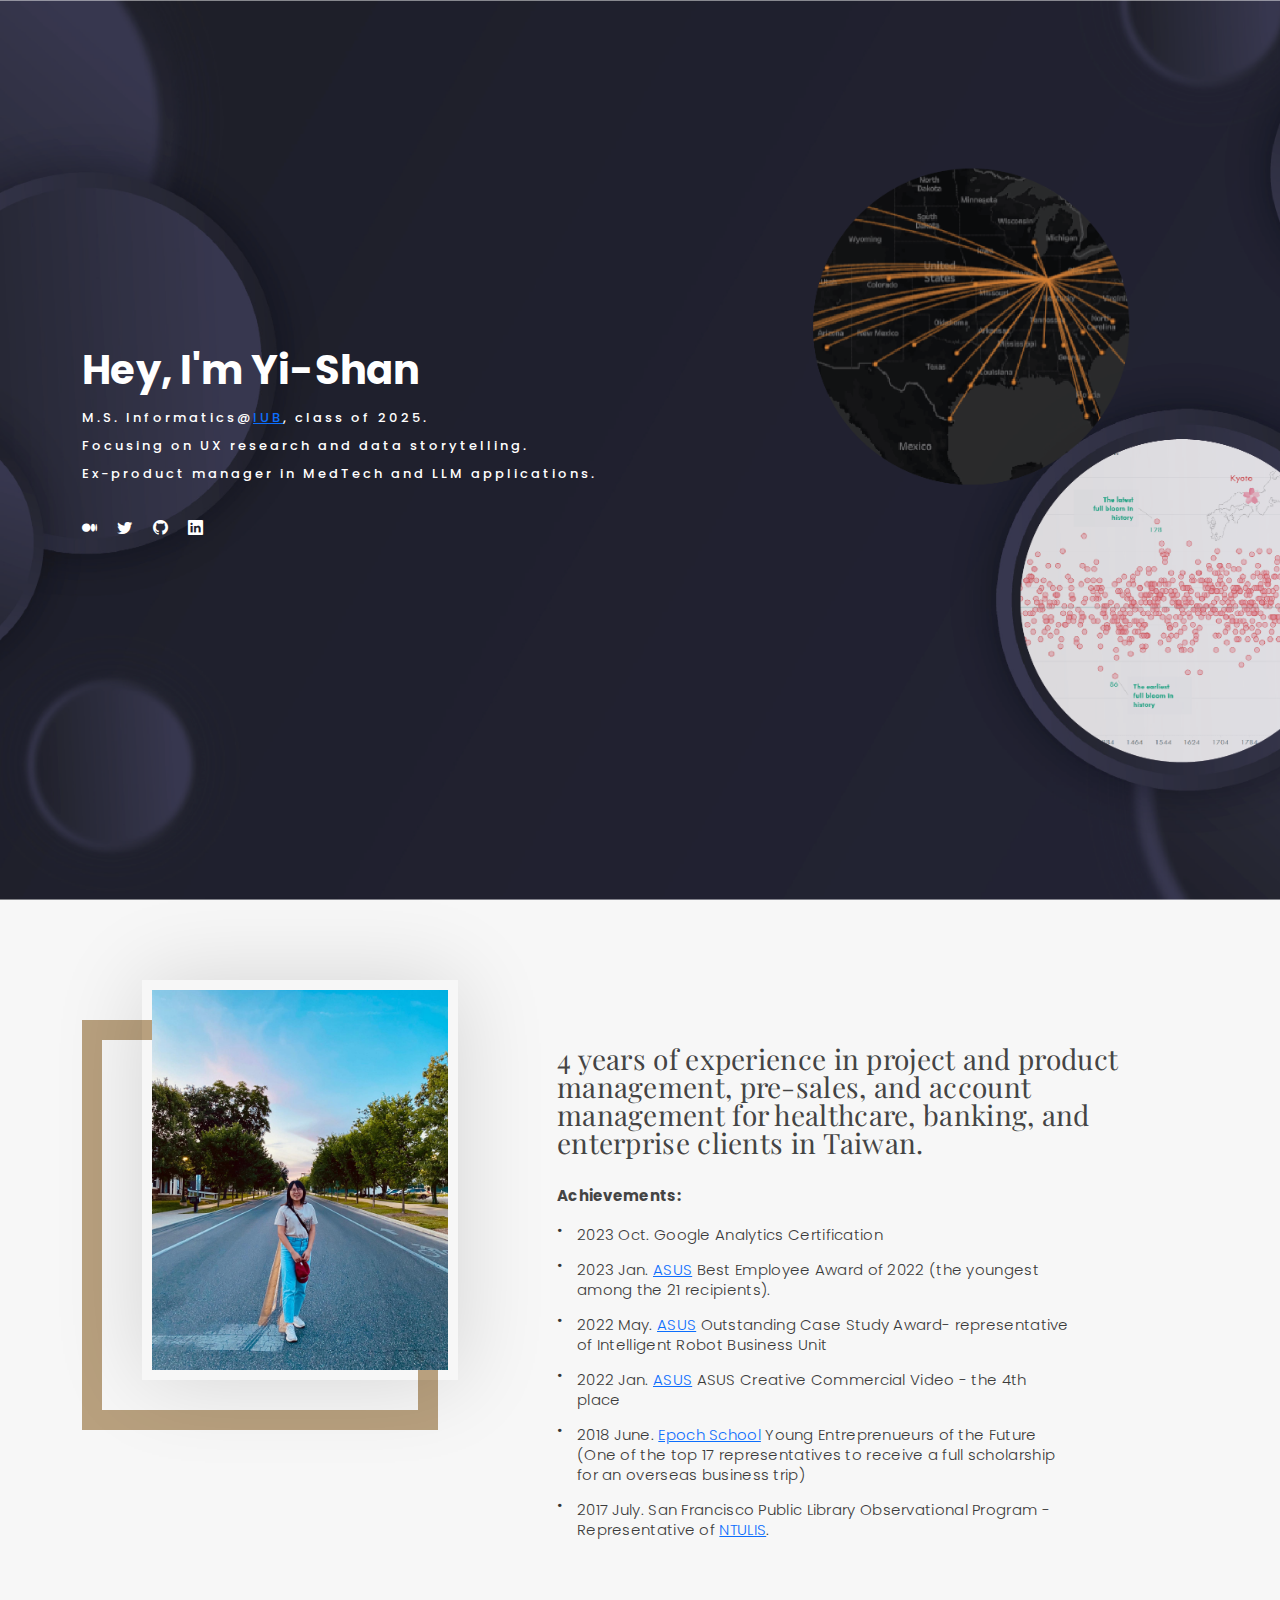
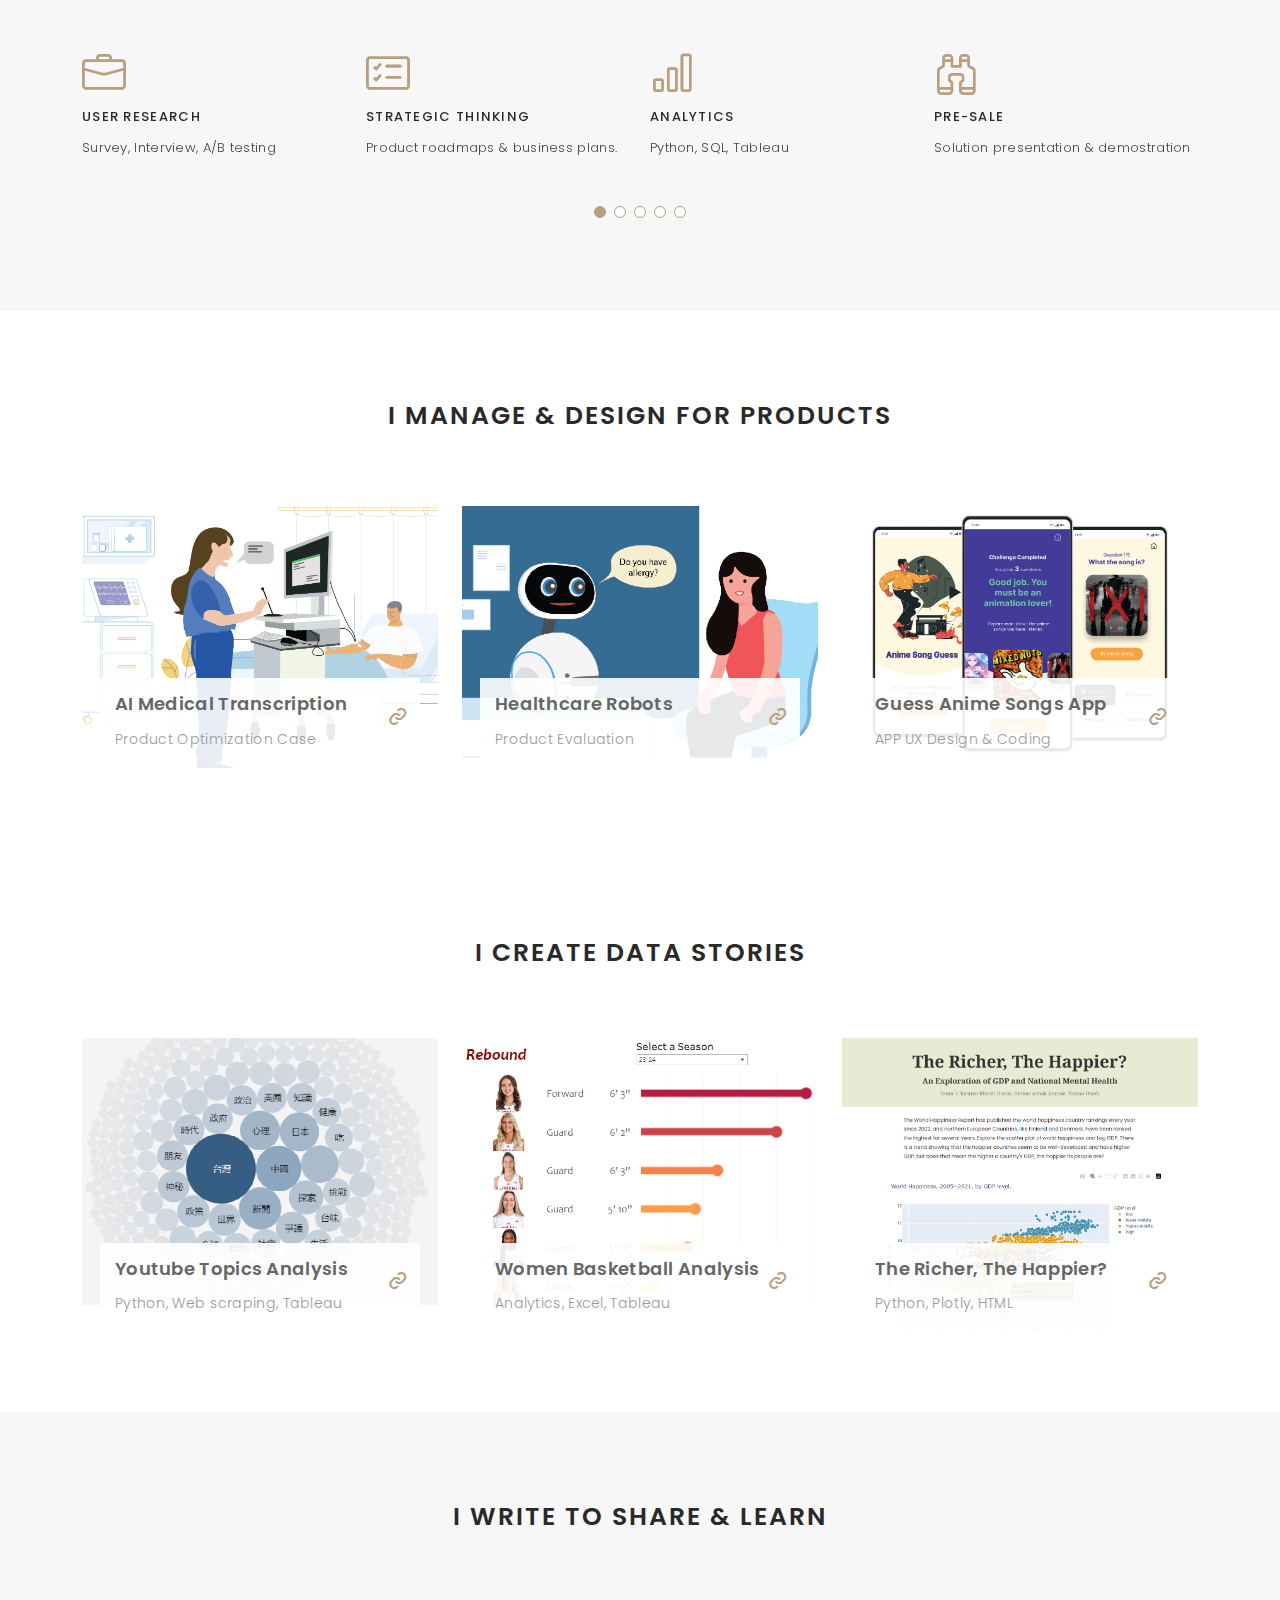
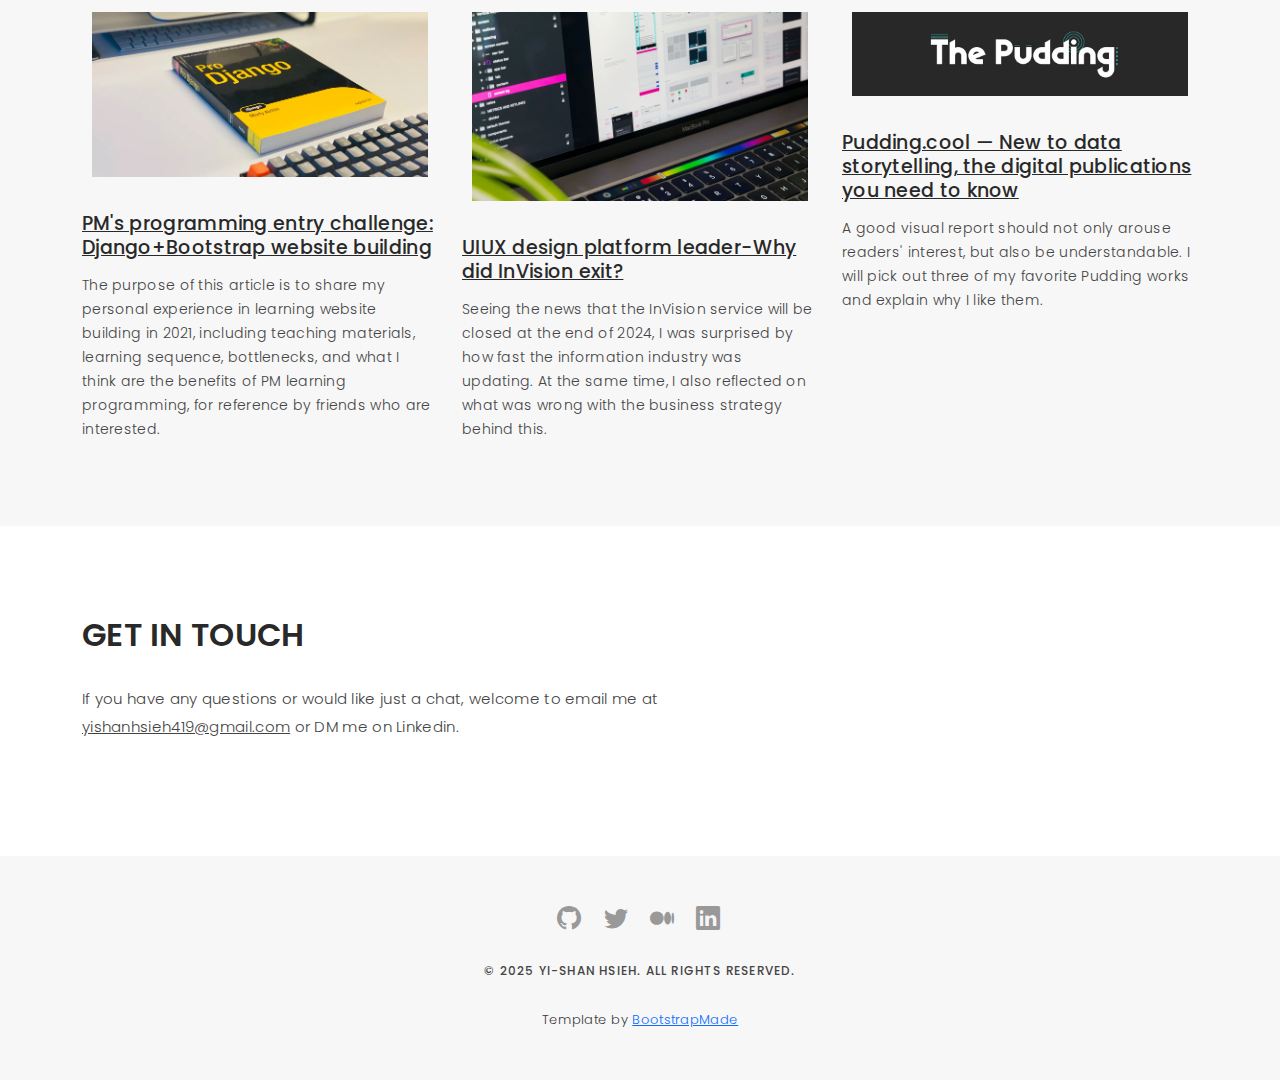
<file: index.html>
<!DOCTYPE html>
<html lang="en">
  <head>
    <meta charset="utf-8" />
    <meta content="width=device-width, initial-scale=1.0" name="viewport" />

    <title>Yi-Shan Hsieh's Portfolio</title>
    <meta content="" name="description" />
    <meta content="" name="keywords" />

    <!-- Favicons -->
    <link href="assets/img/favicon.png" rel="icon" />
    <link href="assets/img/apple-touch-icon.png" rel="apple-touch-icon" />

    <!-- Google Fonts -->
    <link
      href="https://fonts.googleapis.com/css?family=Poppins:300,300i,400,400i,500,500i,600,600i,700,700i|Playfair+Display:400,400i,500,500i,600,600i,700,700i,900,900i"
      rel="stylesheet"
    />

    <!-- Vendor CSS Files -->
    <link
      href="assets/vendor/bootstrap/css/bootstrap.min.css"
      rel="stylesheet"
    />
    <link
      href="assets/vendor/bootstrap-icons/bootstrap-icons.css"
      rel="stylesheet"
    />
    <link href="assets/vendor/boxicons/css/boxicons.min.css" rel="stylesheet" />
    <link
      href="assets/vendor/glightbox/css/glightbox.min.css"
      rel="stylesheet"
    />
    <link href="assets/vendor/swiper/swiper-bundle.min.css" rel="stylesheet" />

    <!-- Template Main CSS File -->
    <link href="assets/css/style.css" rel="stylesheet" />

    <!-- =======================================================
  * Template Name: Folio
  * Template URL: https://bootstrapmade.com/folio-bootstrap-portfolio-template/
  * Updated: Mar 17 2024 with Bootstrap v5.3.3
  * Author: BootstrapMade.com
  * License: https://bootstrapmade.com/license/
  ======================================================== -->
  </head>

  <body>
    <!-- ======= Header ======= -->
    <header id="header" class="fixed-top">
      <div class="container d-flex align-items-center justify-content-between">
        <a href="index.html" class="logo"
          ><img src="assets/img/logo.png" alt="" class="img-fluid"
        /></a>
        <!-- Uncomment below if you prefer to use an text logo -->
        <!-- <h1 class="logo"><a href="index.html">Folio</a></h1> -->

        <nav id="navbar" class="navbar">
          <ul>
            <li><a class="nav-link scrollto active" href="#hero">Home</a></li>
            <li><a class="nav-link scrollto" href="#about">About</a></li>
            <li>
              <a class="nav-link scrollto" href="#portfolio">Portfolio</a>
            </li>
            <li><a class="nav-link scrollto" href="#journal">Blog</a></li>

            <li><a class="nav-link scrollto" href="#contact">Contact</a></li>
          </ul>
          <i class="bi bi-list mobile-nav-toggle"></i>
        </nav>
        <!-- .navbar -->
      </div>
    </header>
    <!-- End Header -->

    <!-- ======= Hero Section ======= -->
    <div id="hero" class="home">
      <div class="container">
        <div class="hero-content">
          <h1>
            Hey, I'm Yi-Shan          
          </h1>
          <p>
            M.S. Informatics@<a href="https://informatics.indiana.edu/programs/ms-informatics/index.html" target="_blank" >IUB</a>, class of 2025.
          </br>Focusing on UX research and data storytelling. 
          </br>Ex-product manager in MedTech and LLM applications. 
          </p>

          <ul class="list-unstyled list-social">
            <li>
              <a target="_blank" href="https://medium.com/@yishanhsieh419"><i class="bi bi-medium"></i></a>
            </li>
            <li>
              <a target="_blank" href="https://x.com/yishanhsieh"><i class="bi bi-twitter"></i></a>
            </li>
            <li>
              <a target="_blank" href="https://github.com/yishanhsieh"><i class="bi bi-github"></i></a>
            </li> 
            <li>
              <a target="_blank" href="https://www.linkedin.com/in/yishanhsieh/"><i class="bi bi-linkedin"></i></a>
            </li>
          </ul>
        </div>
      </div>
    </div>
    <!-- End Hero -->

    <main id="main">
      <!-- ======= About Section ======= -->
      <div id="about" class="paddsection">
        <div class="container">
          <div class="row justify-content-between">
            <div class="col-lg-4">
              <div class="div-img-bg">
                <div class="about-img">
                  <img
                    src="assets/img/me.jpg"
                    class="img-responsive"
                    alt="me"
                  />
                </div>
              </div>
            </div>

            <div class="col-lg-7">
              <div class="about-descr">
                <p class="p-heading">
                  4 years of experience in project and product management, pre-sales, and
                  account management for healthcare, banking, and enterprise clients in Taiwan.
                </p>
                <div class="separator">
                  <p>Achievements:</p>
                  <ul>
                    <li>
                      2023 Oct.
                      Google Analytics Certification
                    </li>
                    <li>
                      2023 Jan.
                      <a href="https://www.asus.com/us/">ASUS</a> Best Employee Award of 2022 (the youngest among the 21 recipients).
                    </li>
                    <li>
                      2022 May. <a href="https://www.asus.com/us/">ASUS</a> Outstanding Case Study Award- representative of Intelligent Robot Business Unit
                    </li>
                    <li>
                      2022 Jan.
                      <a href="https://www.asus.com/us/">ASUS</a> ASUS Creative Commercial Video - the 4th place 
                    </li>
                    <li>
                      2018 June. <a href="https://school.epoch.org.tw/en/about">Epoch School</a> Young Entreprenueurs of the Future (One of the top 17 representatives to receive a full scholarship for an overseas business trip)
                    </li>
                    <li>
                      2017 July. San Francisco Public Library Observational Program - Representative of <a href="https://www.lis.ntu.edu.tw/">NTULIS</a>.
                    </li>
                  </ul>
                </div>
              </div>
            </div>
          </div>
        </div>
      </div>
      <!-- End About Section -->

      <!-- ======= Services Section ======= -->
      <div id="services">
        <div class="container">
          <div
            class="services-slider swiper"
            data-aos="fade-up"
            data-aos-delay="100"
          >
            <div class="swiper-wrapper">
              <div class="swiper-slide">
                <div class="services-block">
                  <i class="bi bi-briefcase"></i>
                  <span>User Research</span>
                  <p class="separator">
                    Survey, Interview, A/B testing
                  </p>
                </div>
              </div>
              <!-- End testimonial item -->

              <div class="swiper-slide">
                <div class="services-block">
                  <i class="bi bi-card-checklist"></i>
                  <span>Strategic thinking</span>
                  <p class="separator">
                    Product roadmaps & business plans. 
                  </p>
                </div>
              </div>
              <!-- End testimonial item -->

              <div class="swiper-slide">
                <div class="services-block">
                  <i class="bi bi-bar-chart"></i>
                  <span>Analytics</span>
                  <p class="separator">
                    Python, SQL, Tableau
                  </p>
                </div>
              </div>
              <!-- End testimonial item -->

              <div class="swiper-slide">
                <div class="services-block">
                  <i class="bi bi-binoculars"></i>
                  <span>Pre-sale</span>
                  <p class="separator">
                    Solution presentation & demostration
                  </p>
                </div>
              </div>
              <!-- End testimonial item -->

              <div class="swiper-slide">
                <div class="services-block">
                  <i class="bi bi-brightness-high"></i>
                  <span>Customer Relation</span>
                  <p class="separator">
                    Manage relationships with vendors, partners and customers
                  </p>
                </div>
              </div>
              <!-- End testimonial item -->
            </div>
            <div class="swiper-pagination"></div>
          </div>
        </div>
      </div>
      <!-- End Services Section -->

      <!-- ======= Portfolio Section ======= -->
      <div id="portfolio" class="paddsection">
        <div class="container">
          <div class="section-title text-center">
            <h2>I manage & design for products</h2>
          </div>
        </div>

        <div class="container">
          <div class="row portfolio-container">
            <div class="col-lg-4 col-md-6 portfolio-item">
              <img
                src="assets/img/portfolio/ai-medical-transcription.png"
                class="img-fluid"
                alt=""
              />
              <div class="portfolio-info">
                <h4>AI Medical Transcription</h4>
                <p>Product Optimization Case</p>
                <a
                  href="ai-medical-details.html"
                  class="details-link"
                  title="More Details"
                  ><i class="bx bx-link"></i
                ></a>
              </div>
            </div>
            <div class="col-lg-4 col-md-6 portfolio-item filter-ai">
              <img
                src="assets/img/portfolio/healthcare-robot.png"
                class="img-fluid"
                alt=""
              />
              <div class="portfolio-info">
                <h4>Healthcare Robots</h4>
                <p>Product Evaluation</p>

                <a
                  href="zenbo-details.html"
                  class="details-link"
                  title="More Details"
                  ><i class="bx bx-link"></i
                ></a>
              </div>
            </div>

            
            <div class="col-lg-4 col-md-6 portfolio-item filter-web-app">
              <img
                src="assets/img/portfolio/anime-app.png"
                class="img-fluid"
                alt=""
              />
              <div class="portfolio-info">
                <h4>Guess Anime Songs App</h4>
                <p>APP UX Design & Coding</p>
    
                <a
                  href="song-app-details.html"
                  class="details-link"
                  title="More Details"
                  ><i class="bx bx-link"></i
                ></a>
              </div>
            </div>
          </div>
        </div>
      </div>

      <!-- ======= Portfolio Section 2 ======= -->
      <div id="portfolio-2" class="paddsection">
        <div class="container">
          <div class="section-title text-center">
            <h2>I create data stories</h2>
          </div>
        </div>

        <div class="container">
          <div class="row portfolio-container">
            <div class="col-lg-4 col-md-6 portfolio-item">
              <img
                src="assets/img/portfolio/77-analysis.png"
                class="img-fluid"
                alt=""
              />
              <div class="portfolio-info">
                <h4>Youtube Topics Analysis</h4>
                <p>Python, Web scraping, Tableau</p>
                <a
                  href="77-details.html"
                  class="details-link"
                  title="More Details"
                  ><i class="bx bx-link"></i
                ></a>
              </div>
            </div>

            <div class="col-lg-4 col-md-6 portfolio-item">
              <img
                src="assets/img/portfolio/basketball-analysis.png"
                class="img-fluid"
                alt=""
              />
              <div class="portfolio-info">
                <h4>Women Basketball Analysis</h4>
                <p>Analytics, Excel, Tableau</p>
                <a
                  href="IUB-details.html"
                  class="details-link"
                  title="More Details"
                  ><i class="bx bx-link"></i
                ></a>
              </div>
            </div>
            <div class="col-lg-4 col-md-6 portfolio-item">
              <img
                src="assets/img/portfolio/wealth-details.png"
                class="img-fluid"
                alt=""
              />
              <div class="portfolio-info">
                <h4>The Richer, The Happier?</h4>
                <p>Python, Plotly, HTML</p>
                <a
                  href="wealth-details.html"
                  class="details-link"
                  title="More Details"
                  ><i class="bx bx-link"></i
                ></a>
              </div>
            </div>
          </div>
        </div>
      </div>

      <!-- End Portfolio Section -->

      <!-- ======= Journal Section ======= -->
      <div id="journal" class="text-left paddsection">
        <div class="container">
          <div class="section-title text-center">
            <h2>I write to share & learn</h2>
          </div>
        </div>

        <div class="container">
          <div class="journal-block">
            <div class="row">
              <div class="col-lg-4 col-md-6">
                <div class="journal-info">
                  <a href="https://medium.com/@yishanhsieh419/pm%E7%9A%84%E7%A8%8B%E5%BC%8F%E5%85%A5%E9%96%80%E6%8C%91%E6%88%B0-django-bootstrap-%E6%9E%B6%E7%B6%B2%E7%AB%99-98679d1cdefb"
                    ><img
                      src="assets/img/article1-img.webp"
                      class="img-responsive"
                      alt="img"
                  /></a>

                  <div class="journal-txt">
                    <h4>
                      <a target="_blank" href="https://medium.com/@yishanhsieh419/pm%E7%9A%84%E7%A8%8B%E5%BC%8F%E5%85%A5%E9%96%80%E6%8C%91%E6%88%B0-django-bootstrap-%E6%9E%B6%E7%B6%B2%E7%AB%99-98679d1cdefb"
                        >PM's programming entry challenge: Django+Bootstrap website building</a
                      >
                    </h4>
                    <p class="separator">
                      The purpose of this article is to share my personal experience in learning website building in 2021, including teaching materials, learning sequence, bottlenecks, and what I think are the benefits of PM learning programming, for reference by friends who are interested.
                    </p>
                  </div>
                </div>
              </div>

              <div class="col-lg-4 col-md-6">
                <div class="journal-info">
                  <a href="https://medium.com/@yishanhsieh419/uiux%E8%A8%AD%E8%A8%88%E5%B9%B3%E5%8F%B0%E5%A4%A7%E4%BD%AC-invision%E7%82%BA%E4%BD%95%E9%80%80%E5%A0%B4-15ffb0d34a03"
                    ><img
                      src="assets/img/article2-img.webp"
                      class="img-responsive"
                      alt="img"
                  /></a>

                  <div class="journal-txt">
                    <h4>
                      <a target="_blank" href="https://medium.com/@yishanhsieh419/uiux%E8%A8%AD%E8%A8%88%E5%B9%B3%E5%8F%B0%E5%A4%A7%E4%BD%AC-invision%E7%82%BA%E4%BD%95%E9%80%80%E5%A0%B4-15ffb0d34a03"
                        >UIUX design platform leader-Why did InVision exit?</a
                      >
                    </h4>
                    <p class="separator">
                      Seeing the news that the InVision service will be closed at the end of 2024, I was surprised by how fast the information industry was updating. At the same time, I also reflected on what was wrong with the business strategy behind this. 
                    </p>
                  </div>
                </div>
              </div>

              <div class="col-lg-4 col-md-6">
                <div class="journal-info">
                  <a href="https://medium.com/tableau%E7%94%A8%E6%95%B8%E6%93%9A%E8%AA%AA%E6%95%85%E4%BA%8B/pudding-cool-%E5%88%9D%E5%85%A5data-storytelling-%E4%BD%A0%E5%BF%85%E8%A6%81%E8%AA%8D%E8%AD%98%E7%9A%84%E6%95%B8%E4%BD%8D%E5%88%8A%E7%89%A9-787d17a9eb5d"
                    ><img
                      src="assets/img/article3-img.webp"
                      class="img-responsive"
                      alt="img"
                  /></a>

                  <div class="journal-txt">
                    <h4>
                      <a href="https://medium.com/tableau%E7%94%A8%E6%95%B8%E6%93%9A%E8%AA%AA%E6%95%85%E4%BA%8B/pudding-cool-%E5%88%9D%E5%85%A5data-storytelling-%E4%BD%A0%E5%BF%85%E8%A6%81%E8%AA%8D%E8%AD%98%E7%9A%84%E6%95%B8%E4%BD%8D%E5%88%8A%E7%89%A9-787d17a9eb5d"
                        target="_blank">Pudding.cool — New to data storytelling, the digital publications you need to know</a
                      >
                    </h4>
                    <p class="separator">
                      A good visual report should not only arouse readers' interest, but also be understandable. I will pick out three of my favorite Pudding works and explain why I like them.
                    </p>
                  </div>
                </div>
              </div>
            </div>
          </div>
        </div>
      </div>
      <!-- End Journal Section -->

      <!-- ======= Contact Section ======= -->
      <div id="contact" class="paddsection">
        <div class="container">
          <div class="contact-block1">
            <div class="row">
              <div class="col-lg-8">
                <div class="contact-contact">
                  <h2 class="mb-30">GET IN TOUCH</h2>

                  <div class="contact-details">
                    <p>If you have any questions or would like just a chat, 
                    welcome to email me at <u>yishanhsieh419@gmail.com</u>
                    or DM me on Linkedin.
                    </p>
                  </div>
                </div>
              </div>
            </div>
          </div>
        </div>
      </div>
      <!-- End Contact Section -->
    </main>
    <!-- End #main -->

    <!-- ======= Footer ======= -->
    <div id="footer" class="text-center">
      <div class="container">
        <div class="socials-media text-center">
          <ul class="list-unstyled">
            <li>
              <a target="_blank" href="https://github.com/yishanhsieh"
                ><i class="bi bi-github"></i
              ></a>
            </li>
            <li>
              <a target="_blank" href="https://x.com/yishanhsieh"
                ><i class="bi bi-twitter"></i
              ></a>
            </li>
            <li>
              <a target="_blank" href="https://medium.com/@yishanhsieh419"
                ><i class="bi bi-medium"></i
              ></a>
            </li>
            <li>
              <a target="_blank" href="https://www.linkedin.com/in/yishanhsieh/"
                ><i class="bi bi-linkedin"></i
              ></a>
            </li>
          </ul>
        </div>

        <p>&copy; 2025 Yi-Shan Hsieh. All Rights Reserved.</p>

        <div class="credits">
          <!--
        All the links in the footer should remain intact.
        You can delete the links only if you purchased the pro version.
        Licensing information: https://bootstrapmade.com/license/
        Purchase the pro version with working PHP/AJAX contact form: https://bootstrapmade.com/buy/?theme=Folio
      -->
        Template by <a href="https://bootstrapmade.com/">BootstrapMade</a>
        </div>
      </div>
    </div>
    <!-- End Footer -->

    <a
      href="#"
      class="back-to-top d-flex align-items-center justify-content-center"
      ><i class="bi bi-arrow-up-short"></i
    ></a>

    <!-- Vendor JS Files -->
    <script src="assets/vendor/bootstrap/js/bootstrap.bundle.min.js"></script>
    <script src="assets/vendor/glightbox/js/glightbox.min.js"></script>
    <script src="assets/vendor/isotope-layout/isotope.pkgd.min.js"></script>
    <script src="assets/vendor/swiper/swiper-bundle.min.js"></script>
    <script src="assets/vendor/typed.js/typed.umd.js"></script>
    <script src="assets/vendor/php-email-form/validate.js"></script>

    <!-- Template Main JS File -->
    <script src="assets/js/main.js"></script>
  </body>
</html>
</file>
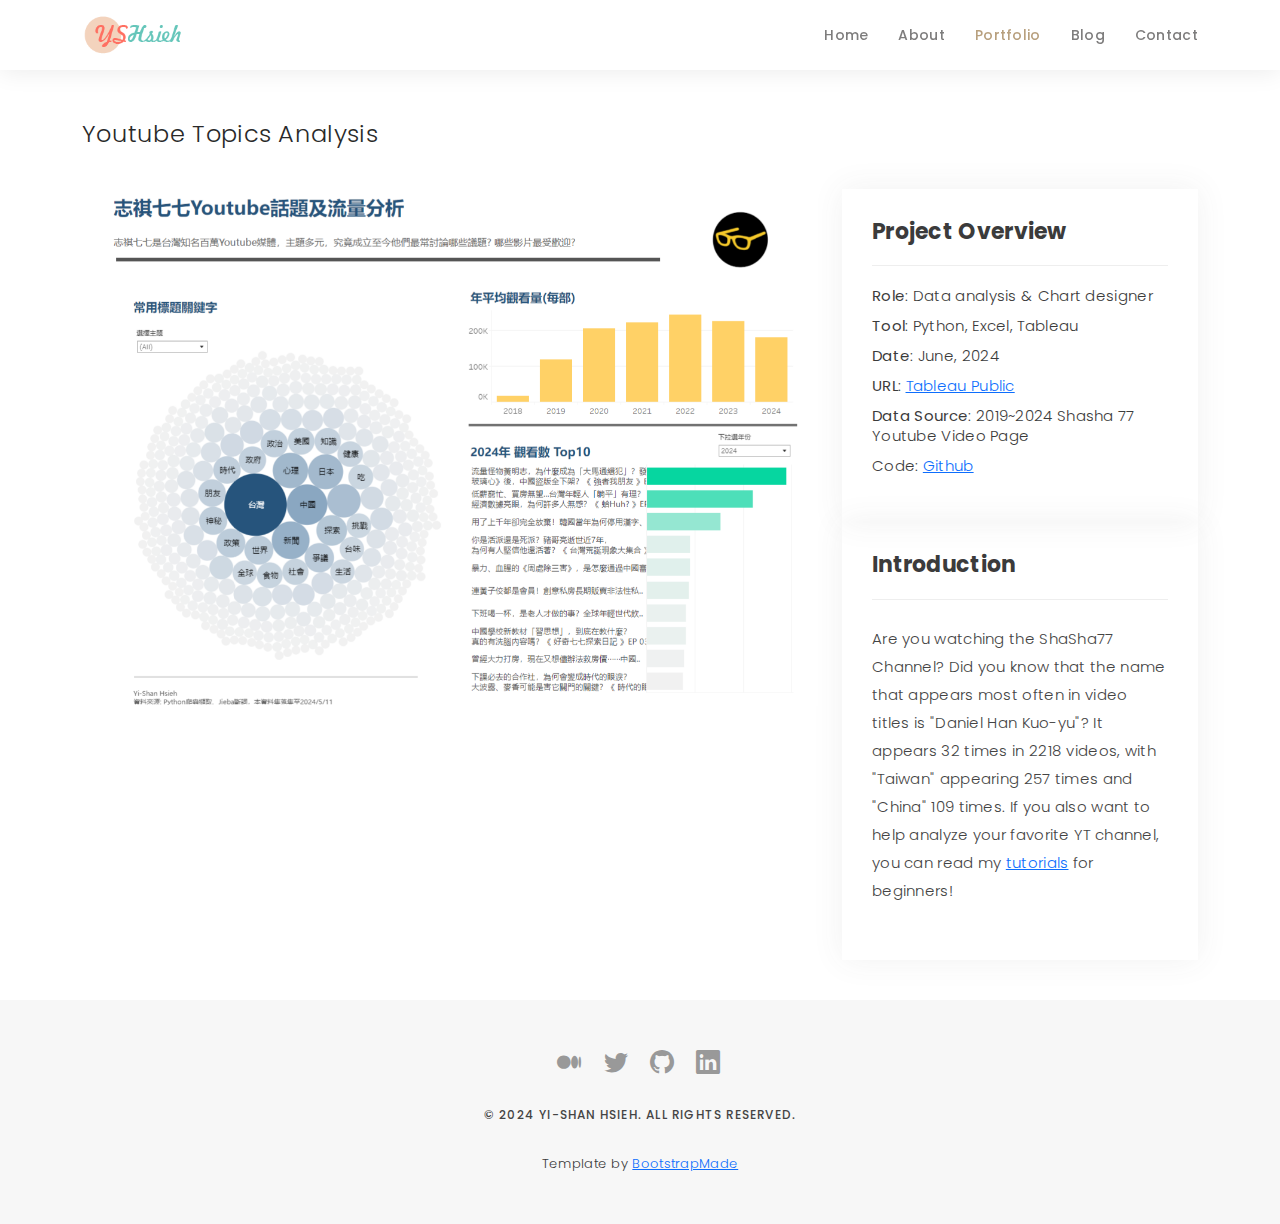
<file: 77-details.html>
<!DOCTYPE html>
<html lang="en">
  <head>
    <meta charset="utf-8" />
    <meta content="width=device-width, initial-scale=1.0" name="viewport" />

    <title>IU Women Basketball Analysis</title>
    <meta content="" name="description" />
    <meta content="" name="keywords" />

    <!-- Favicons -->
    <link href="assets/img/favicon.png" rel="icon" />
    <link href="assets/img/apple-touch-icon.png" rel="apple-touch-icon" />

    <!-- Google Fonts -->
    <link
      href="https://fonts.googleapis.com/css?family=Poppins:300,300i,400,400i,500,500i,600,600i,700,700i|Playfair+Display:400,400i,500,500i,600,600i,700,700i,900,900i"
      rel="stylesheet"
    />

    <!-- Vendor CSS Files -->
    <link
      href="assets/vendor/bootstrap/css/bootstrap.min.css"
      rel="stylesheet"
    />
    <link
      href="assets/vendor/bootstrap-icons/bootstrap-icons.css"
      rel="stylesheet"
    />
    <link href="assets/vendor/boxicons/css/boxicons.min.css" rel="stylesheet" />
    <link
      href="assets/vendor/glightbox/css/glightbox.min.css"
      rel="stylesheet"
    />
    <link href="assets/vendor/swiper/swiper-bundle.min.css" rel="stylesheet" />

    <!-- Template Main CSS File -->
    <link href="./assets/css/style.css" rel="stylesheet" />

    <!-- =======================================================
  * Template Name: Folio
  * Template URL: https://bootstrapmade.com/folio-bootstrap-portfolio-template/
  * Updated: Mar 17 2024 with Bootstrap v5.3.3
  * Author: BootstrapMade.com
  * License: https://bootstrapmade.com/license/
  ======================================================== -->
  </head>

  <body>
    <!-- ======= Header ======= -->
    <header id="header" class="fixed-top header-inner-pages">
      <div class="container d-flex align-items-center justify-content-between">
        <a href="index.html" class="logo"
          ><img src="assets/img/logo.png" alt="" class="img-fluid"
        /></a>
        <!-- Uncomment below if you prefer to use an text logo -->
        <!-- <h1 class="logo"><a href="index.html">Folio</a></h1> -->

        <nav id="navbar" class="navbar">
          <ul>
            <li><a class="nav-link scrollto" href="./#hero">Home</a></li>
            <li><a class="nav-link scrollto" href="./#about">About</a></li>
            <li>
              <a class="nav-link active scrollto" href="./#portfolio"
                >Portfolio</a
              >
            </li>
            <li><a class="nav-link scrollto" href="./#journal">Blog</a></li>

            <li><a class="nav-link scrollto" href="./#contact">Contact</a></li>
          </ul>
          <i class="bi bi-list mobile-nav-toggle"></i>
        </nav>
        <!-- .navbar -->
      </div>
    </header>
    <!-- End Header -->

    <main id="main">
      <!-- ======= Breadcrumbs Section ======= -->

      <section class="breadcrumbs">
        <div class="container">
          <div class="d-flex justify-content-between align-items-center">
            <h2>Youtube Topics Analysis</h2>
          </div>
        </div>
      </section>

      <!-- Breadcrumbs Section -->

      <!-- ======= Portfolio Details Section ======= -->
      <section id="portfolio-details" class="portfolio-details">
        <div class="container">
          <div class="row gy-4">
            <div class="col-lg-8">
              <div class="portfolio-details-slider swiper">
                <div class="swiper-wrapper align-items-center">
                  <div class="swiper-slide">
                    <img src="assets/img/portfolio/77-details.png" alt="" />
                  </div>
                </div>
                <div class="swiper-pagination"></div>
              </div>
            </div>

            <div class="col-lg-4">
              <div class="portfolio-info">
                <h3>Project Overview</h3>
                <ul>
                  <li><strong>Role</strong>: Data analysis & Chart designer</li>
                  <li><strong>Tool</strong>: Python, Excel, Tableau</li>

                  <li><strong>Date</strong>: June, 2024</li>

                  <li>
                    <strong>URL</strong>:
                    <a
                      href="https://public.tableau.com/views/shasha77/Dashboard1?:language=en-US&:sid=&:redirect=auth&:display_count=n&:origin=viz_share_link"
                      target="_blank"
                      >Tableau Public</a
                    >
                  </li>

                  <li>
                    <strong>Data Source</strong>: 2019~2024 Shasha 77 Youtube
                    Video Page
                  </li>
                  <li>
                    Code:
                    <a
                      href="https://github.com/yishanhsieh/shasha77-yt-crawling"
                      target="_blank"
                      >Github</a
                    >
                  </li>
                </ul>
              </div>
              <div class="portfolio-info">
                <h3>Introduction</h3>
                <p>
                  Are you watching the ShaSha77 Channel? Did you know that the
                  name that appears most often in video titles is "Daniel Han
                  Kuo-yu"? It appears 32 times in 2218 videos, with "Taiwan"
                  appearing 257 times and "China" 109 times. If you also want to
                  help analyze your favorite YT channel, you can read my
                  <a
                    href="https://medium.com/tableau%E7%94%A8%E6%95%B8%E6%93%9A%E8%AA%AA%E6%95%85%E4%BA%8B/%E7%B5%A6%E6%96%B0%E6%89%8B%E7%9A%84%E7%B6%B2%E8%B7%AF%E7%88%AC%E8%9F%B2-%E8%B3%87%E6%96%99%E8%A6%96%E8%A6%BA%E5%8C%96%E6%95%99%E5%AD%B8-%E5%88%86%E6%9E%90%E4%BD%A0%E6%84%9B%E7%9A%84yt%E5%BD%B1%E7%89%87%E6%A8%99%E9%A1%8C%E5%8F%8A%E6%B5%81%E9%87%8F-%E4%B8%8A-f32d7a4aa371"
                    >tutorials</a
                  >
                  for beginners!
                </p>
              </div>
              <br /><br />
            </div>
          </div>
        </div>
      </section>
      <!-- End Portfolio Details Section -->
    </main>
    <!-- End #main -->

    <!-- ======= Footer ======= -->
    <div id="footer" class="text-center">
      <div class="container">
        <div class="socials-media text-center">
          <ul class="list-unstyled">
            <li>
              <a target="_blank" href="https://medium.com/@yishanhsieh419">
                <i class="bi bi-medium"></i
              ></a>
            </li>
            <li>
              <a target="_blank" href="https://x.com/yishanhsieh">
                <i class="bi bi-twitter"></i
              ></a>
            </li>
            <li>
              <a target="_blank" href="https://github.com/yishanhsieh">
                <i class="bi bi-github"></i
              ></a>
            </li>
            <li>
              <a
                target="_blank"
                href="https://www.linkedin.com/in/sandy-yishanhsieh/"
              >
                <i class="bi bi-linkedin"></i
              ></a>
            </li>
          </ul>
        </div>

        <p>&copy; 2024 Yi-Shan Hsieh. All Rights Reserved.</p>

        <div class="credits">
          <!--
        All the links in the footer should remain intact.
        You can delete the links only if you purchased the pro version.
        Licensing information: https://bootstrapmade.com/license/
        Purchase the pro version with working PHP/AJAX contact form: https://bootstrapmade.com/buy/?theme=Folio
      -->
          Template by <a href="https://bootstrapmade.com/">BootstrapMade</a>
        </div>
      </div>
    </div>
    <!-- End Footer -->

    <a
      href="#"
      class="back-to-top d-flex align-items-center justify-content-center"
      ><i class="bi bi-arrow-up-short"></i
    ></a>

    <!-- Vendor JS Files -->
    <script src="assets/vendor/bootstrap/js/bootstrap.bundle.min.js"></script>
    <script src="assets/vendor/glightbox/js/glightbox.min.js"></script>
    <script src="assets/vendor/isotope-layout/isotope.pkgd.min.js"></script>
    <script src="assets/vendor/swiper/swiper-bundle.min.js"></script>
    <script src="assets/vendor/typed.js/typed.umd.js"></script>
    <script src="assets/vendor/php-email-form/validate.js"></script>

    <!-- Template Main JS File -->
    <script src="assets/js/main.js"></script>
  </body>
</html>
</file>
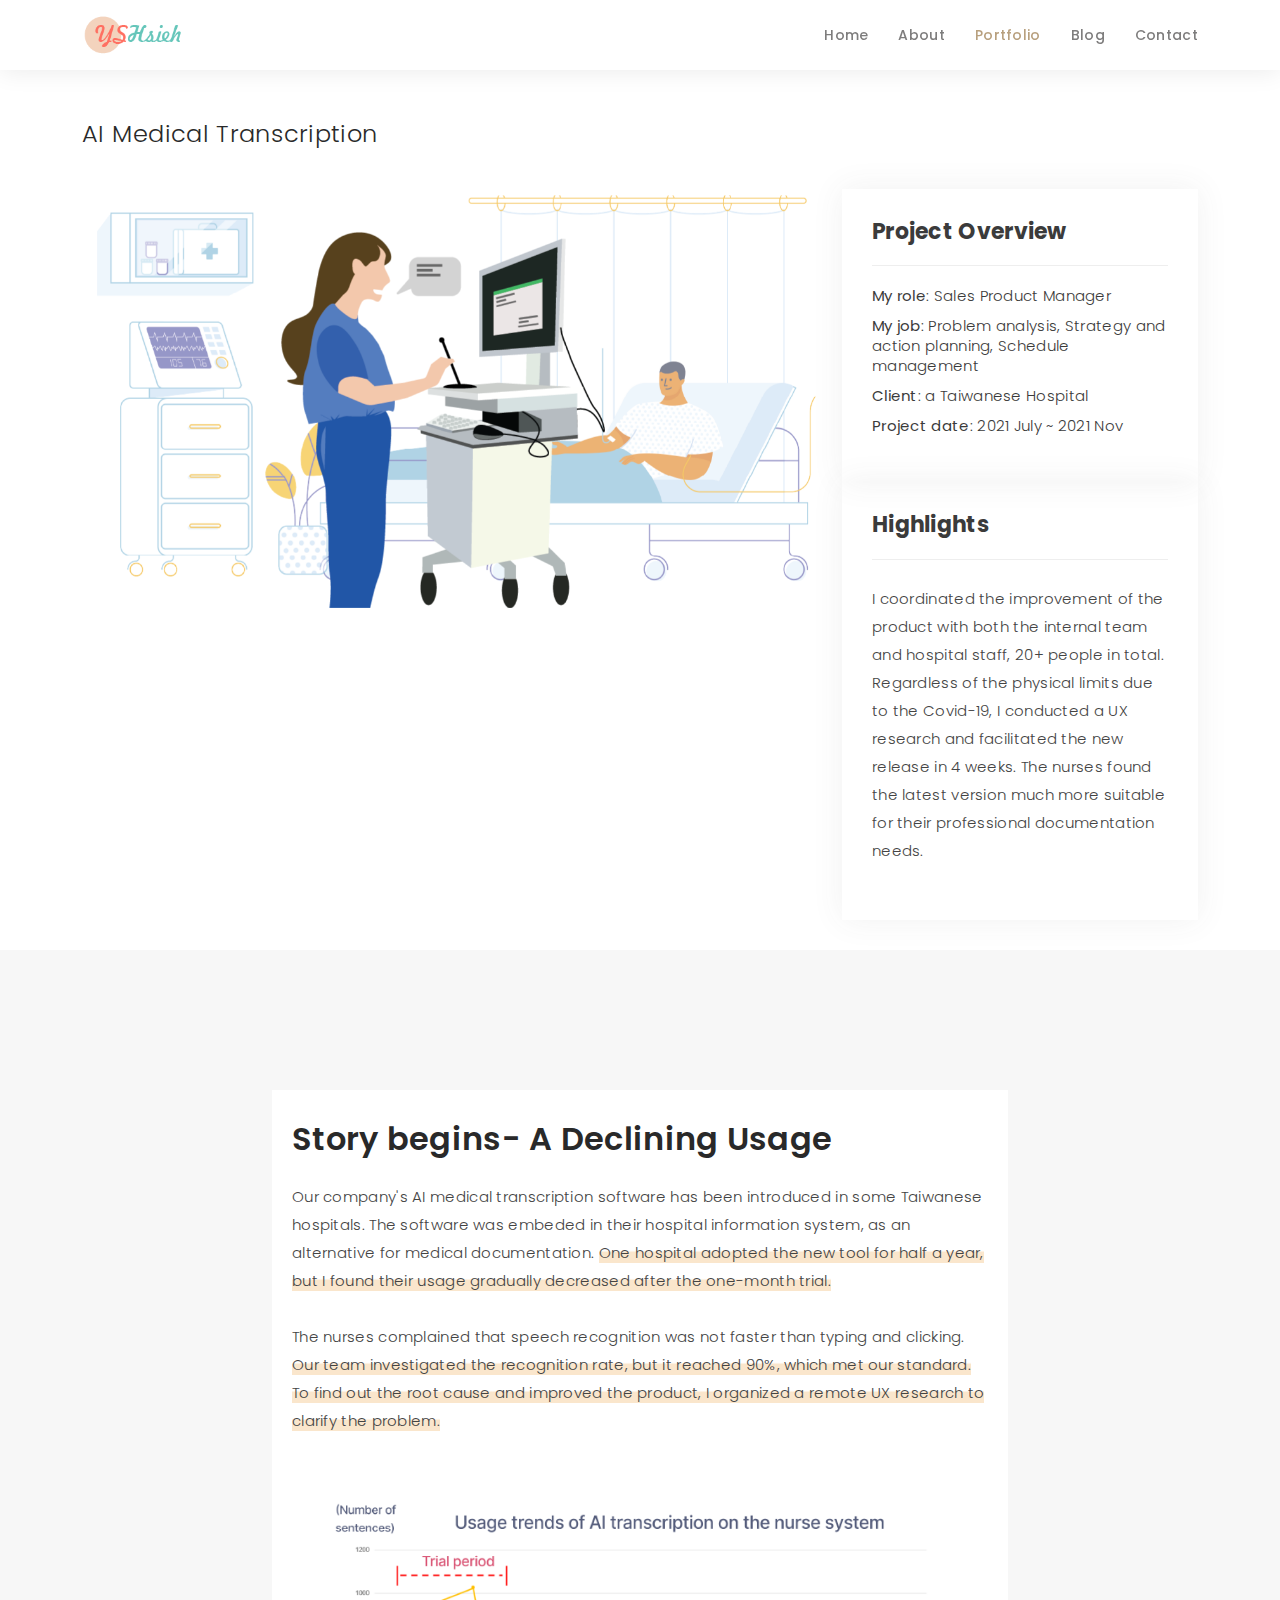
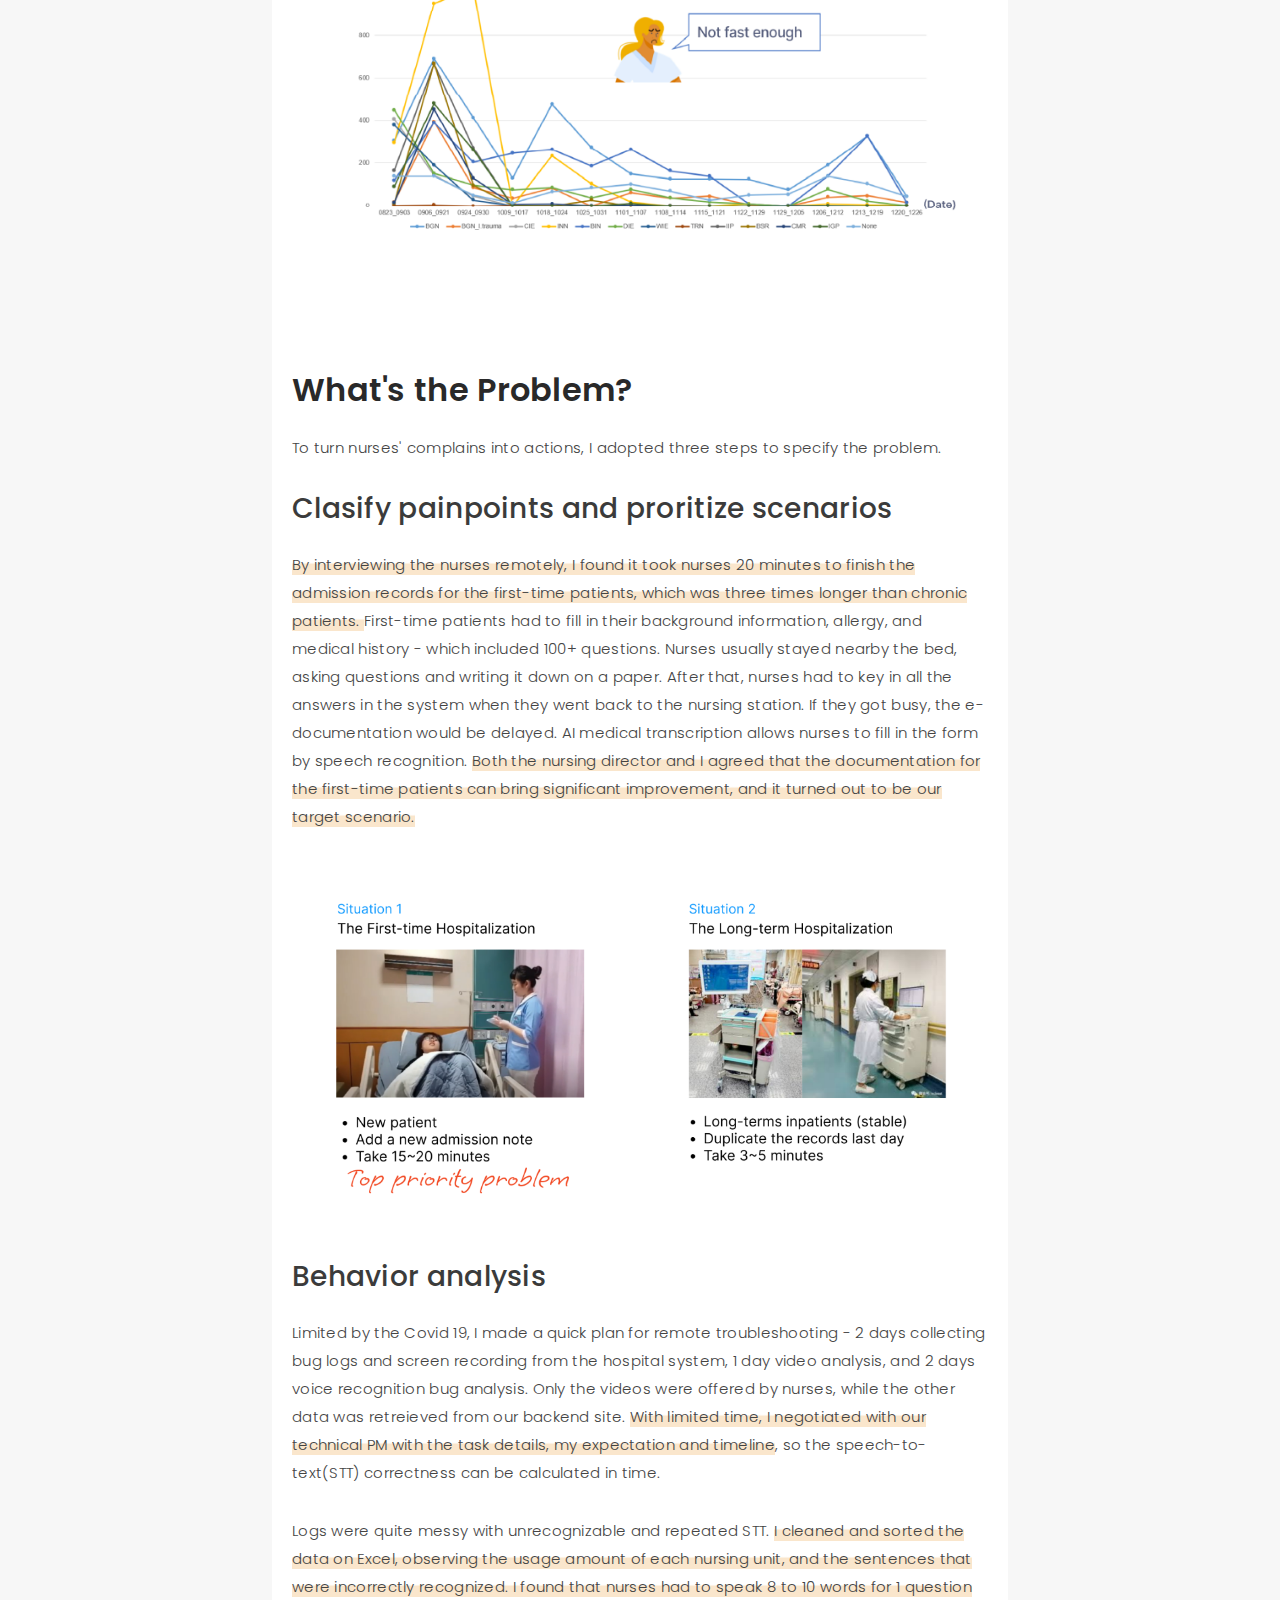
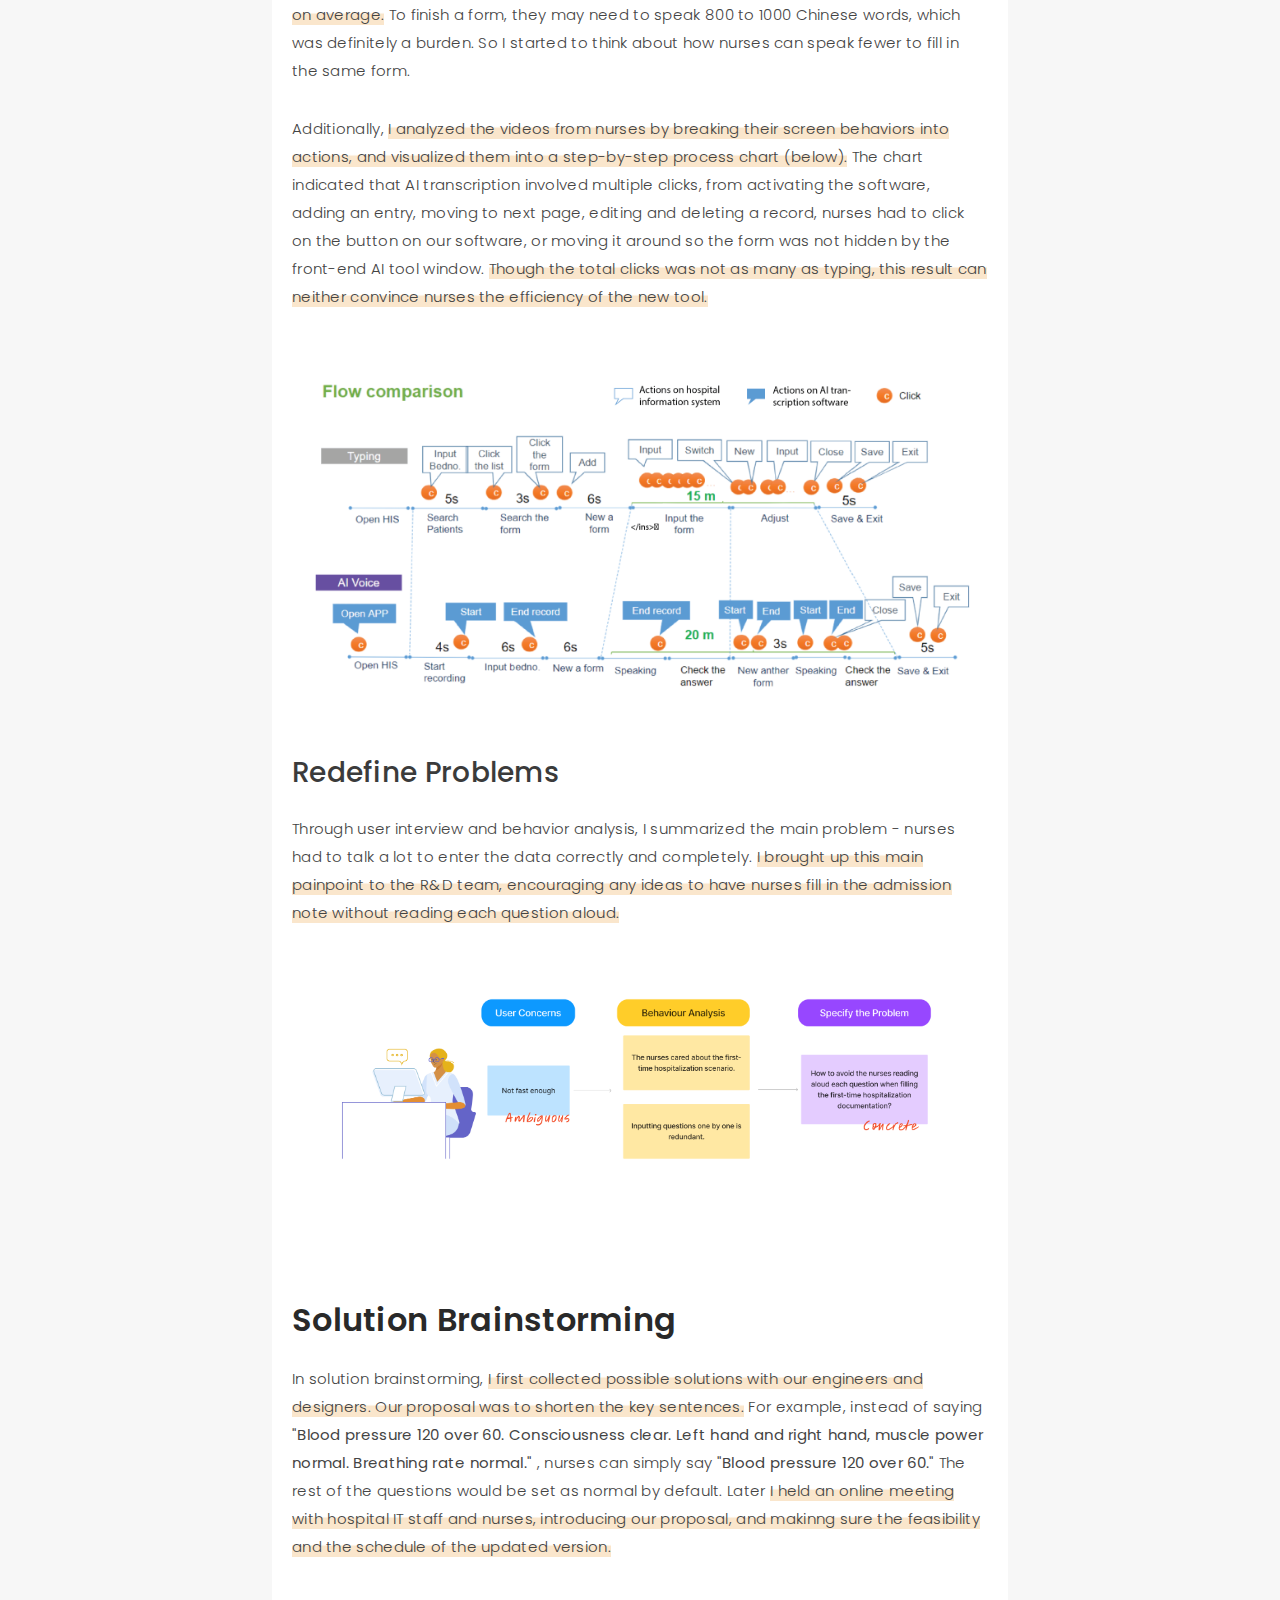
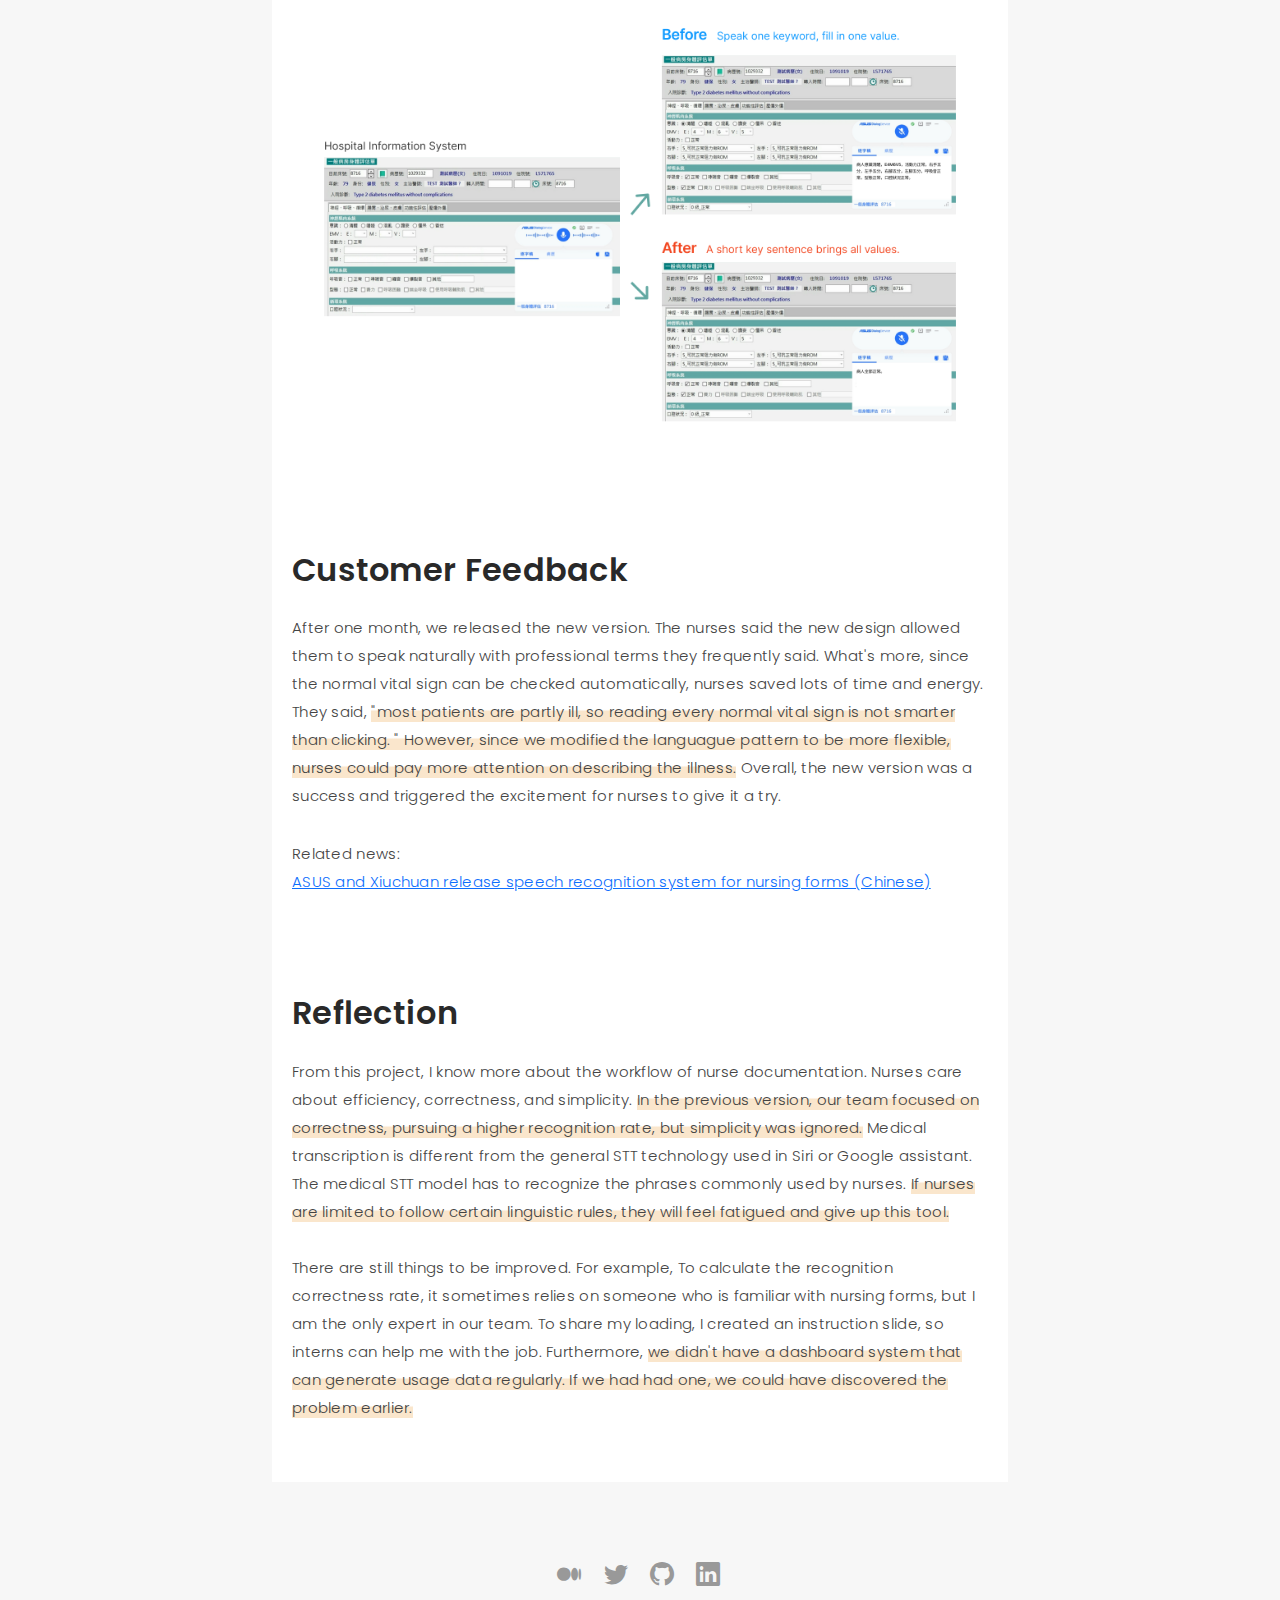
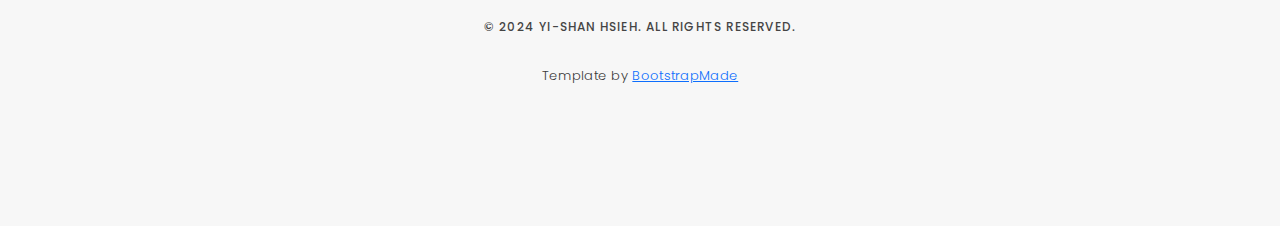
<file: ai-medical-details.html>
<!DOCTYPE html>
<html lang="en">
  <head>
    <meta charset="utf-8" />
    <meta content="width=device-width, initial-scale=1.0" name="viewport" />

    <title>AI Medical Transcription</title>
    <meta content="" name="description" />
    <meta content="" name="keywords" />

    <!-- Favicons -->
    <link href="assets/img/favicon.png" rel="icon" />
    <link href="assets/img/apple-touch-icon.png" rel="apple-touch-icon" />

    <!-- Google Fonts -->
    <link
      href="https://fonts.googleapis.com/css?family=Poppins:300,300i,400,400i,500,500i,600,600i,700,700i|Playfair+Display:400,400i,500,500i,600,600i,700,700i,900,900i"
      rel="stylesheet"
    />

    <!-- Vendor CSS Files -->
    <link
      href="assets/vendor/bootstrap/css/bootstrap.min.css"
      rel="stylesheet"
    />
    <link
      href="assets/vendor/bootstrap-icons/bootstrap-icons.css"
      rel="stylesheet"
    />
    <link href="assets/vendor/boxicons/css/boxicons.min.css" rel="stylesheet" />
    <link
      href="assets/vendor/glightbox/css/glightbox.min.css"
      rel="stylesheet"
    />
    <link href="assets/vendor/swiper/swiper-bundle.min.css" rel="stylesheet" />

    <!-- Template Main CSS File -->
    <link href="./assets/css/style.css" rel="stylesheet" />

    <!-- =======================================================
  * Template Name: Folio
  * Template URL: https://bootstrapmade.com/folio-bootstrap-portfolio-template/
  * Updated: Mar 17 2024 with Bootstrap v5.3.3
  * Author: BootstrapMade.com
  * License: https://bootstrapmade.com/license/
  ======================================================== -->
  </head>

  <body>
    <!-- ======= Header ======= -->
    <header id="header" class="fixed-top header-inner-pages">
      <div class="container d-flex align-items-center justify-content-between">
        <a href="index.html" class="logo"
          ><img src="assets/img/logo.png" alt="" class="img-fluid"
        /></a>
        <!-- Uncomment below if you prefer to use an text logo -->
        <!-- <h1 class="logo"><a href="index.html">Folio</a></h1> -->

        <nav id="navbar" class="navbar">
          <ul>
            <li><a class="nav-link scrollto" href="./#hero">Home</a></li>
            <li><a class="nav-link scrollto" href="./#about">About</a></li>
            <li>
              <a class="nav-link active scrollto" href="./#portfolio"
                >Portfolio</a
              >
            </li>
            <li><a class="nav-link scrollto" href="./#journal">Blog</a></li>

            
            <li><a class="nav-link scrollto" href="./#contact">Contact</a></li>
          </ul>
          <i class="bi bi-list mobile-nav-toggle"></i>
        </nav>
        <!-- .navbar -->
      </div>
    </header>
    <!-- End Header -->

    <main id="main">
      <!-- ======= Breadcrumbs Section ======= -->
       
      <section class="breadcrumbs">
        <div class="container">
          <div class="d-flex justify-content-between align-items-center">
            <h2>AI Medical Transcription</h2>
            
          </div>
        </div>
      </section>
      <!-- Breadcrumbs Section -->

      <!-- ======= Portfolio Details Section ======= -->
      <section id="portfolio-details" class="portfolio-details">
        <div class="container">
          <div class="row gy-4">
            <div class="col-lg-8">
              <div class="portfolio-details-slider swiper">
                <div class="swiper-wrapper align-items-center">
                  
                  <div class="swiper-slide">
                    <img
                      src="assets/img/portfolio/ai-medical-details-1.png"
                      alt=""
                    />
                  </div>

                  
                </div>
                <div class="swiper-pagination"></div>
              </div>
            </div>

            <div class="col-lg-4 mb-30">
              <div class="portfolio-info">
                <h3>Project Overview</h3>
                <ul>
                  <li><strong>My role</strong>: Sales Product Manager</li>
                  <li><strong>My job</strong>: Problem analysis, Strategy and action planning, Schedule management</li>
                  <li><strong>Client</strong>: a Taiwanese Hospital</li>
                  <li><strong>Project date</strong>: 2021 July ~ 2021 Nov</li>
                </ul>
                
              </div>
              <div class="portfolio-info">
                <h3>Highlights</h3>
                <p>
                  I coordinated the improvement of the product 
                  with both the internal team and hospital staff, 20+ people in total.
                  Regardless of the physical limits due to the Covid-19, I conducted 
                  a UX research and facilitated the new release in 4 weeks.       
                  The nurses found the latest version much more suitable for 
                  their professional documentation needs.
                </p>
              </div>
            </div>
          </div>
        </div>
      </section>
      <!-- End Portfolio Details Section -->
    </main>
    <!-- End #main -->


 <!-- ======= Blog Single ======= -->
 <div class="main-content paddsection">
  <div class="container">
    <div class="row justify-content-center">
      <div class="col-md-8 col-md-offset-2">
        <div class="row">
          <div class="container-main single-main">
            <div class="col-md-12">
              <div class="block-main mb-30">
                <div class="content-main single-post padDiv">
                  <div class="journal-txt">
                    <h2>
                      Story begins- A Declining Usage
                    </h2>
                  </div>           
                                   
                  <p class="mb-30">  
                    Our company's AI medical transcription software has been introduced 
                    in some Taiwanese hospitals. The software was embeded in their hospital 
                    information system, as an alternative for medical documentation.
                    <ins>One hospital adopted the new tool for half a year, but I found their usage
                    gradually decreased after the one-month trial.</ins><BR><BR>
            
                    The nurses complained that speech recognition was not 
                      faster than typing and clicking. <ins>Our team investigated the recognition rate,  
                      but it reached 90%, which met our standard. To find out the root cause and 
                      improved the product, I organized a remote UX research to clarify the problem.
                     </ins>
                  </p>
                                    
                  <img
                  src="assets/img/ai-medical-1.png"
                  class = "img-responsive mb-30"
                  alt="reviews2"
                />

                  <div class="journal-txt">
                    <h2 class="journal-section-title">
                      What's the Problem?
                    </h2>
                  </div>                  
                  <p class="mb-30">
                    To turn nurses' complains into actions, I adopted three steps to specify the problem.
                  </p>

                  <div class="journal-txt">
                    <h3>
                      Clasify painpoints and proritize scenarios
                    </h3>
                  </div>
                  
                  <p class="mb-30">
                    <ins>By interviewing the nurses remotely, I found 
                    it took nurses 20 minutes to finish the admission records for the first-time patients, 
                      which was three times longer than chronic patients.
                    </ins> First-time patients had to fill in their background information, allergy, and medical history - 
                    which included 100+ questions. Nurses usually stayed nearby the bed, 
                    asking questions and writing it down on a paper. After that, nurses had to 
                    key in all the answers in the system when they went back to the nursing station. 
                    If they got busy, the e-documentation would be delayed. 
                    AI medical transcription allows nurses to fill in the form by speech recognition.
                    
                   <ins>Both the nursing director and I agreed that the documentation for the first-time patients 
                    can bring significant improvement, and it turned out to be our target scenario.</ins>
                     
                  </p>
                  <img
                  src="assets/img/ai-medical-2.webp"
                  class = "img-responsive mb-30"
                  alt="reviews2"
                /> 
                
                <div class="journal-txt">
                  <h3>
                    Behavior analysis
                  </h3>
                </div>
                <p class="mb-30">
                  Limited by the Covid 19, I made a quick plan for remote troubleshooting - 
                  2 days collecting bug logs and screen recording from the hospital system, 
                  1 day video analysis, and 2 days voice recognition bug analysis.
                  Only the videos were offered by nurses, while the other data was 
                  retreieved from our backend site. <ins>With limited time, I negotiated with our
                  technical PM with the task details, my expectation and timeline</ins>, so the speech-to-text(STT) 
                  correctness can be calculated in time. 
                                
                </p>

                <p class="mb-30">
                    Logs were quite messy with unrecognizable and repeated STT. <ins>I cleaned and sorted the data on Excel, 
                    observing the usage amount of each nursing unit, and the sentences that were incorrectly recognized.
                    I found that nurses had to speak 8 to 10 words for 1 question on average.</ins>
                    To finish a form, they may need to speak 800 to 1000 Chinese words, which was definitely a burden.
                    So I started to think about how nurses can speak fewer to fill in the same form.
                    
                </p>

                <p class="mb-30">
                   Additionally, <ins>I analyzed the videos from nurses by breaking their screen behaviors into actions, and visualized
                  them into a step-by-step process chart (below).</ins> The chart indicated that 
                  AI transcription involved multiple clicks, from activating the software, adding an entry, moving to next page, editing and deleting a record, 
                   nurses had to click on the button on our software, or moving it around so the form was not hidden by the front-end AI tool window.
                   <ins>Though the total clicks was not as many as typing, this result can neither convince nurses the efficiency of the new tool.</ins>
                </p>
                
                <img
                  src="assets/img/ai-medical-3-2.webp"
                  class = "img-responsive mb-30"
                  alt="reviews2"
                /> 

                
                <div class="journal-txt">
                  <h3>
                    Redefine Problems
                  </h3>
                </div>
                <p class="mb-30">
                  Through user interview and behavior analysis, I summarized the main problem - 
                  nurses had to talk a lot to enter the data correctly and completely.
                  <ins>I brought up this main painpoint to the R&D team, encouraging any ideas to have
                   nurses fill in the admission note without reading each question aloud.</ins>                 
                </p>

                <img
                  src="assets/img/ai-medical-4.webp"
                  class = "img-responsive mb-30"
                  alt="reviews2"
                /> 

                <div class="journal-txt">
                  <h2 class="journal-section-title">
                    Solution Brainstorming
                  </h2>
                </div>           
                                 
                <p class="mb-30">  
                  In solution brainstorming, <ins>I first collected possible solutions with our engineers and designers. 
                  Our proposal was to shorten the key sentences.</ins> For example, instead of saying 
                  <strong>"Blood pressure 120 over 60. Consciousness clear. Left hand and right hand, 
                    muscle power normal. Breathing rate normal."</strong>
                  , nurses can simply say <strong>"Blood pressure 120 over 60."</strong> 
                  The rest of the questions would be set as normal by default.
                  
                  Later <ins>I held an online meeting with hospital IT staff and nurses, 
                  introducing our proposal, and makinng sure the feasibility and the 
                  schedule of the updated version.</ins>
                </p>

                <img
                src="assets/img/ai-medical-5.png"
                class = "img-responsive mb-30"
                alt="reviews2"
              /> 


              <div class="journal-txt">
                <h2 class="journal-section-title">
                  Customer Feedback
                </h2>
              </div>           
                               
              <p class="mb-30">  
                After one month, we released the new version. 
                The nurses said the new design allowed them to speak naturally
                 with professional terms they frequently said. 
                What's more, since the normal vital sign can be checked automatically, 
                nurses saved lots of time and energy. They said, <ins>"most patients are partly ill,
                so reading every normal vital sign is not smarter than clicking. 
                " However, since we modified the languague pattern to be more flexible,
                nurses could pay more attention on describing the illness.</ins>
                Overall, the new version was a success and triggered the excitement for nurses 
                to give it a try.
              </p>

              <div class="mb-30">
                <p>Related news: <br>
                <a href="https://www.asus.com/tw/news/e9teshdwlftk3uul/">ASUS and Xiuchuan release speech recognition system for nursing forms (Chinese)</a>
                <br><br>
              </p>
              </div>
              
              
              <div class="journal-txt">
                <h2 class="journal-section-title">
                  Reflection
                </h2>
              </div>           
                               
              <p class="mb-30">  
                From this project, I know more about the workflow of nurse documentation. 
                Nurses care about efficiency, correctness, and simplicity. 
                <ins>In the previous version, our team focused on correctness, pursuing a higher recognition rate, 
                but simplicity was ignored.</ins> Medical transcription is different from the general STT technology used in 
                Siri or Google assistant. The medical STT model has to recognize the phrases commonly 
                used by nurses. <ins>If nurses are limited to follow certain linguistic rules, they will
                feel fatigued and give up this tool.</ins> <br><br>

                There are still things to be improved. For example, 
                To calculate the recognition correctness rate, it sometimes relies on someone 
                who is familiar with nursing forms, but I am the only expert in our team. To share my loading, 
                I created an instruction slide, so interns can help me with the job. 
                Furthermore, <ins>we didn't have a dashboard system that can generate usage data regularly. 
                If we had had one, we could have discovered the problem earlier. </ins>
                </p>
                </div>
              </div>
            </div>
        </div>
      </div>
    </div>
  </div>
</div>
<!-- End Blog Single -->
</main>



    <!-- ======= Footer ======= -->
    <div id="footer" class="text-center">
      <div class="container">
        <div class="socials-media text-center">
          <ul class="list-unstyled">
            <li>
              <a target="_blank" 
              href="https://medium.com/@yishanhsieh419">
              <i class="bi bi-medium"></i></a>
             </li>
            <li>
              <a target="_blank" 
              href="https://x.com/yishanhsieh">
              <i class="bi bi-twitter"></i></a>
           </li>
            <li>
              <a target="_blank" 
              href="https://github.com/yishanhsieh">
              <i class="bi bi-github"></i></a>
           </li>
            <li>
              <a target="_blank" 
              href="https://www.linkedin.com/in/sandy-yishanhsieh/">
              <i class="bi bi-linkedin"></i></a>
            </li>
          </ul>
        </div>

        <p>&copy; 2024 Yi-Shan Hsieh. All Rights Reserved.</p>

        <div class="credits">
          <!--
        All the links in the footer should remain intact.
        You can delete the links only if you purchased the pro version.
        Licensing information: https://bootstrapmade.com/license/
        Purchase the pro version with working PHP/AJAX contact form: https://bootstrapmade.com/buy/?theme=Folio
      -->
        Template by <a href="https://bootstrapmade.com/">BootstrapMade</a>
        </div>
      </div>
    </div>
    <!-- End Footer -->

    <a
      href="#"
      class="back-to-top d-flex align-items-center justify-content-center"
      ><i class="bi bi-arrow-up-short"></i
    ></a>

    <!-- Vendor JS Files -->
    <script src="assets/vendor/bootstrap/js/bootstrap.bundle.min.js"></script>
    <script src="assets/vendor/glightbox/js/glightbox.min.js"></script>
    <script src="assets/vendor/isotope-layout/isotope.pkgd.min.js"></script>
    <script src="assets/vendor/swiper/swiper-bundle.min.js"></script>
    <script src="assets/vendor/typed.js/typed.umd.js"></script>
    <script src="assets/vendor/php-email-form/validate.js"></script>

    <!-- Template Main JS File -->
    <script src="assets/js/main.js"></script>
  </body>
</html>
</file>
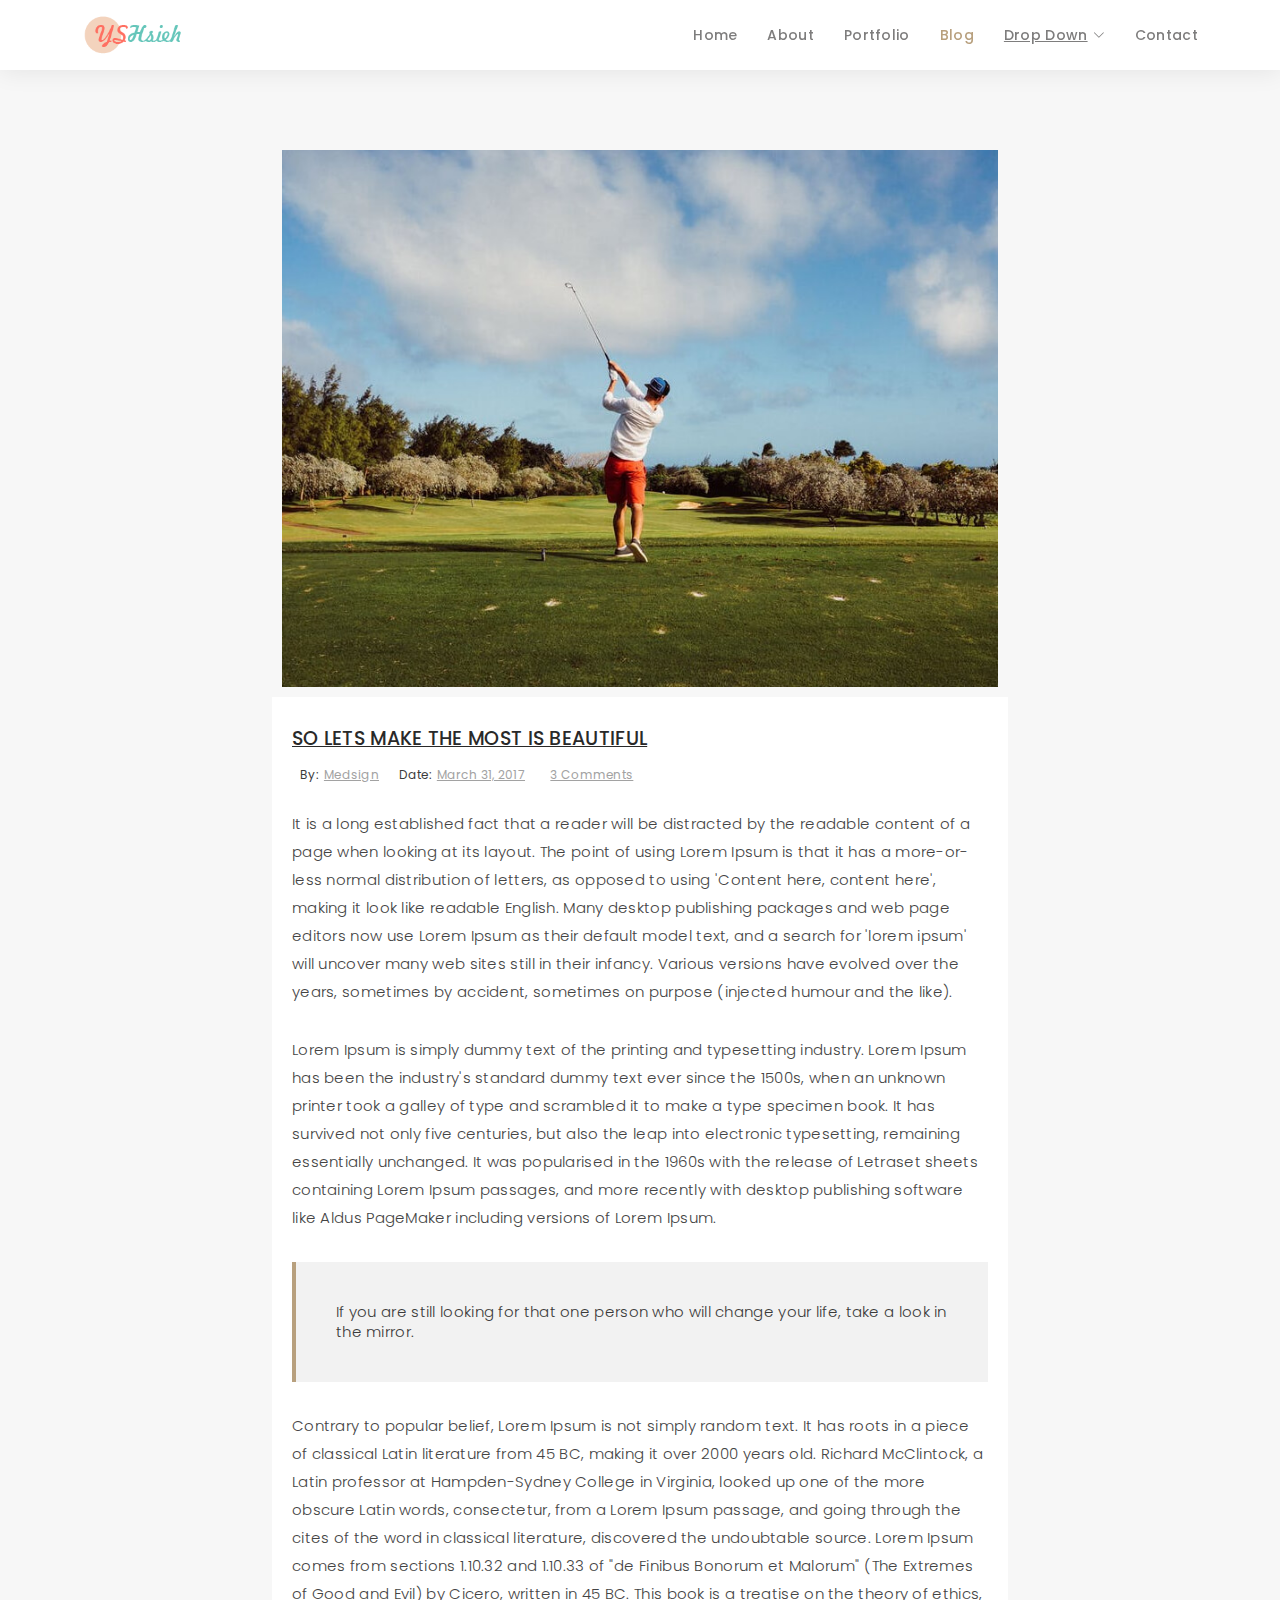
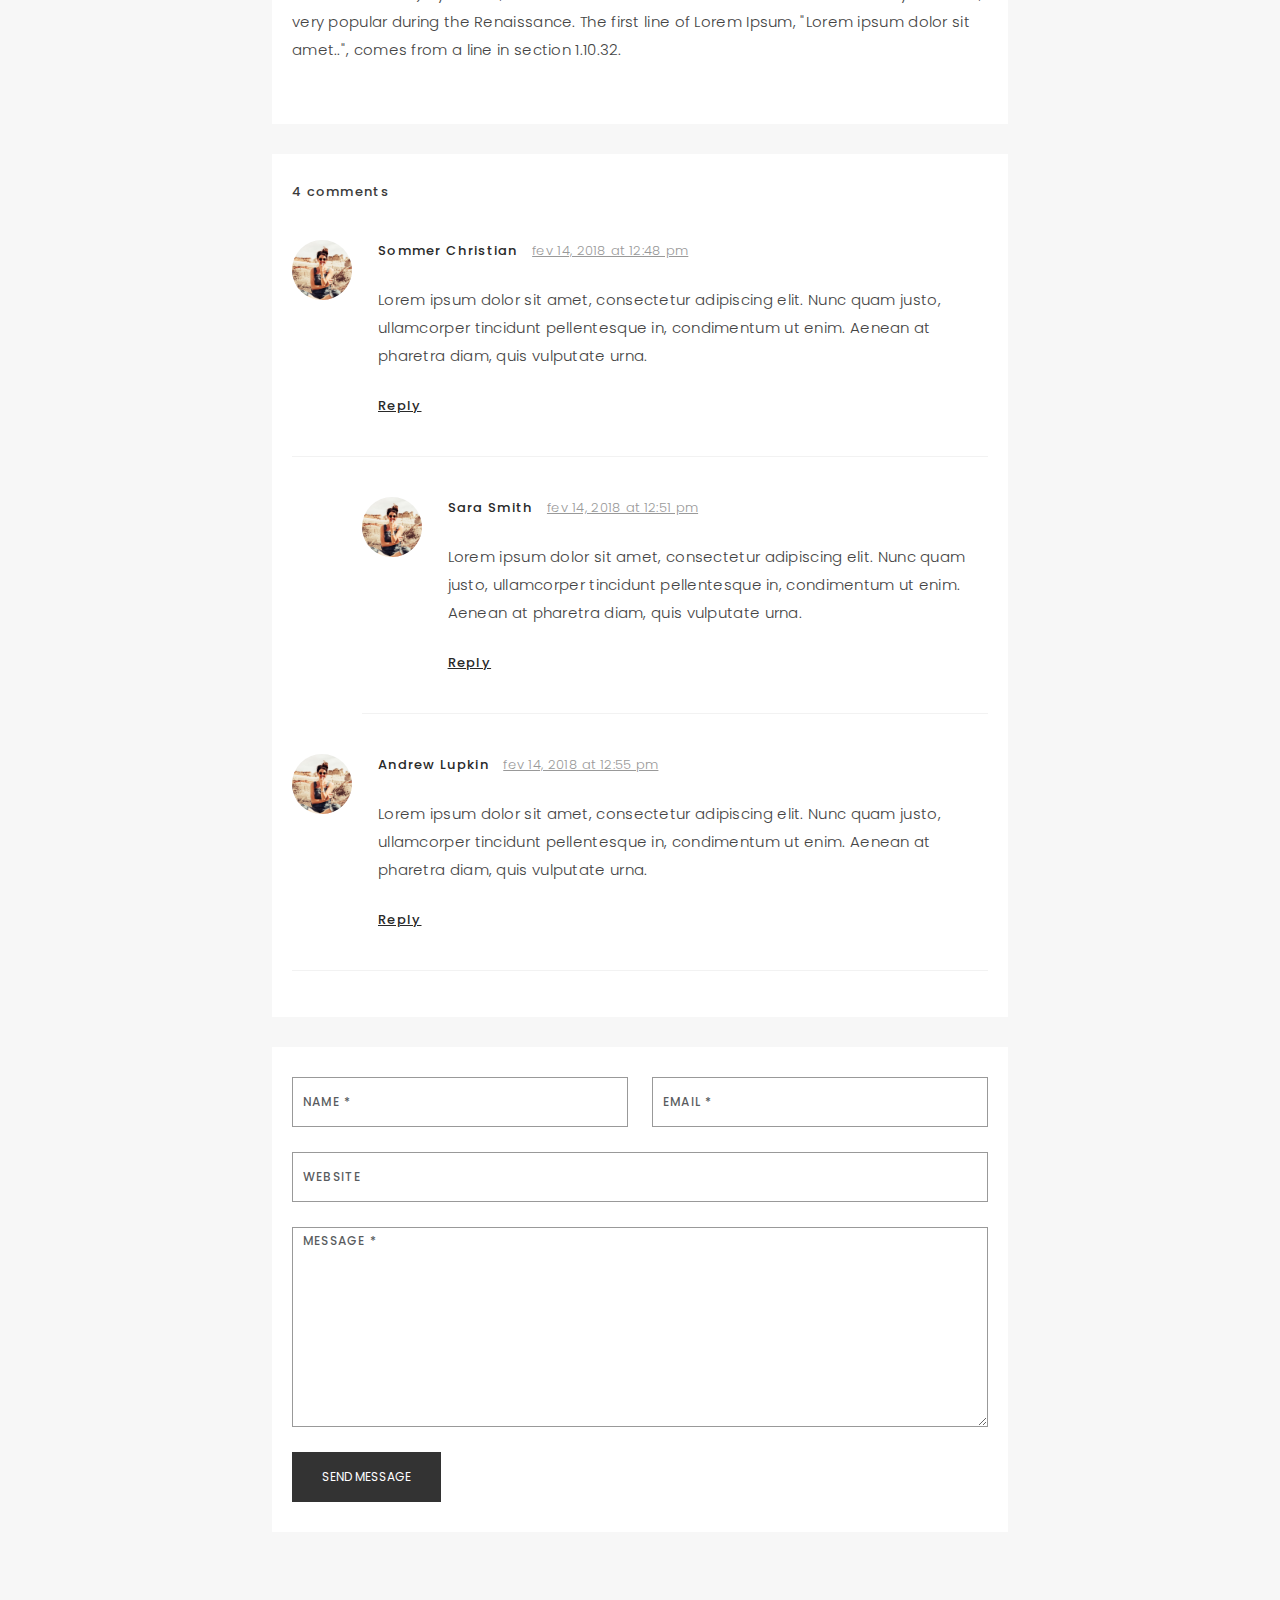
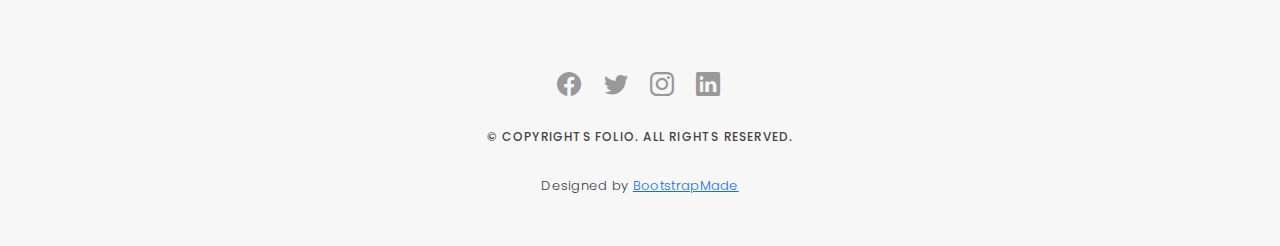
<file: blog-single.html>
<!DOCTYPE html>
<html lang="en">

<head>
  <meta charset="utf-8">
  <meta content="width=device-width, initial-scale=1.0" name="viewport">

  <title>Folio Bootstrap Template - Blog Single</title>
  <meta content="" name="description">
  <meta content="" name="keywords">

  <!-- Favicons -->
  <link href="assets/img/favicon.png" rel="icon">
  <link href="assets/img/apple-touch-icon.png" rel="apple-touch-icon">

  <!-- Google Fonts -->
  <link href="https://fonts.googleapis.com/css?family=Poppins:300,300i,400,400i,500,500i,600,600i,700,700i|Playfair+Display:400,400i,500,500i,600,600i,700,700i,900,900i" rel="stylesheet">

  <!-- Vendor CSS Files -->
  <link href="assets/vendor/bootstrap/css/bootstrap.min.css" rel="stylesheet">
  <link href="assets/vendor/bootstrap-icons/bootstrap-icons.css" rel="stylesheet">
  <link href="assets/vendor/boxicons/css/boxicons.min.css" rel="stylesheet">
  <link href="assets/vendor/glightbox/css/glightbox.min.css" rel="stylesheet">
  <link href="assets/vendor/swiper/swiper-bundle.min.css" rel="stylesheet">

  <!-- Template Main CSS File -->
  <link href="assets/css/style.css" rel="stylesheet">

  <!-- =======================================================
  * Template Name: Folio
  * Template URL: https://bootstrapmade.com/folio-bootstrap-portfolio-template/
  * Updated: Mar 17 2024 with Bootstrap v5.3.3
  * Author: BootstrapMade.com
  * License: https://bootstrapmade.com/license/
  ======================================================== -->
</head>

<body>

  <!-- ======= Header ======= -->
  <header id="header" class="fixed-top header-inner-pages">
    <div class="container d-flex align-items-center justify-content-between">

      <a href="index.html" class="logo"><img src="assets/img/logo.png" alt="" class="img-fluid"></a>
      <!-- Uncomment below if you prefer to use an text logo -->
      <!-- <h1 class="logo"><a href="index.html">Folio</a></h1> -->

      <nav id="navbar" class="navbar">
        <ul>
          <li><a class="nav-link scrollto " href="#hero">Home</a></li>
          <li><a class="nav-link scrollto" href="#about">About</a></li>
          <li><a class="nav-link  scrollto" href="#portfolio">Portfolio</a></li>
          <li><a class="nav-link active  scrollto" href="#journal">Blog</a></li>
          <li class="dropdown"><a href="#"><span>Drop Down</span> <i class="bi bi-chevron-down"></i></a>
            <ul>
              <li><a href="#">Drop Down 1</a></li>
              <li class="dropdown"><a href="#"><span>Deep Drop Down</span> <i class="bi bi-chevron-right"></i></a>
                <ul>
                  <li><a href="#">Deep Drop Down 1</a></li>
                  <li><a href="#">Deep Drop Down 2</a></li>
                  <li><a href="#">Deep Drop Down 3</a></li>
                  <li><a href="#">Deep Drop Down 4</a></li>
                  <li><a href="#">Deep Drop Down 5</a></li>
                </ul>
              </li>
              <li><a href="#">Drop Down 2</a></li>
              <li><a href="#">Drop Down 3</a></li>
              <li><a href="#">Drop Down 4</a></li>
            </ul>
          </li>
          <li><a class="nav-link scrollto" href="#contact">Contact</a></li>
        </ul>
        <i class="bi bi-list mobile-nav-toggle"></i>
      </nav><!-- .navbar -->

    </div>
  </header><!-- End Header -->

  <main id="main">

    <!-- ======= Blog Single ======= -->
    <div class="main-content paddsection">
      <div class="container">
        <div class="row justify-content-center">
          <div class="col-md-8 col-md-offset-2">
            <div class="row">
              <div class="container-main single-main">
                <div class="col-md-12">
                  <div class="block-main mb-30">
                    <img src="assets/img/blog-post-big.jpg" class="img-responsive" alt="reviews2">
                    <div class="content-main single-post padDiv">
                      <div class="journal-txt">
                        <h4><a href="#">SO LETS MAKE THE MOST IS BEAUTIFUL</a></h4>
                      </div>
                      <div class="post-meta">
                        <ul class="list-unstyled mb-0">
                          <li class="author">by:<a href="#">medsign</a></li>
                          <li class="date">date:<a href="#">March 31, 2017</a></li>
                          <li class="commont"><i class="ion-ios-heart-outline"></i><a href="#">3 Comments</a></li>
                        </ul>
                      </div>
                      <p class="mb-30">It is a long established fact that a reader will be distracted by the readable content of a page when looking at its layout. The point of using Lorem Ipsum is that it has a more-or-less normal distribution of letters, as opposed to
                        using 'Content here, content here', making it look like readable English. Many desktop publishing packages and web page editors now use Lorem Ipsum as their default model text, and a search for 'lorem ipsum' will uncover many web
                        sites still in their infancy. Various versions have evolved over the years, sometimes by accident, sometimes on purpose (injected humour and the like).</p>
                      <p class="mb-30">Lorem Ipsum is simply dummy text of the printing and typesetting industry. Lorem Ipsum has been the industry's standard dummy text ever since the 1500s, when an unknown printer took a galley of type and scrambled it to make a type
                        specimen book. It has survived not only five centuries, but also the leap into electronic typesetting, remaining essentially unchanged. It was popularised in the 1960s with the release of Letraset sheets containing Lorem Ipsum passages,
                        and more recently with desktop publishing software like Aldus PageMaker including versions of Lorem Ipsum.</p>
                      <blockquote>If you are still looking for that one person who will change your life, take a look in the mirror.</blockquote>
                      <p class="mb-30">Contrary to popular belief, Lorem Ipsum is not simply random text. It has roots in a piece of classical Latin literature from 45 BC, making it over 2000 years old. Richard McClintock, a Latin professor at Hampden-Sydney College in
                        Virginia, looked up one of the more obscure Latin words, consectetur, from a Lorem Ipsum passage, and going through the cites of the word in classical literature, discovered the undoubtable source. Lorem Ipsum comes from sections
                        1.10.32 and 1.10.33 of "de Finibus Bonorum et Malorum" (The Extremes of Good and Evil) by Cicero, written in 45 BC. This book is a treatise on the theory of ethics, very popular during the Renaissance. The first line of Lorem Ipsum,
                        "Lorem ipsum dolor sit amet..", comes from a line in section 1.10.32.</p>
                    </div>
                  </div>
                </div>
                <div class="col-md-12">
                  <div class="comments text-left padDiv mb-30">
                    <div class="entry-comments">
                      <h6 class="mb-30">4 comments</h6>
                      <ul class="entry-comments-list list-unstyled">
                        <li>
                          <div class="entry-comments-item">
                            <img src="assets/img/avatar.jpg" class="entry-comments-avatar" alt="">
                            <div class="entry-comments-body">
                              <span class="entry-comments-author">Sommer Christian</span>
                              <span><a href="#">fev 14, 2018 at 12:48 pm</a></span>
                              <p class="mb-10">Lorem ipsum dolor sit amet, consectetur adipiscing elit. Nunc quam justo, ullamcorper tincidunt pellentesque in, condimentum ut enim. Aenean at pharetra diam, quis vulputate urna. </p>
                              <a class="rep" href="#">Reply</a>
                            </div>
                          </div>
                          <ul class="entry-comments-reply list-unstyled">
                            <li>
                              <div class="entry-comments-item">
                                <img src="assets/img/avatar.jpg" class="entry-comments-avatar" alt="">
                                <div class="entry-comments-body">
                                  <span class="entry-comments-author">Sara Smith</span>
                                  <span><a href="#">fev 14, 2018 at 12:51 pm</a></span>
                                  <p class="mb-10">Lorem ipsum dolor sit amet, consectetur adipiscing elit. Nunc quam justo, ullamcorper tincidunt pellentesque in, condimentum ut enim. Aenean at pharetra diam, quis vulputate urna.</p>
                                  <a class="rep" href="#">Reply</a>
                                </div>
                              </div>
                            </li>
                          </ul>
                        </li>
                        <li>
                          <div class="entry-comments-item">
                            <img src="assets/img/avatar.jpg" class="entry-comments-avatar" alt="">
                            <div class="entry-comments-body">
                              <span class="entry-comments-author">Andrew Lupkin</span>
                              <span><a href="#">fev 14, 2018 at 12:55 pm</a></span>
                              <p class="mb-10">Lorem ipsum dolor sit amet, consectetur adipiscing elit. Nunc quam justo, ullamcorper tincidunt pellentesque in, condimentum ut enim. Aenean at pharetra diam, quis vulputate urna. </p>
                              <a class="rep" href="#">Reply</a>
                            </div>
                          </div>
                        </li>
                      </ul>
                    </div>
                  </div>
                </div>
                <div class="col-lg-12">
                  <div class="cmt padDiv">
                    <form id="comment-form" method="post" action="" role="form">
                      <div class="row">
                        <div class="col-lg-6">
                          <div class="form-group">
                            <input id="form_name" type="text" name="name" class="form-control" placeholder="Name *" required="required">
                          </div>
                        </div>
                        <div class="col-lg-6">
                          <div class="form-group">
                            <input id="form_email" type="email" name="email" class="form-control" placeholder="email *" required="required">
                          </div>
                        </div>
                        <div class="col-md-12">
                          <div class="form-group">
                            <input id="form_name" type="text" name="website" class="form-control" placeholder="Website">
                          </div>
                        </div>
                        <div class="col-lg-12">
                          <div class="form-group">
                            <textarea id="form_message" name="message" class="form-control" placeholder="Message *" style="height: 200px;" required="required"></textarea>
                          </div>
                        </div>
                        <div class="col-lg-12">
                          <input type="submit" class="btn btn-defeault btn-send" value="Send message">
                        </div>
                      </div>
                    </form>
                  </div>
                </div>
              </div>
            </div>
          </div>
        </div>
      </div>
    </div><!-- End Blog Single -->

  </main><!-- End #main -->

  <!-- ======= Footer ======= -->
  <div id="footer" class="text-center">
    <div class="container">
      <div class="socials-media text-center">

        <ul class="list-unstyled">
          <li><a href="#"><i class="bi bi-facebook"></i></a></li>
          <li><a href="#"><i class="bi bi-twitter"></i></a></li>
          <li><a href="#"><i class="bi bi-instagram"></i></a></li>
          <li><a href="#"><i class="bi bi-linkedin"></i></a></li>
        </ul>

      </div>

      <p>&copy; Copyrights Folio. All rights reserved.</p>

      <div class="credits">
        <!--
        All the links in the footer should remain intact.
        You can delete the links only if you purchased the pro version.
        Licensing information: https://bootstrapmade.com/license/
        Purchase the pro version with working PHP/AJAX contact form: https://bootstrapmade.com/buy/?theme=Folio
      -->
        Designed by <a href="https://bootstrapmade.com/">BootstrapMade</a>
      </div>

    </div>
  </div><!-- End Footer -->

  <a href="#" class="back-to-top d-flex align-items-center justify-content-center"><i class="bi bi-arrow-up-short"></i></a>

  <!-- Vendor JS Files -->
  <script src="assets/vendor/bootstrap/js/bootstrap.bundle.min.js"></script>
  <script src="assets/vendor/glightbox/js/glightbox.min.js"></script>
  <script src="assets/vendor/isotope-layout/isotope.pkgd.min.js"></script>
  <script src="assets/vendor/swiper/swiper-bundle.min.js"></script>
  <script src="assets/vendor/typed.js/typed.umd.js"></script>
  <script src="assets/vendor/php-email-form/validate.js"></script>

  <!-- Template Main JS File -->
  <script src="assets/js/main.js"></script>

</body>

</html>
</file>
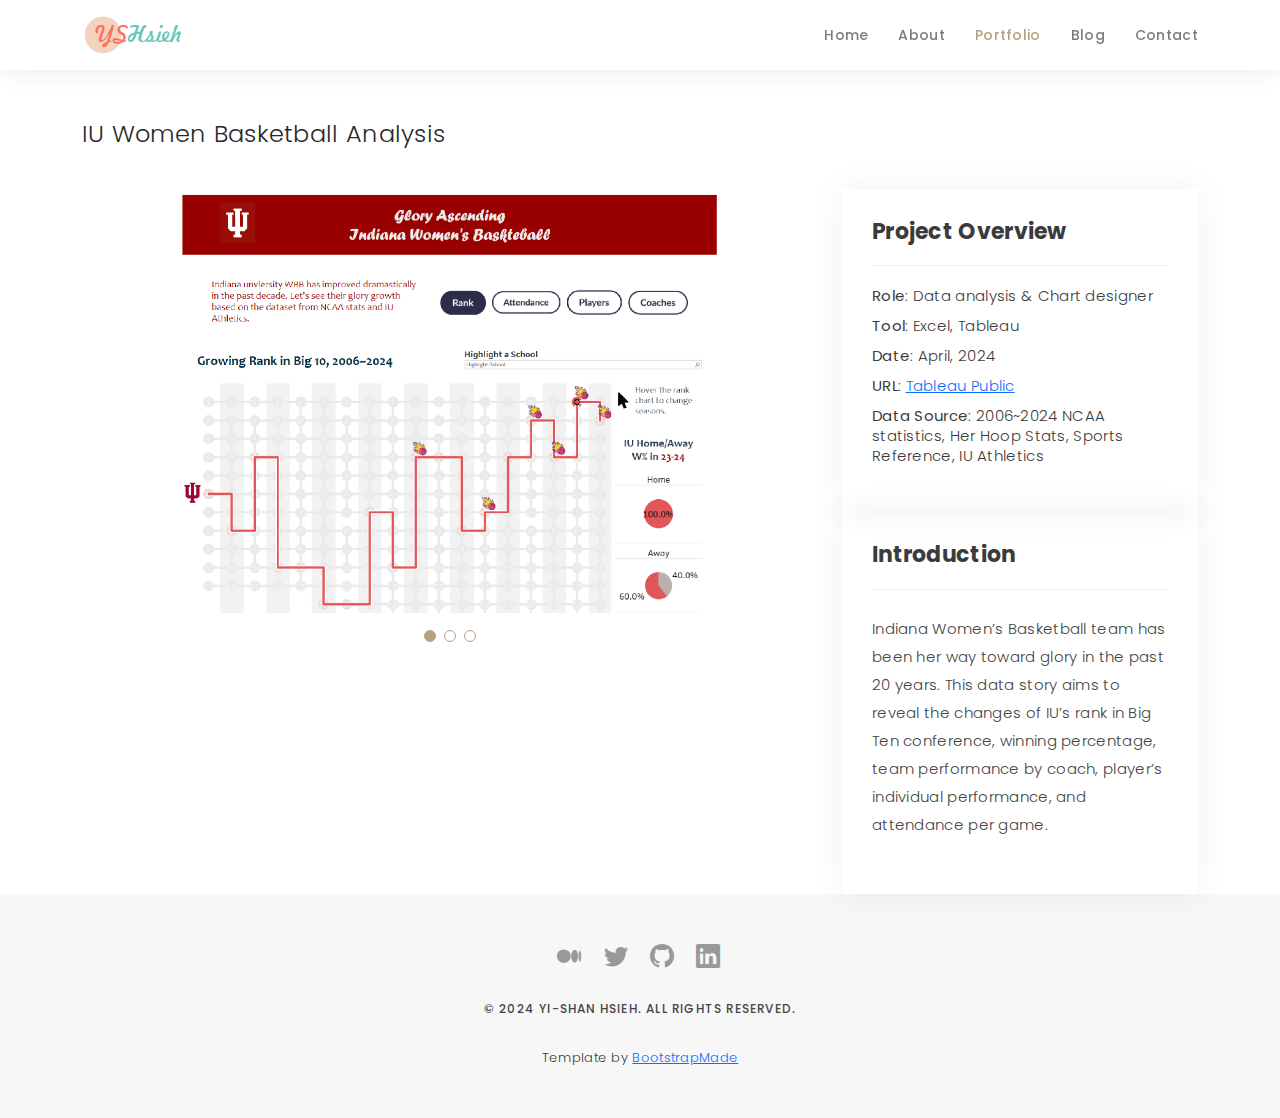
<file: IUB-details.html>
<!DOCTYPE html>
<html lang="en">
  <head>
    <meta charset="utf-8" />
    <meta content="width=device-width, initial-scale=1.0" name="viewport" />

    <title>IU Women Basketball Analysis</title>
    <meta content="" name="description" />
    <meta content="" name="keywords" />

    <!-- Favicons -->
    <link href="assets/img/favicon.png" rel="icon" />
    <link href="assets/img/apple-touch-icon.png" rel="apple-touch-icon" />

    <!-- Google Fonts -->
    <link
      href="https://fonts.googleapis.com/css?family=Poppins:300,300i,400,400i,500,500i,600,600i,700,700i|Playfair+Display:400,400i,500,500i,600,600i,700,700i,900,900i"
      rel="stylesheet"
    />

    <!-- Vendor CSS Files -->
    <link
      href="assets/vendor/bootstrap/css/bootstrap.min.css"
      rel="stylesheet"
    />
    <link
      href="assets/vendor/bootstrap-icons/bootstrap-icons.css"
      rel="stylesheet"
    />
    <link href="assets/vendor/boxicons/css/boxicons.min.css" rel="stylesheet" />
    <link
      href="assets/vendor/glightbox/css/glightbox.min.css"
      rel="stylesheet"
    />
    <link href="assets/vendor/swiper/swiper-bundle.min.css" rel="stylesheet" />

    <!-- Template Main CSS File -->
    <link href="./assets/css/style.css" rel="stylesheet" />

    <!-- =======================================================
  * Template Name: Folio
  * Template URL: https://bootstrapmade.com/folio-bootstrap-portfolio-template/
  * Updated: Mar 17 2024 with Bootstrap v5.3.3
  * Author: BootstrapMade.com
  * License: https://bootstrapmade.com/license/
  ======================================================== -->
  </head>

  <body>
    <!-- ======= Header ======= -->
    <header id="header" class="fixed-top header-inner-pages">
      <div class="container d-flex align-items-center justify-content-between">
        <a href="index.html" class="logo"
          ><img src="assets/img/logo.png" alt="" class="img-fluid"
        /></a>
        <!-- Uncomment below if you prefer to use an text logo -->
        <!-- <h1 class="logo"><a href="index.html">Folio</a></h1> -->

        <nav id="navbar" class="navbar">
          <ul>
            <li><a class="nav-link scrollto" href="./#hero">Home</a></li>
            <li><a class="nav-link scrollto" href="./#about">About</a></li>
            <li>
              <a class="nav-link active scrollto" href="./#portfolio"
                >Portfolio</a
              >
            </li>
            <li><a class="nav-link scrollto" href="./#journal">Blog</a></li>

            <li><a class="nav-link scrollto" href="./#contact">Contact</a></li>
          </ul>
          <i class="bi bi-list mobile-nav-toggle"></i>
        </nav>
        <!-- .navbar -->
      </div>
    </header>
    <!-- End Header -->

    <main id="main">
      <!-- ======= Breadcrumbs Section ======= -->

      <section class="breadcrumbs">
        <div class="container">
          <div class="d-flex justify-content-between align-items-center">
            <h2>IU Women Basketball Analysis</h2>
          </div>
        </div>
      </section>

      <!-- Breadcrumbs Section -->

      <!-- ======= Portfolio Details Section ======= -->
      <section id="portfolio-details" class="portfolio-details">
        <div class="container">
          <div class="row gy-4">
            <div class="col-lg-8">
              <div class="portfolio-details-slider swiper">
                <div class="swiper-wrapper align-items-center">
                  <div class="swiper-slide">
                    <img src="assets/img/portfolio/IUB-details-1.png" alt="" />
                  </div>

                  <div class="swiper-slide">
                    <img src="assets/img/portfolio/IUB-details-2.png" alt="" />
                  </div>

                  <div class="swiper-slide">
                    <img src="assets/img/portfolio/IUB-details-3.png" alt="" />
                  </div>
                </div>
                <div class="swiper-pagination"></div>
              </div>
            </div>

            <div class="col-lg-4">
              <div class="portfolio-info">
                <h3>Project Overview</h3>
                <ul>
                  <li><strong>Role</strong>: Data analysis & Chart designer</li>
                  <li><strong>Tool</strong>: Excel, Tableau</li>

                  <li><strong>Date</strong>: April, 2024</li>

                  <li>
                    <strong>URL</strong>:
                    <a
                      href="https://public.tableau.com/views/IUbasketballtermproject-wbb-v2/rank-dashboard?:language=en-US&:sid=&:display_count=n&:origin=viz_share_link"
                      target="_blank"
                      >Tableau Public</a
                    >
                  </li>

                  <li>
                    <strong>Data Source</strong>: 2006~2024 NCAA statistics, Her
                    Hoop Stats, Sports Reference, IU Athletics
                  </li>
                </ul>
              </div>
              <div class="portfolio-info">
                <h3>Introduction</h3>
                <p>
                  Indiana Women’s Basketball team has been her way toward glory
                  in the past 20 years. This data story aims to reveal the
                  changes of IU’s rank in Big Ten conference, winning
                  percentage, team performance by coach, player’s individual
                  performance, and attendance per game.
                </p>
              </div>
            </div>
          </div>
        </div>
      </section>
      <!-- End Portfolio Details Section -->
    </main>
    <!-- End #main -->

    <!-- ======= Footer ======= -->
    <div id="footer" class="text-center">
      <div class="container">
        <div class="socials-media text-center">
          <ul class="list-unstyled">
            <li>
              <a target="_blank" href="https://medium.com/@yishanhsieh419">
                <i class="bi bi-medium"></i
              ></a>
            </li>
            <li>
              <a target="_blank" href="https://x.com/yishanhsieh">
                <i class="bi bi-twitter"></i
              ></a>
            </li>
            <li>
              <a target="_blank" href="https://github.com/yishanhsieh">
                <i class="bi bi-github"></i
              ></a>
            </li>
            <li>
              <a
                target="_blank"
                href="https://www.linkedin.com/in/sandy-yishanhsieh/"
              >
                <i class="bi bi-linkedin"></i
              ></a>
            </li>
          </ul>
        </div>

        <p>&copy; 2024 Yi-Shan Hsieh. All Rights Reserved.</p>

        <div class="credits">
          <!--
        All the links in the footer should remain intact.
        You can delete the links only if you purchased the pro version.
        Licensing information: https://bootstrapmade.com/license/
        Purchase the pro version with working PHP/AJAX contact form: https://bootstrapmade.com/buy/?theme=Folio
      -->
          Template by <a href="https://bootstrapmade.com/">BootstrapMade</a>
        </div>
      </div>
    </div>
    <!-- End Footer -->

    <a
      href="#"
      class="back-to-top d-flex align-items-center justify-content-center"
      ><i class="bi bi-arrow-up-short"></i
    ></a>

    <!-- Vendor JS Files -->
    <script src="assets/vendor/bootstrap/js/bootstrap.bundle.min.js"></script>
    <script src="assets/vendor/glightbox/js/glightbox.min.js"></script>
    <script src="assets/vendor/isotope-layout/isotope.pkgd.min.js"></script>
    <script src="assets/vendor/swiper/swiper-bundle.min.js"></script>
    <script src="assets/vendor/typed.js/typed.umd.js"></script>
    <script src="assets/vendor/php-email-form/validate.js"></script>

    <!-- Template Main JS File -->
    <script src="assets/js/main.js"></script>
  </body>
</html>
</file>
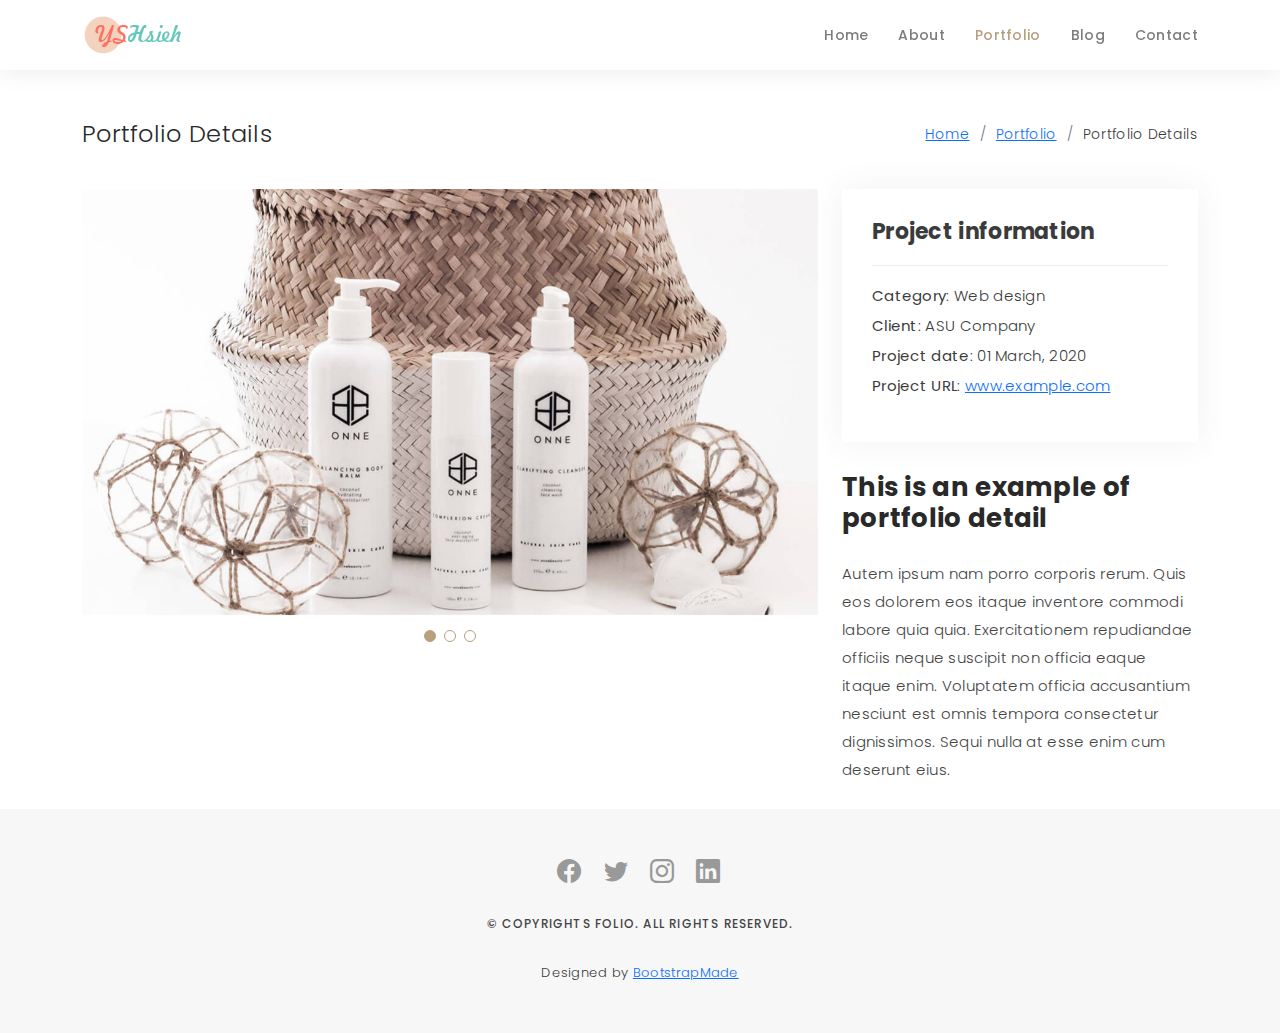
<file: portfolio-details.html>
<!DOCTYPE html>
<html lang="en">
  <head>
    <meta charset="utf-8" />
    <meta content="width=device-width, initial-scale=1.0" name="viewport" />

    <title>Portfolio Details - Folio Bootstrap Template</title>
    <meta content="" name="description" />
    <meta content="" name="keywords" />

    <!-- Favicons -->
    <link href="assets/img/favicon.png" rel="icon" />
    <link href="assets/img/apple-touch-icon.png" rel="apple-touch-icon" />

    <!-- Google Fonts -->
    <link
      href="https://fonts.googleapis.com/css?family=Poppins:300,300i,400,400i,500,500i,600,600i,700,700i|Playfair+Display:400,400i,500,500i,600,600i,700,700i,900,900i"
      rel="stylesheet"
    />

    <!-- Vendor CSS Files -->
    <link
      href="assets/vendor/bootstrap/css/bootstrap.min.css"
      rel="stylesheet"
    />
    <link
      href="assets/vendor/bootstrap-icons/bootstrap-icons.css"
      rel="stylesheet"
    />
    <link href="assets/vendor/boxicons/css/boxicons.min.css" rel="stylesheet" />
    <link
      href="assets/vendor/glightbox/css/glightbox.min.css"
      rel="stylesheet"
    />
    <link href="assets/vendor/swiper/swiper-bundle.min.css" rel="stylesheet" />

    <!-- Template Main CSS File -->
    <link href="./assets/css/style.css" rel="stylesheet" />

    <!-- =======================================================
  * Template Name: Folio
  * Template URL: https://bootstrapmade.com/folio-bootstrap-portfolio-template/
  * Updated: Mar 17 2024 with Bootstrap v5.3.3
  * Author: BootstrapMade.com
  * License: https://bootstrapmade.com/license/
  ======================================================== -->
  </head>

  <body>
    <!-- ======= Header ======= -->
    <header id="header" class="fixed-top header-inner-pages">
      <div class="container d-flex align-items-center justify-content-between">
        <a href="index.html" class="logo"
          ><img src="assets/img/logo.png" alt="" class="img-fluid"
        /></a>
        <!-- Uncomment below if you prefer to use an text logo -->
        <!-- <h1 class="logo"><a href="index.html">Folio</a></h1> -->

        <nav id="navbar" class="navbar">
          <ul>
            <li><a class="nav-link scrollto" href="#hero">Home</a></li>
            <li><a class="nav-link scrollto" href="#about">About</a></li>
            <li>
              <a class="nav-link active scrollto" href="#portfolio"
                >Portfolio</a
              >
            </li>
            <li><a class="nav-link scrollto" href="#journal">Blog</a></li>

            <!---
            <li class="dropdown">
              <a href="#"
                ><span>Drop Down</span> <i class="bi bi-chevron-down"></i
              ></a>
              <ul>
                <li><a href="#">Drop Down 1</a></li>
                <li class="dropdown">
                  <a href="#"
                    ><span>Deep Drop Down</span>
                    <i class="bi bi-chevron-right"></i
                  ></a>
                  <ul>
                    <li><a href="#">Deep Drop Down 1</a></li>
                    <li><a href="#">Deep Drop Down 2</a></li>
                    <li><a href="#">Deep Drop Down 3</a></li>
                    <li><a href="#">Deep Drop Down 4</a></li>
                    <li><a href="#">Deep Drop Down 5</a></li>
                  </ul>
                </li>
                <li><a href="#">Drop Down 2</a></li>
                <li><a href="#">Drop Down 3</a></li>
                <li><a href="#">Drop Down 4</a></li>
              </ul>
            </li>
            -->
            <li><a class="nav-link scrollto" href="#contact">Contact</a></li>
          </ul>
          <i class="bi bi-list mobile-nav-toggle"></i>
        </nav>
        <!-- .navbar -->
      </div>
    </header>
    <!-- End Header -->

    <main id="main">
      <!-- ======= Breadcrumbs Section ======= -->
      <section class="breadcrumbs">
        <div class="container">
          <div class="d-flex justify-content-between align-items-center">
            <h2>Portfolio Details</h2>
            <ol>
              <li><a href="index.html">Home</a></li>
              <li><a href="index.html#portfolio">Portfolio</a></li>
              <li>Portfolio Details</li>
            </ol>
          </div>
        </div>
      </section>
      <!-- Breadcrumbs Section -->

      <!-- ======= Portfolio Details Section ======= -->
      <section id="portfolio-details" class="portfolio-details">
        <div class="container">
          <div class="row gy-4">
            <div class="col-lg-8">
              <div class="portfolio-details-slider swiper">
                <div class="swiper-wrapper align-items-center">
                  <div class="swiper-slide">
                    <img
                      src="assets/img/portfolio/portfolio-details-1.jpg"
                      alt=""
                    />
                  </div>

                  <div class="swiper-slide">
                    <img
                      src="assets/img/portfolio/portfolio-details-2.jpg"
                      alt=""
                    />
                  </div>

                  <div class="swiper-slide">
                    <img
                      src="assets/img/portfolio/portfolio-details-3.jpg"
                      alt=""
                    />
                  </div>
                </div>
                <div class="swiper-pagination"></div>
              </div>
            </div>

            <div class="col-lg-4">
              <div class="portfolio-info">
                <h3>Project information</h3>
                <ul>
                  <li><strong>Category</strong>: Web design</li>
                  <li><strong>Client</strong>: ASU Company</li>
                  <li><strong>Project date</strong>: 01 March, 2020</li>
                  <li>
                    <strong>Project URL</strong>:
                    <a href="#">www.example.com</a>
                  </li>
                </ul>
              </div>
              <div class="portfolio-description">
                <h2>This is an example of portfolio detail</h2>
                <p>
                  Autem ipsum nam porro corporis rerum. Quis eos dolorem eos
                  itaque inventore commodi labore quia quia. Exercitationem
                  repudiandae officiis neque suscipit non officia eaque itaque
                  enim. Voluptatem officia accusantium nesciunt est omnis
                  tempora consectetur dignissimos. Sequi nulla at esse enim cum
                  deserunt eius.
                </p>
              </div>
            </div>
          </div>
        </div>
      </section>
      <!-- End Portfolio Details Section -->
    </main>
    <!-- End #main -->

    <!-- ======= Footer ======= -->
    <div id="footer" class="text-center">
      <div class="container">
        <div class="socials-media text-center">
          <ul class="list-unstyled">
            <li>
              <a href="#"><i class="bi bi-facebook"></i></a>
            </li>
            <li>
              <a href="#"><i class="bi bi-twitter"></i></a>
            </li>
            <li>
              <a href="#"><i class="bi bi-instagram"></i></a>
            </li>
            <li>
              <a href="#"><i class="bi bi-linkedin"></i></a>
            </li>
          </ul>
        </div>

        <p>&copy; Copyrights Folio. All rights reserved.</p>

        <div class="credits">
          <!--
        All the links in the footer should remain intact.
        You can delete the links only if you purchased the pro version.
        Licensing information: https://bootstrapmade.com/license/
        Purchase the pro version with working PHP/AJAX contact form: https://bootstrapmade.com/buy/?theme=Folio
      -->
          Designed by <a href="https://bootstrapmade.com/">BootstrapMade</a>
        </div>
      </div>
    </div>
    <!-- End Footer -->

    <a
      href="#"
      class="back-to-top d-flex align-items-center justify-content-center"
      ><i class="bi bi-arrow-up-short"></i
    ></a>

    <!-- Vendor JS Files -->
    <script src="assets/vendor/bootstrap/js/bootstrap.bundle.min.js"></script>
    <script src="assets/vendor/glightbox/js/glightbox.min.js"></script>
    <script src="assets/vendor/isotope-layout/isotope.pkgd.min.js"></script>
    <script src="assets/vendor/swiper/swiper-bundle.min.js"></script>
    <script src="assets/vendor/typed.js/typed.umd.js"></script>
    <script src="assets/vendor/php-email-form/validate.js"></script>

    <!-- Template Main JS File -->
    <script src="assets/js/main.js"></script>
  </body>
</html>
</file>
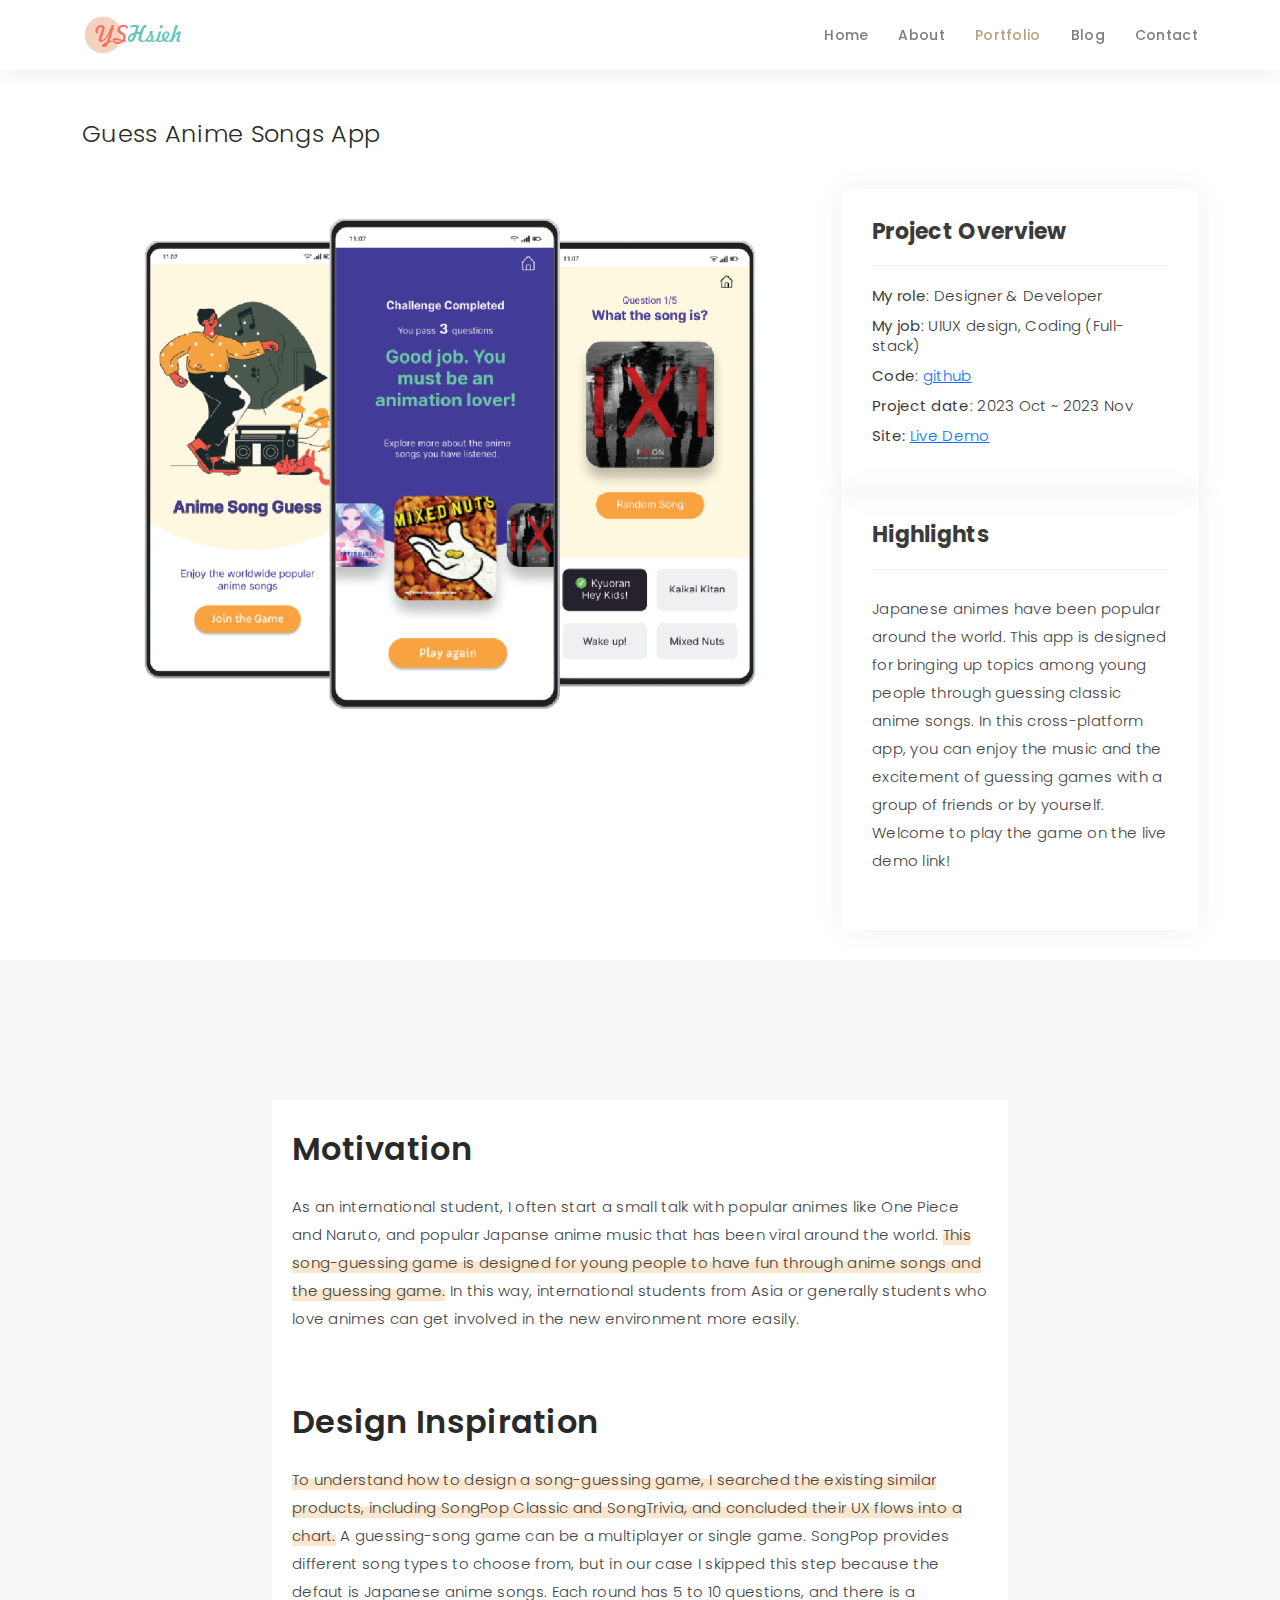
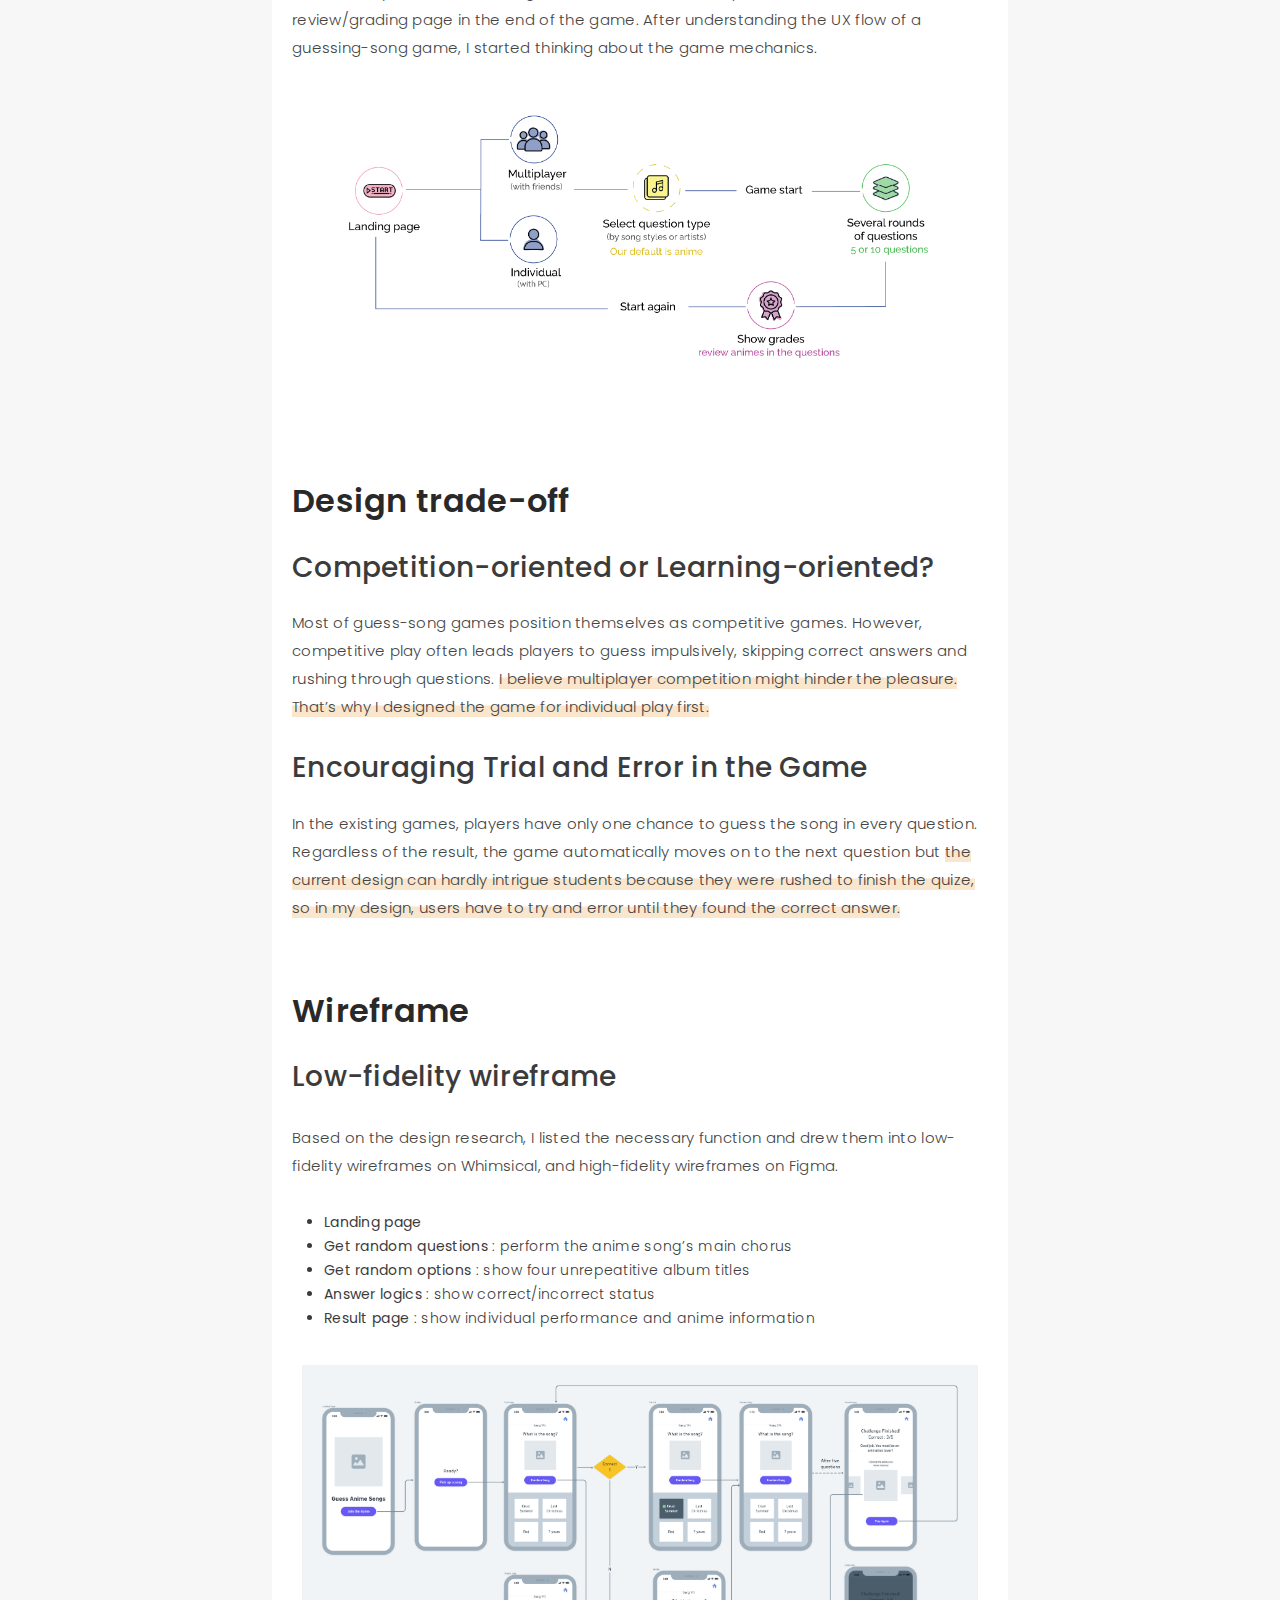
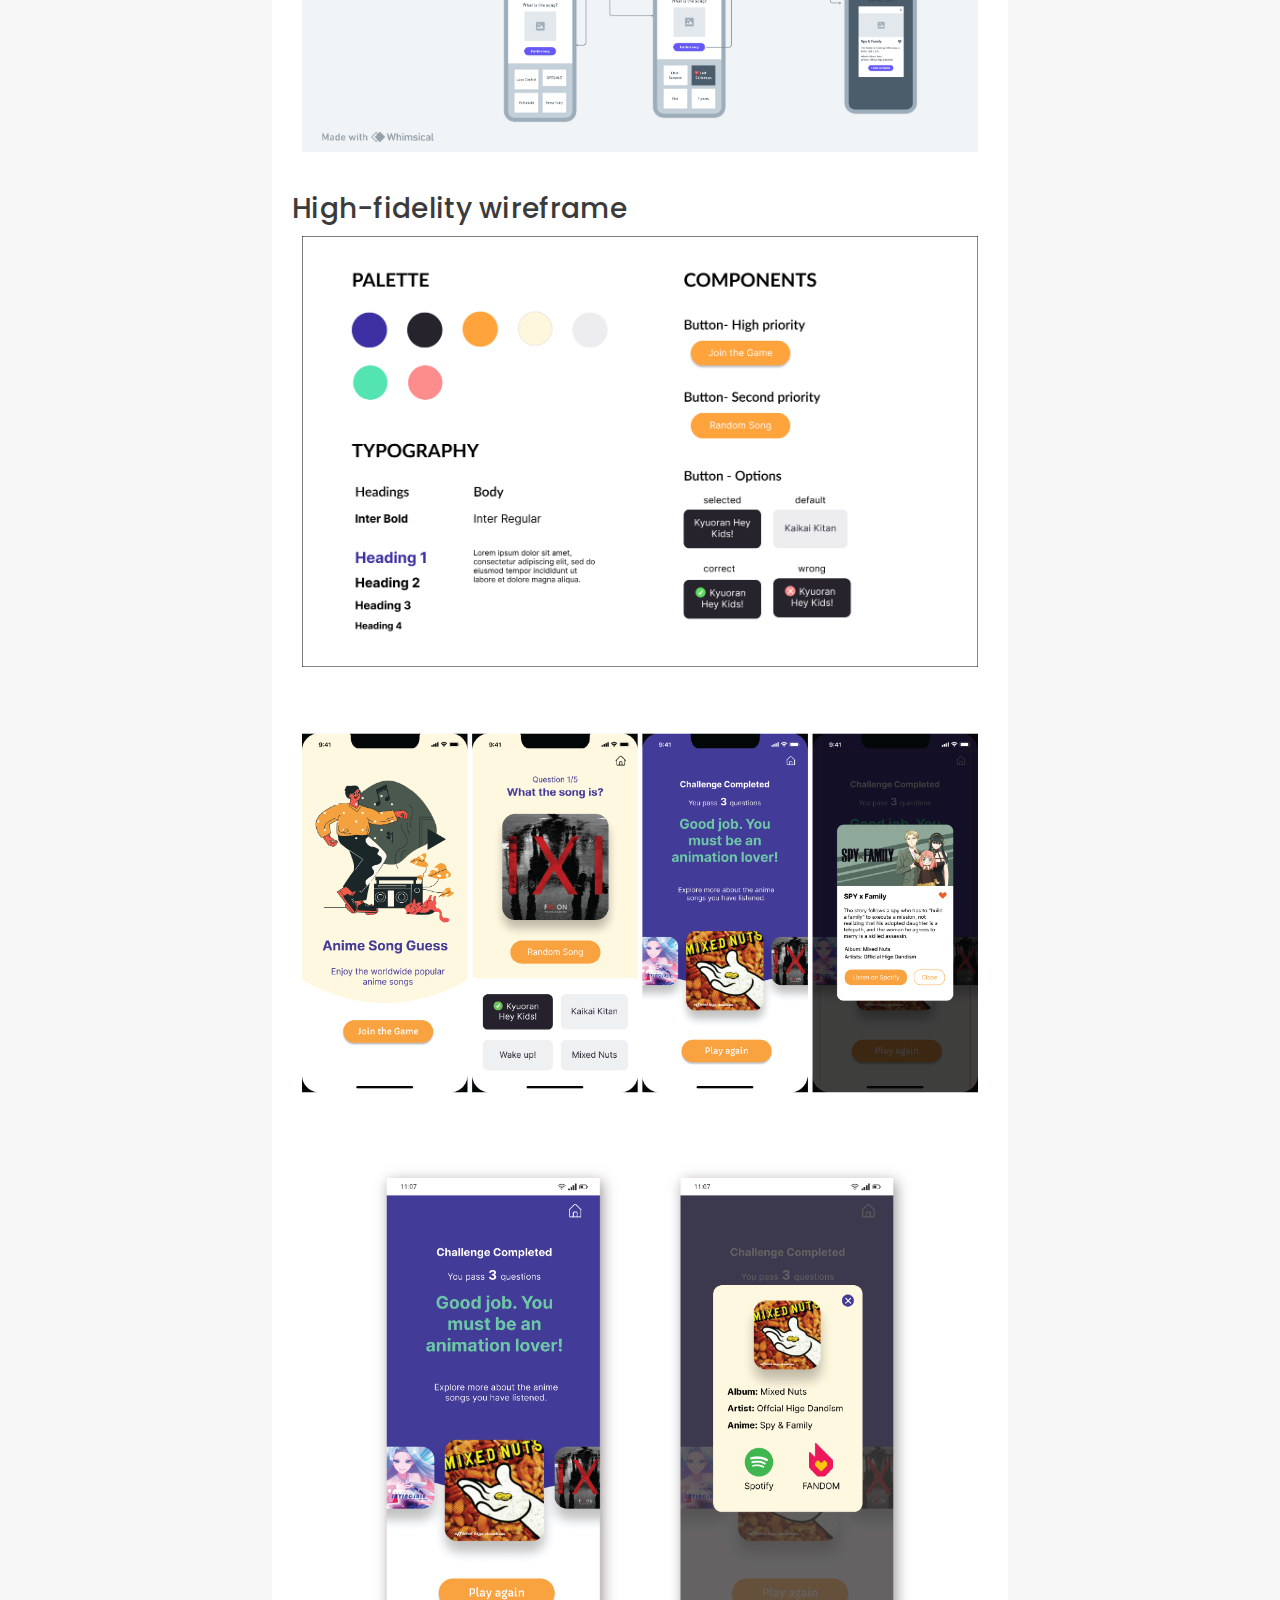
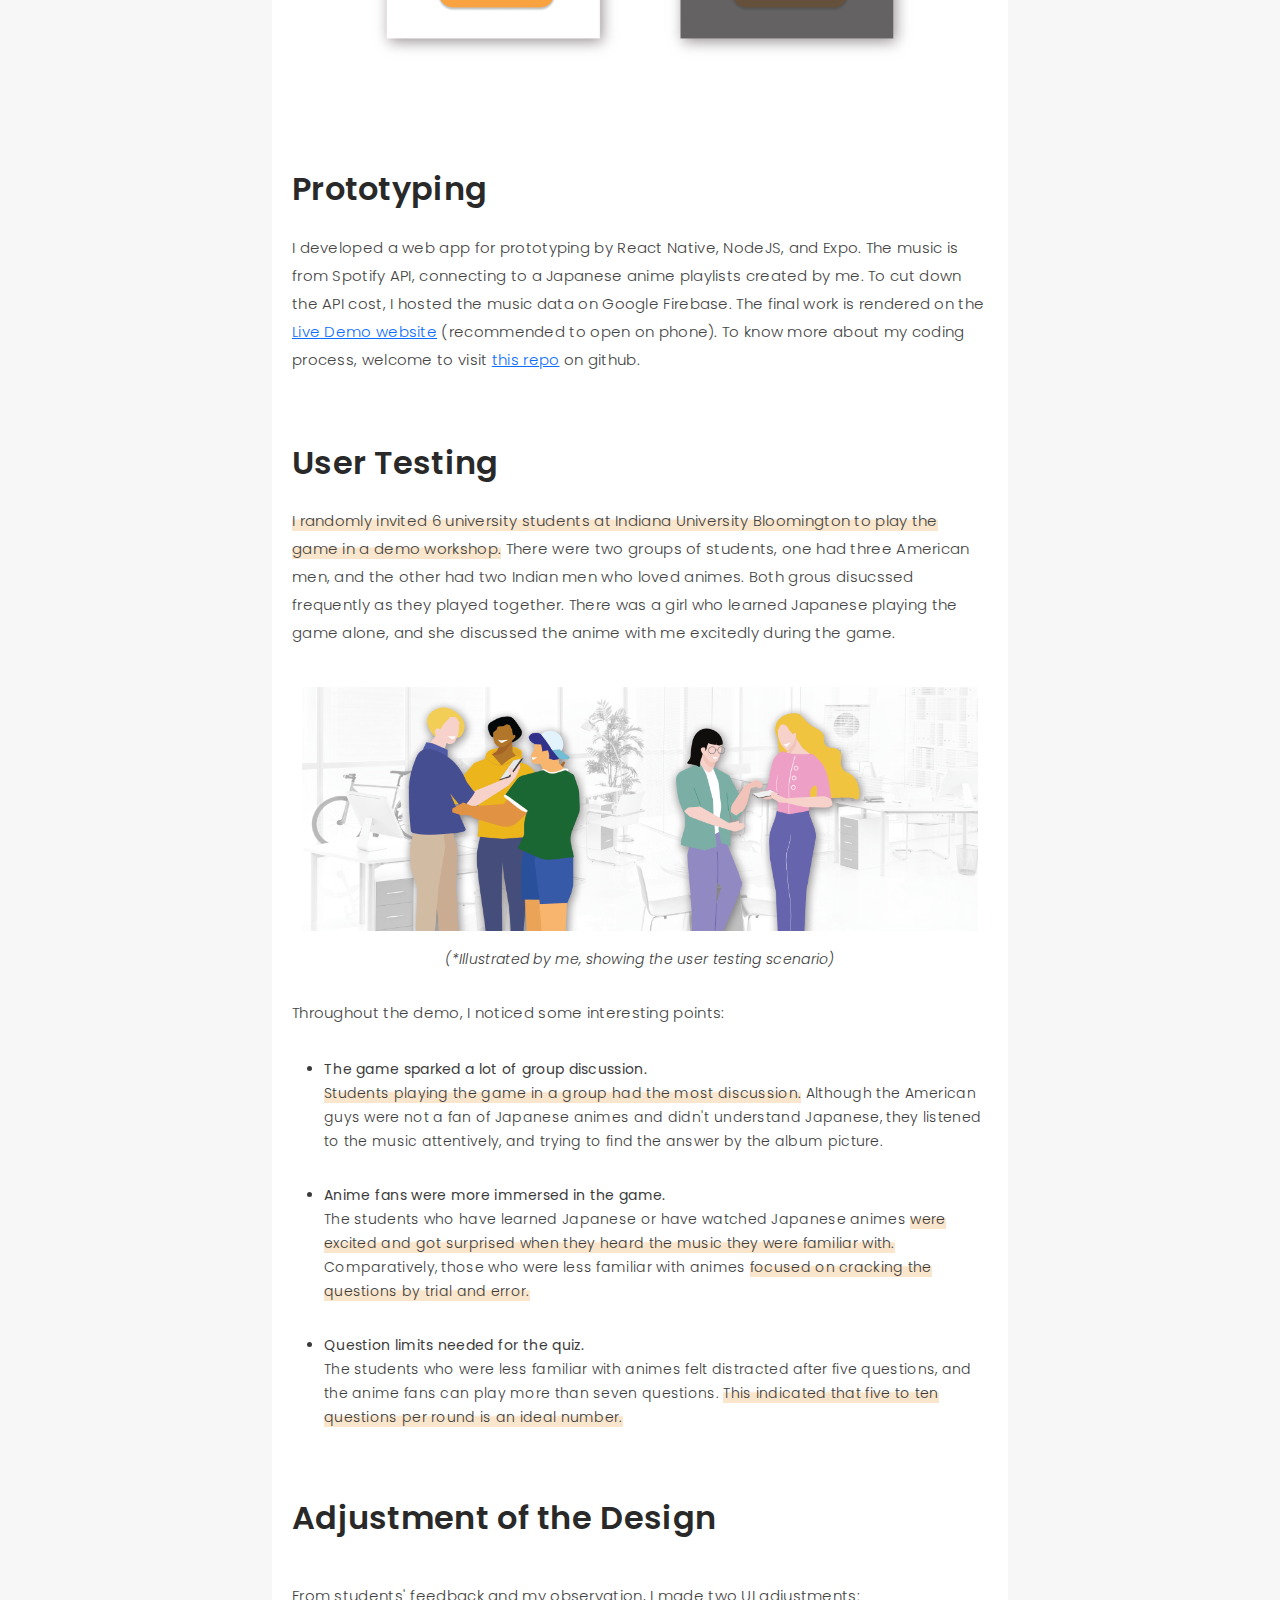
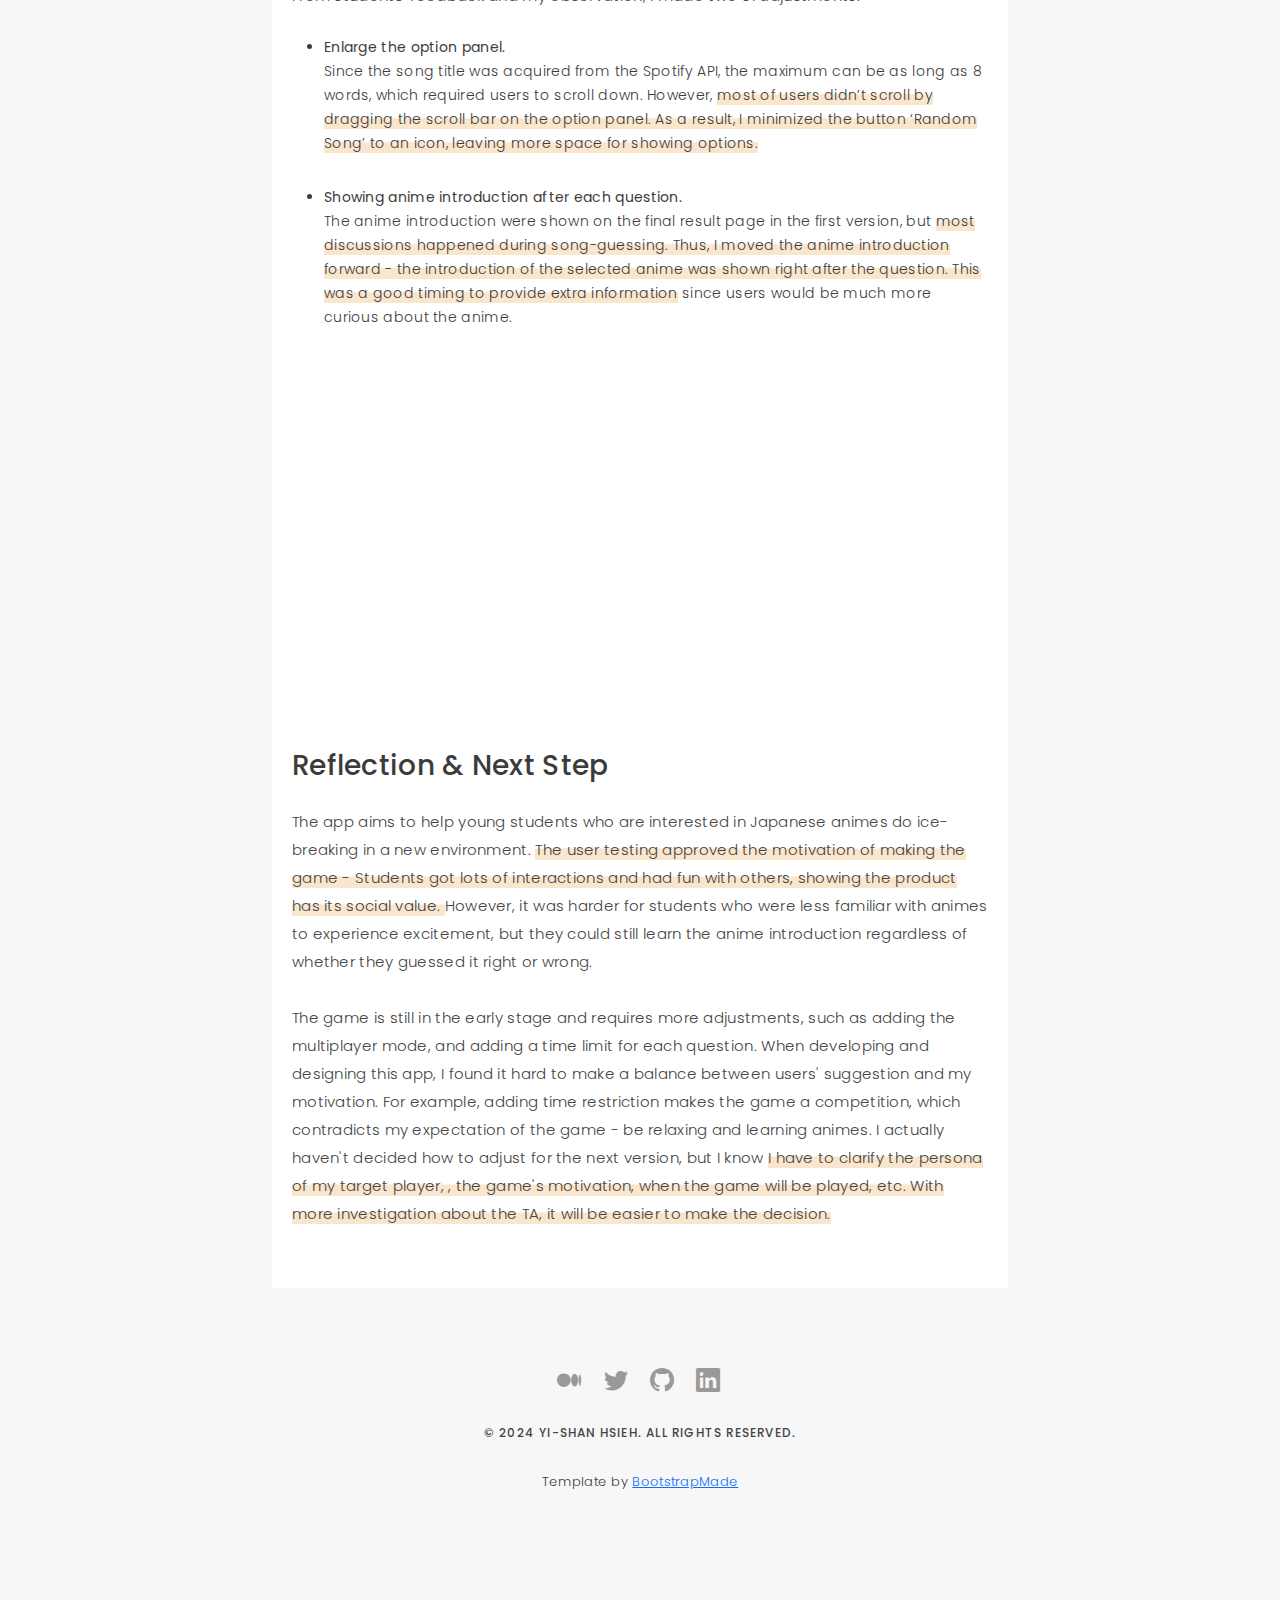
<file: song-app-details.html>
<!DOCTYPE html>
<html lang="en">
  <head>
    <meta charset="utf-8" />
    <meta content="width=device-width, initial-scale=1.0" name="viewport" />

    <title>Guess Anime Songs App</title>
    <meta content="" name="description" />
    <meta content="" name="keywords" />

    <!-- Favicons -->
    <link href="assets/img/favicon.png" rel="icon" />
    <link href="assets/img/apple-touch-icon.png" rel="apple-touch-icon" />

    <!-- Google Fonts -->
    <link
      href="https://fonts.googleapis.com/css?family=Poppins:300,300i,400,400i,500,500i,600,600i,700,700i|Playfair+Display:400,400i,500,500i,600,600i,700,700i,900,900i"
      rel="stylesheet"
    />

    <!-- Vendor CSS Files -->
    <link
      href="assets/vendor/bootstrap/css/bootstrap.min.css"
      rel="stylesheet"
    />
    <link
      href="assets/vendor/bootstrap-icons/bootstrap-icons.css"
      rel="stylesheet"
    />
    <link href="assets/vendor/boxicons/css/boxicons.min.css" rel="stylesheet" />
    <link
      href="assets/vendor/glightbox/css/glightbox.min.css"
      rel="stylesheet"
    />
    <link href="assets/vendor/swiper/swiper-bundle.min.css" rel="stylesheet" />

    <!-- Template Main CSS File -->
    <link href="./assets/css/style.css" rel="stylesheet" />

    <!-- =======================================================
  * Template Name: Folio
  * Template URL: https://bootstrapmade.com/folio-bootstrap-portfolio-template/
  * Updated: Mar 17 2024 with Bootstrap v5.3.3
  * Author: BootstrapMade.com
  * License: https://bootstrapmade.com/license/
  ======================================================== -->
  </head>

  <body>
    <!-- ======= Header ======= -->
    <header id="header" class="fixed-top header-inner-pages">
      <div class="container d-flex align-items-center justify-content-between">
        <a href="index.html" class="logo"
          ><img src="assets/img/logo.png" alt="" class="img-fluid"
        /></a>
        <!-- Uncomment below if you prefer to use an text logo -->
        <!-- <h1 class="logo"><a href="index.html">Folio</a></h1> -->

        <nav id="navbar" class="navbar">
          <ul>
            <li><a class="nav-link scrollto" href="./#hero">Home</a></li>
            <li><a class="nav-link scrollto" href="./#about">About</a></li>
            <li>
              <a class="nav-link active scrollto" href="./#portfolio"
                >Portfolio</a
              >
            </li>
            <li><a class="nav-link scrollto" href="./#journal">Blog</a></li>

            
            <li><a class="nav-link scrollto" href="./#contact">Contact</a></li>
          </ul>
          <i class="bi bi-list mobile-nav-toggle"></i>
        </nav>
        <!-- .navbar -->
      </div>
    </header>
    <!-- End Header -->

    <main id="main">
      <!-- ======= Breadcrumbs Section ======= -->
       
      <section class="breadcrumbs">
        <div class="container">
          <div class="d-flex justify-content-between align-items-center">
            <h2>Guess Anime Songs App</h2>
            
          </div>
        </div>
      </section>
      <!-- Breadcrumbs Section -->

      <!-- ======= Portfolio Details Section ======= -->
      <section id="portfolio-details" class="portfolio-details">
        <div class="container">
          <div class="row gy-4">
            <div class="col-lg-8">
              <div class="portfolio-details-slider swiper">
                <div class="swiper-wrapper align-items-center">
                  
                  <div class="swiper-slide">
                    <img
                      src="assets/img/portfolio/anime-app.png"
                      alt=""
                    />
                  </div>

                  
                </div>
                <div class="swiper-pagination"></div>
              </div>
            </div>

            <div class="col-lg-4 mb-30">
              <div class="portfolio-info">
                <h3>Project Overview</h3>
                <ul>
                  <li><strong>My role</strong>: Designer & Developer</li>
                  <li><strong>My job</strong>: UIUX design, Coding (Full-stack)</li>
                  <li><strong>Code</strong>: <a href="https://github.com/yishanhsieh/info590-fa2023-final-project" target="_blank">github</a></li>
                  <li><strong>Project date</strong>: 2023 Oct ~ 2023 Nov</li>
                  <li><strong>Site: </strong><a href="https://guesssong-2fd90.web.app/" target="_blank">Live Demo</a></li>
                </ul>
                
              </div>
              <div class="portfolio-info">
                <h3>Highlights</h3>
                <p>
                  Japanese animes have been popular around the world. This app is designed for bringing up topics among young people through guessing classic anime songs.
                  In this cross-platform app, you can enjoy the music and the excitement of guessing games with a group of friends or by yourself. 
                  Welcome to play the game on the live demo link!
                </p>
              </div>
            </div>
          </div>
        </div>
      </section>
      <!-- End Portfolio Details Section -->
    </main>
    <!-- End #main -->


 <!-- ======= Blog Single ======= -->
 <div class="main-content paddsection">
  <div class="container">
    <div class="row justify-content-center">
      <div class="col-md-8 col-md-offset-2">
        <div class="row">
          <div class="container-main single-main">
            <div class="col-md-12">
              <div class="block-main mb-30">
                <div class="content-main single-post padDiv">
                  <div class="journal-txt">
                    <h2>
                      Motivation
                    </h2>
                  </div>           
                                   
                  <p class="mb-30">  
                    As an international student, I often start a small talk 
                    with popular animes like One Piece and Naruto, and popular 
                    Japanse anime music that has been viral around the world.
                    
                    <ins>This song-guessing game is designed for young people to have fun 
                    through anime songs and the guessing game.</ins> In this way, international students from Asia or generally students who love animes 
                    can get involved in the new environment more easily.
                  </p>
                                    
                 

                  <div class="journal-txt">
                    <h2 class="journal-section-title">
                      Design Inspiration
                    </h2>
                  </div>                  
                  <p class="mb-30">
                    <ins>To understand how to design a song-guessing game, 
                    I searched the existing similar products, including SongPop Classic 
                    and SongTrivia, and concluded their UX flows into a chart.</ins> A guessing-song 
                    game can be a multiplayer or single game. SongPop provides different song types to choose from, 
                    but in our case I skipped this step because the defaut is Japanese anime songs. 
                    Each round has 5 to 10 questions, and there is a review/grading page in the end of the game.
                    After understanding the UX flow of a guessing-song game,
                    I started thinking about the game mechanics.
                  </p>
                  
                  <img
                  src="assets/img/portfolio/guess_song_inspiration.png"
                  class = "img-responsive mb-30"
                  alt="reviews2"
                  />

                  <div class="journal-txt">
                    <h2 class="journal-section-title mb-30">
                      Design trade-off  
                    </h2>
                  </div>
                  <h3>
                    Competition-oriented or Learning-oriented?
                  </h3>
                  
                  <p class="mb-30">
                    Most of guess-song games position themselves 
                    as competitive games. However, competitive play 
                    often leads players to guess impulsively, skipping 
                    correct answers and rushing through questions. 
                    <ins>I believe multiplayer competition might hinder the 
                    pleasure. That’s why 
                    I designed the game for individual play first.</ins>
                  </p>
                  <h3>
                    Encouraging Trial and Error in the Game
                  </h3>
                  <p class="mb-30">
                    In the existing games, players have only one 
                    chance to guess the song in every question. 
                    Regardless of the result, the game automatically 
                    moves on to the next question but <ins>the current design can hardly intrigue students 
                    because they were rushed to finish the quize, so in my design, users have to try and error
                    until they found the correct answer.</ins>
                  </p>
                <div class="journal-txt">
                  <h2 class="journal-section-title mb-30">
                    Wireframe
                  </h2>
                </div>
                <h3 class="mb-30">
                  Low-fidelity wireframe
                </h3>
                <p>Based on the design research, 
                  I listed the necessary function and 
                  drew them into low-fidelity wireframes on Whimsical, 
                  and high-fidelity wireframes on Figma.</p>
                <p class="mb-30">
                  <ul class="journal-list">
                    <li><strong>Landing page</strong></li>
                    <li><strong>Get random questions</strong> : perform the anime song’s main chorus </li>
                    <li><strong>Get random options</strong> : show four unrepeatitive album titles </li>
                    <li><strong>Answer logics</strong> : show correct/incorrect status </li>
                    <li><strong>Result page</strong> : show individual performance and anime information </li> 
                  </ul>
                </p>
                <img
                  src="assets/img/portfolio/guess_song_wireframe.png"
                  class = "img-responsive mb-30"
                  alt="reviews2"
                 />
                
                <h3>
                  High-fidelity wireframe
                </h3>

                <img
                src="assets/img/portfolio/guess_song_Guidline.png"
                class = "img-responsive mb-30"
                alt="reviews2"
               />

               <img
               src="assets/img/portfolio/guess_song_frame1.png"
               class = "img-responsive mb-30"
               alt="reviews2"
              />

              
              <img
              src="assets/img/portfolio/guess_song_frame2.png"
              class = "img-responsive mb-30"
              alt="reviews2"
             />

             <h2 class="journal-section-title">
              Prototyping
             </h2>


              <p class="mb-30">
                I developed a web app for prototyping by React Native, NodeJS, and Expo. 
                The music is from Spotify API, connecting to a Japanese anime playlists created by me. 
                To cut down the API cost, I hosted the music data on Google Firebase. 
                The final work is rendered on the <a href="https://guesssong-2fd90.web.app/">Live Demo website</a> (recommended to open on phone).
                To know more about my coding process, welcome to visit <a href="https://github.com/yishanhsieh/info590-fa2023-final-project" target="_blank">this repo</a> on github.
              </p>

              <h2 class="journal-section-title">
                User Testing
              </h2>

              <p class="mb-30">
                <ins>I randomly invited 6 university students at Indiana University Bloomington
                to play the game in a demo workshop.</ins> There were two groups of students,
                one had three American men, and the other had two Indian men who loved animes. 
                Both grous disucssed frequently as they played together. 
                There was a girl who learned Japanese playing the game alone, 
                and she discussed the anime with me excitedly during the game.
             </p>
              
             <figure>
              <img
                src="assets/img/portfolio/guess_song_evaluation.png"
                class = "img-responsive"
                alt="reviews2"   
              />
              <figcaption class="mb-30">(*Illustrated by me, showing the user testing scenario)
              </figcaption>
             </figure>
 
              <p class="mb-30">
                Throughout the demo, I noticed some interesting points:
                <ul class="journal-list">
                  <li class="mb-30">
                    <strong>The game sparked a lot of group discussion.</strong><br>
                    <ins>Students playing the game in a group had the most discussion.</ins> 
                    Although the American guys were not a fan of Japanese animes and                     didn't understand Japanese, they listened to the music attentively, 
                    and trying to find the answer by the album picture.
                  </li>

                  <li class="mb-30">
                    <strong>Anime fans were more immersed in the game.</strong><br>
                    The students who have learned Japanese or have watched Japanese animes 
                    <ins>were excited and got surprised when they heard the music they were
                     familiar with.</ins> Comparatively, those who were less familiar with animes
                     <ins>focused on cracking the questions by trial and error. </ins>
                  </li>

                  <li class="mb-30">
                    <strong>Question limits needed for the quiz.</strong><br>
                    The students who were less familiar with animes 
                    felt distracted after five questions, and the anime fans can play 
                    more than seven questions. <ins>This indicated that five to ten questions per round
                    is an ideal number.</ins>
                  </li>
                </ul>
              </p>

              <h2 class="journal-section-title">
                Adjustment of the Design
              </h2><br>
              <p>From students' feedback and my observation, 
                I made two UI adjustments:</p>
              <ul class="journal-list">
                <li class="mb-30">
                  <strong>Enlarge the option panel.</strong><br>
                  Since the song title was acquired from the Spotify API, 
                  the maximum can be as long as 8 words, 
                  which required users to scroll down. 
                  However, <ins>most of users didn’t scroll
                  by dragging the scroll bar on the option panel. 
                  As a result, I minimized
                  the button ‘Random Song’ to an icon, leaving more space 
                  for showing options. </ins>
                </li>
                <li class="mb-30">
                  <strong>Showing anime introduction after each question.</strong><br>
                  The anime introduction were shown on the final result page 
                  in the first version, but <ins>most discussions happened during song-guessing.
                                   
                  Thus, I moved the anime introduction forward -  the introduction of the selected anime
                  was shown right after the question. This was a good timing to 
                  provide extra information</ins> since users would be much more curious about the anime.               
                </li>
              </ul>
              
              <iframe width=100% height="315" 
              src="https://www.youtube.com/embed/6Ty9a4ukju0?si=oK-nbJEcrznbprOE" 
              title="YouTube video player" frameborder="0" 
              allow="accelerometer; autoplay; clipboard-write; encrypted-media; gyroscope; picture-in-picture; web-share" 
              referrerpolicy="strict-origin-when-cross-origin" allowfullscreen>
              </iframe>
              
              <h3 class="journal-section-title">
                Reflection & Next Step
              </h3>
              <p class="mb-30">
                The app aims to help young students
                who are interested in Japanese animes do ice-breaking 
                in a new environment. <ins>The user testing approved the motivation  
                of making the game - Students got lots of interactions and had fun with others, 
                showing the product has its social value. </ins>
                However, it was harder for students who were less familiar with animes to 
                experience excitement, but they could still learn the anime introduction 
                regardless of whether they guessed it right or wrong.
  
              
                
                <br><br>
                The game is still in the early stage and requires more adjustments, 
                such as adding the multiplayer mode, and adding a time limit for each question.
                When developing and designing this app, I found it hard to make a balance between 
                users' suggestion and my motivation. For example, adding time restriction 
                makes the game a competition, which contradicts my expectation of the game -  
                be relaxing and learning animes. I actually haven't decided how to adjust 
                for the next version, but I know <ins>I have to clarify the persona of my target player,
                , the game's motivation, when the game will be played, etc. With more investigation about the TA, 
                it will be easier to make the decision.</ins>
 
              </p>

              </div>
            </div>
          </div>
        </div>
      </div>
    </div>
  </div>
</div>
<!-- End Blog Single -->
</main>



    <!-- ======= Footer ======= -->
    <div id="footer" class="text-center">
      <div class="container">
        <div class="socials-media text-center">
          <ul class="list-unstyled">
            <li>
              <a target="_blank" 
              href="https://medium.com/@yishanhsieh419">
              <i class="bi bi-medium"></i></a>
             </li>
            <li>
              <a target="_blank" 
              href="https://x.com/yishanhsieh">
              <i class="bi bi-twitter"></i></a>
           </li>
            <li>
              <a target="_blank" 
              href="https://github.com/yishanhsieh">
              <i class="bi bi-github"></i></a>
           </li>
            <li>
              <a target="_blank" 
              href="https://www.linkedin.com/in/sandy-yishanhsieh/">
              <i class="bi bi-linkedin"></i></a>
            </li>
          </ul>
        </div>

        <p>&copy; 2024 Yi-Shan Hsieh. All Rights Reserved.</p>

        <div class="credits">
          <!--
        All the links in the footer should remain intact.
        You can delete the links only if you purchased the pro version.
        Licensing information: https://bootstrapmade.com/license/
        Purchase the pro version with working PHP/AJAX contact form: https://bootstrapmade.com/buy/?theme=Folio
      -->
        Template by <a href="https://bootstrapmade.com/">BootstrapMade</a>
        </div>
      </div>
    </div>
    <!-- End Footer -->

    <a
      href="#"
      class="back-to-top d-flex align-items-center justify-content-center"
      ><i class="bi bi-arrow-up-short"></i
    ></a>

    <!-- Vendor JS Files -->
    <script src="assets/vendor/bootstrap/js/bootstrap.bundle.min.js"></script>
    <script src="assets/vendor/glightbox/js/glightbox.min.js"></script>
    <script src="assets/vendor/isotope-layout/isotope.pkgd.min.js"></script>
    <script src="assets/vendor/swiper/swiper-bundle.min.js"></script>
    <script src="assets/vendor/typed.js/typed.umd.js"></script>
    <script src="assets/vendor/php-email-form/validate.js"></script>

    <!-- Template Main JS File -->
    <script src="assets/js/main.js"></script>
  </body>
</html>
</file>
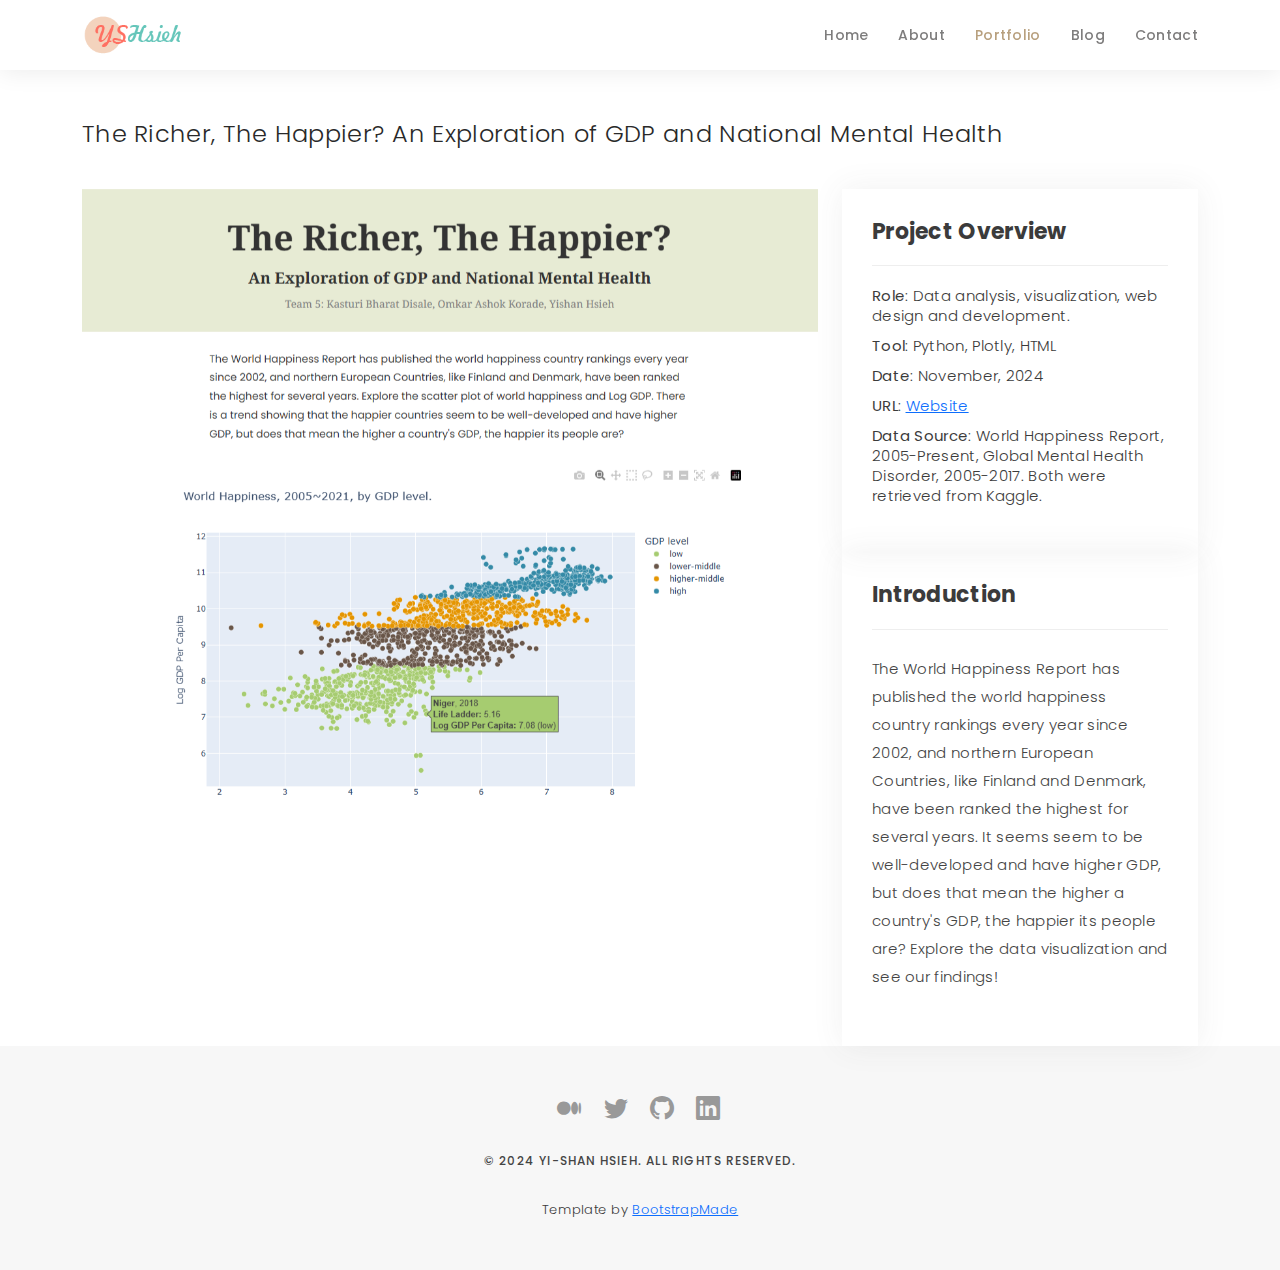
<file: wealth-details.html>
<!DOCTYPE html>
<html lang="en">
  <head>
    <meta charset="utf-8" />
    <meta content="width=device-width, initial-scale=1.0" name="viewport" />

    <title>
      The Richer, The Happier? An Exploration of GDP and National Mental Health
    </title>
    <meta content="" name="description" />
    <meta content="" name="keywords" />

    <!-- Favicons -->
    <link href="assets/img/favicon.png" rel="icon" />
    <link href="assets/img/apple-touch-icon.png" rel="apple-touch-icon" />

    <!-- Google Fonts -->
    <link
      href="https://fonts.googleapis.com/css?family=Poppins:300,300i,400,400i,500,500i,600,600i,700,700i|Playfair+Display:400,400i,500,500i,600,600i,700,700i,900,900i"
      rel="stylesheet"
    />

    <!-- Vendor CSS Files -->
    <link
      href="assets/vendor/bootstrap/css/bootstrap.min.css"
      rel="stylesheet"
    />
    <link
      href="assets/vendor/bootstrap-icons/bootstrap-icons.css"
      rel="stylesheet"
    />
    <link href="assets/vendor/boxicons/css/boxicons.min.css" rel="stylesheet" />
    <link
      href="assets/vendor/glightbox/css/glightbox.min.css"
      rel="stylesheet"
    />
    <link href="assets/vendor/swiper/swiper-bundle.min.css" rel="stylesheet" />

    <!-- Template Main CSS File -->
    <link href="./assets/css/style.css" rel="stylesheet" />

    <!-- =======================================================
  * Template Name: Folio
  * Template URL: https://bootstrapmade.com/folio-bootstrap-portfolio-template/
  * Updated: Mar 17 2024 with Bootstrap v5.3.3
  * Author: BootstrapMade.com
  * License: https://bootstrapmade.com/license/
  ======================================================== -->
  </head>

  <body>
    <!-- ======= Header ======= -->
    <header id="header" class="fixed-top header-inner-pages">
      <div class="container d-flex align-items-center justify-content-between">
        <a href="index.html" class="logo"
          ><img src="assets/img/logo.png" alt="" class="img-fluid"
        /></a>
        <!-- Uncomment below if you prefer to use an text logo -->
        <!-- <h1 class="logo"><a href="index.html">Folio</a></h1> -->

        <nav id="navbar" class="navbar">
          <ul>
            <li><a class="nav-link scrollto" href="./#hero">Home</a></li>
            <li><a class="nav-link scrollto" href="./#about">About</a></li>
            <li>
              <a class="nav-link active scrollto" href="./#portfolio"
                >Portfolio</a
              >
            </li>
            <li><a class="nav-link scrollto" href="./#journal">Blog</a></li>

            <li><a class="nav-link scrollto" href="./#contact">Contact</a></li>
          </ul>
          <i class="bi bi-list mobile-nav-toggle"></i>
        </nav>
        <!-- .navbar -->
      </div>
    </header>
    <!-- End Header -->

    <main id="main">
      <!-- ======= Breadcrumbs Section ======= -->

      <section class="breadcrumbs">
        <div class="container">
          <div class="d-flex justify-content-between align-items-center">
            <h2>
              The Richer, The Happier? An Exploration of GDP and National Mental
              Health
            </h2>
          </div>
        </div>
      </section>

      <!-- Breadcrumbs Section -->

      <!-- ======= Portfolio Details Section ======= -->
      <section id="portfolio-details" class="portfolio-details">
        <div class="container">
          <div class="row gy-4">
            <div class="col-lg-8">
              <div class="portfolio-details-slider swiper">
                <div class="swiper-wrapper align-items-center">
                  <div class="swiper-slide">
                    <img src="assets/img/portfolio/wealth-details.png" alt="" />
                  </div>
                </div>
                <div class="swiper-pagination"></div>
              </div>
            </div>

            <div class="col-lg-4">
              <div class="portfolio-info">
                <h3>Project Overview</h3>
                <ul>
                  <li>
                    <strong>Role</strong>: Data analysis, visualization, web
                    design and development.
                  </li>
                  <li><strong>Tool</strong>: Python, Plotly, HTML</li>

                  <li><strong>Date</strong>: November, 2024</li>

                  <li>
                    <strong>URL</strong>:
                    <a
                      href="https://yishanhsieh.github.io/I590-DataViz/"
                      target="_blank"
                      >Website</a
                    >
                  </li>

                  <li>
                    <strong>Data Source</strong>: World Happiness Report,
                    2005-Present, Global Mental Health Disorder, 2005-2017. Both
                    were retrieved from Kaggle.
                  </li>
                </ul>
              </div>
              <div class="portfolio-info">
                <h3>Introduction</h3>
                <p>
                  The World Happiness Report has published the world happiness
                  country rankings every year since 2002, and northern European
                  Countries, like Finland and Denmark, have been ranked the
                  highest for several years. It seems seem to be well-developed
                  and have higher GDP, but does that mean the higher a country's
                  GDP, the happier its people are? Explore the data
                  visualization and see our findings!
                </p>
              </div>
            </div>
          </div>
        </div>
      </section>
      <!-- End Portfolio Details Section -->
    </main>
    <!-- End #main -->

    <!-- ======= Footer ======= -->
    <div id="footer" class="text-center">
      <div class="container">
        <div class="socials-media text-center">
          <ul class="list-unstyled">
            <li>
              <a target="_blank" href="https://medium.com/@yishanhsieh419">
                <i class="bi bi-medium"></i
              ></a>
            </li>
            <li>
              <a target="_blank" href="https://x.com/yishanhsieh">
                <i class="bi bi-twitter"></i
              ></a>
            </li>
            <li>
              <a target="_blank" href="https://github.com/yishanhsieh">
                <i class="bi bi-github"></i
              ></a>
            </li>
            <li>
              <a
                target="_blank"
                href="https://www.linkedin.com/in/sandy-yishanhsieh/"
              >
                <i class="bi bi-linkedin"></i
              ></a>
            </li>
          </ul>
        </div>

        <p>&copy; 2024 Yi-Shan Hsieh. All Rights Reserved.</p>

        <div class="credits">
          <!--
        All the links in the footer should remain intact.
        You can delete the links only if you purchased the pro version.
        Licensing information: https://bootstrapmade.com/license/
        Purchase the pro version with working PHP/AJAX contact form: https://bootstrapmade.com/buy/?theme=Folio
      -->
          Template by <a href="https://bootstrapmade.com/">BootstrapMade</a>
        </div>
      </div>
    </div>
    <!-- End Footer -->

    <a
      href="#"
      class="back-to-top d-flex align-items-center justify-content-center"
      ><i class="bi bi-arrow-up-short"></i
    ></a>

    <!-- Vendor JS Files -->
    <script src="assets/vendor/bootstrap/js/bootstrap.bundle.min.js"></script>
    <script src="assets/vendor/glightbox/js/glightbox.min.js"></script>
    <script src="assets/vendor/isotope-layout/isotope.pkgd.min.js"></script>
    <script src="assets/vendor/swiper/swiper-bundle.min.js"></script>
    <script src="assets/vendor/typed.js/typed.umd.js"></script>
    <script src="assets/vendor/php-email-form/validate.js"></script>

    <!-- Template Main JS File -->
    <script src="assets/js/main.js"></script>
  </body>
</html>
</file>
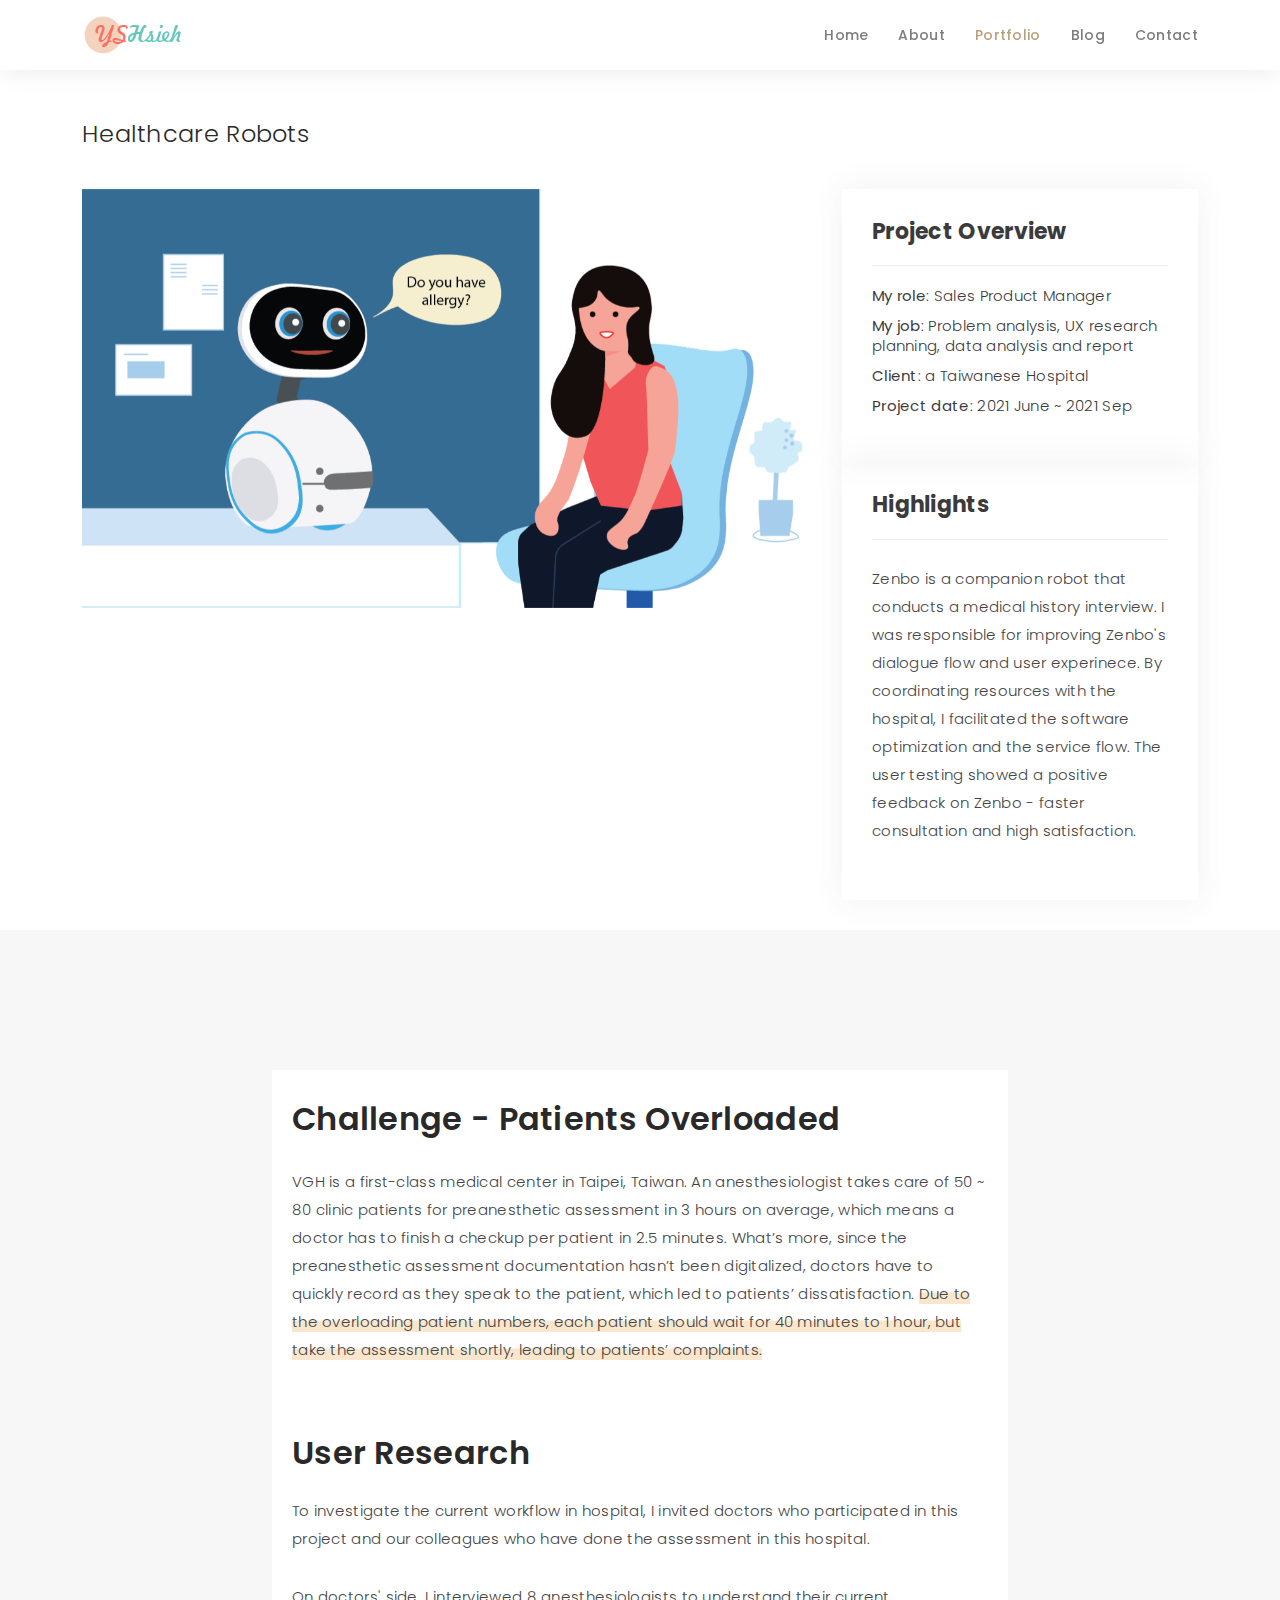
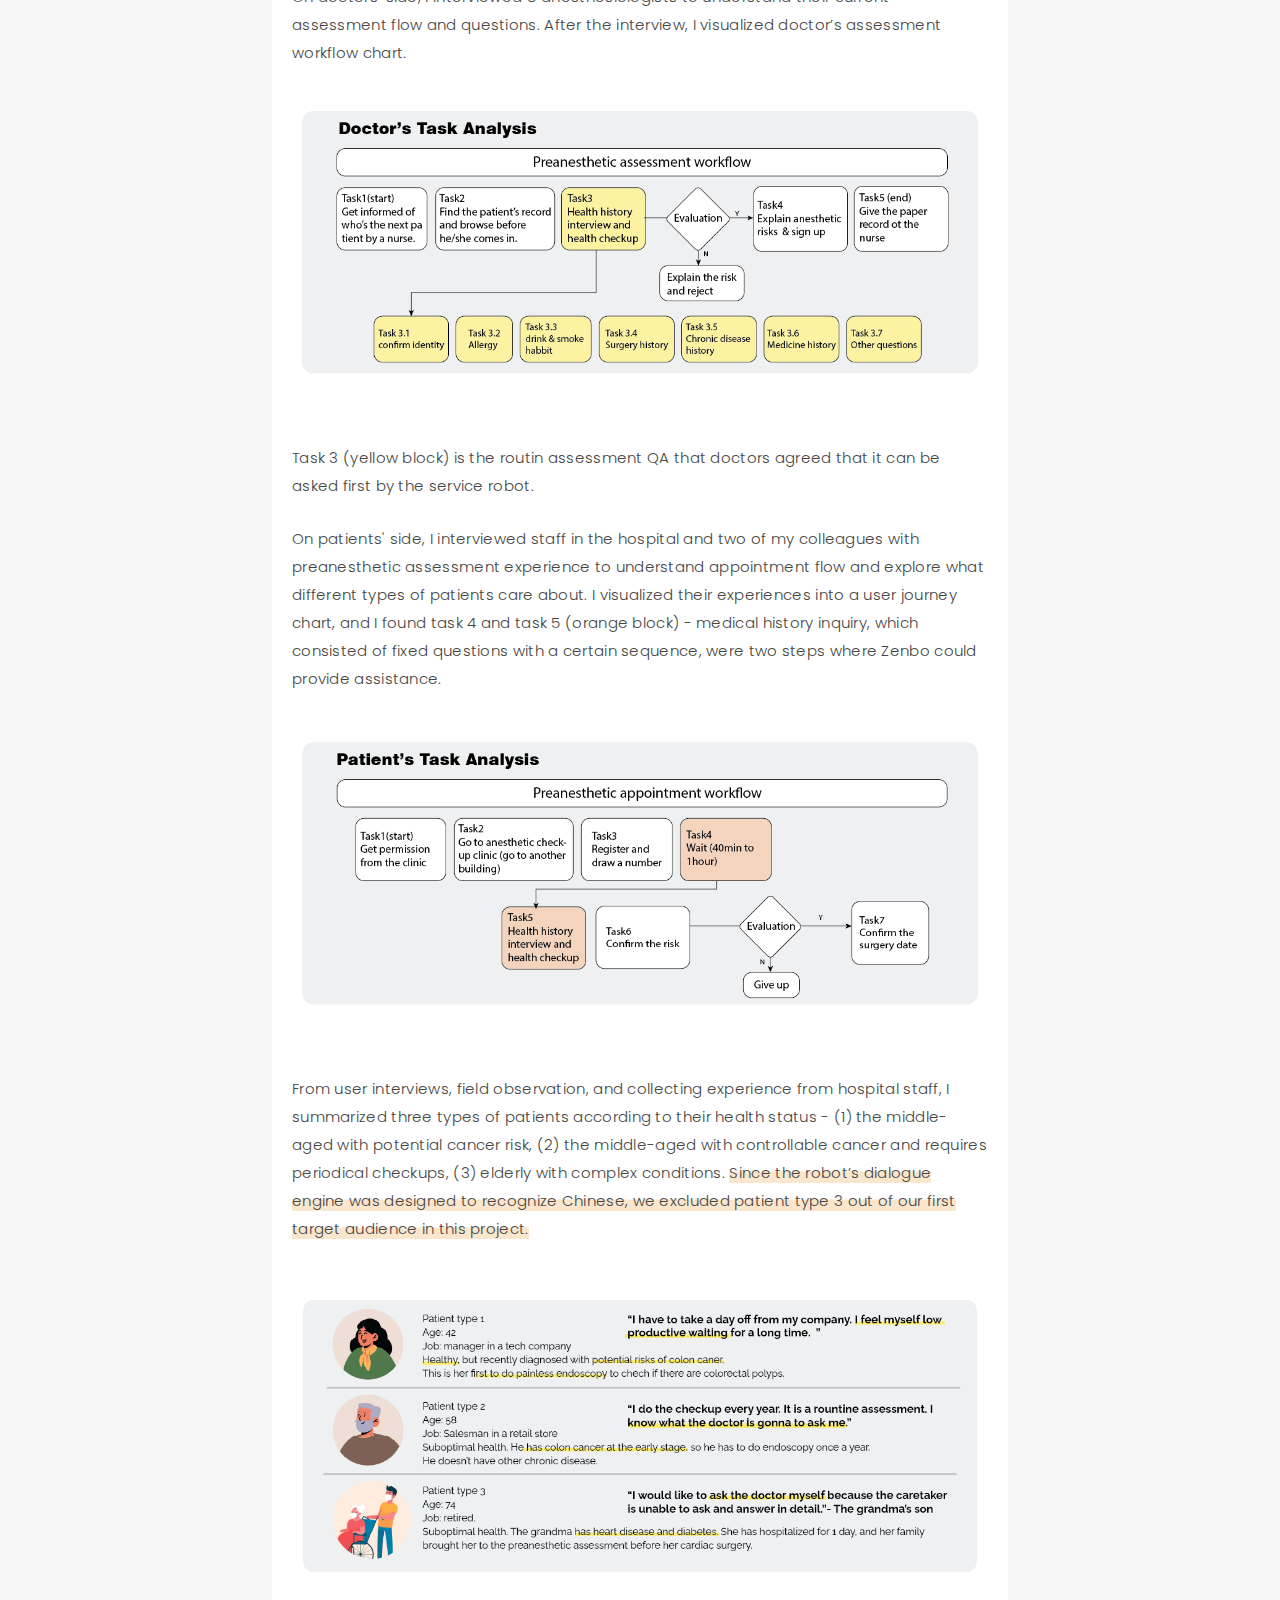
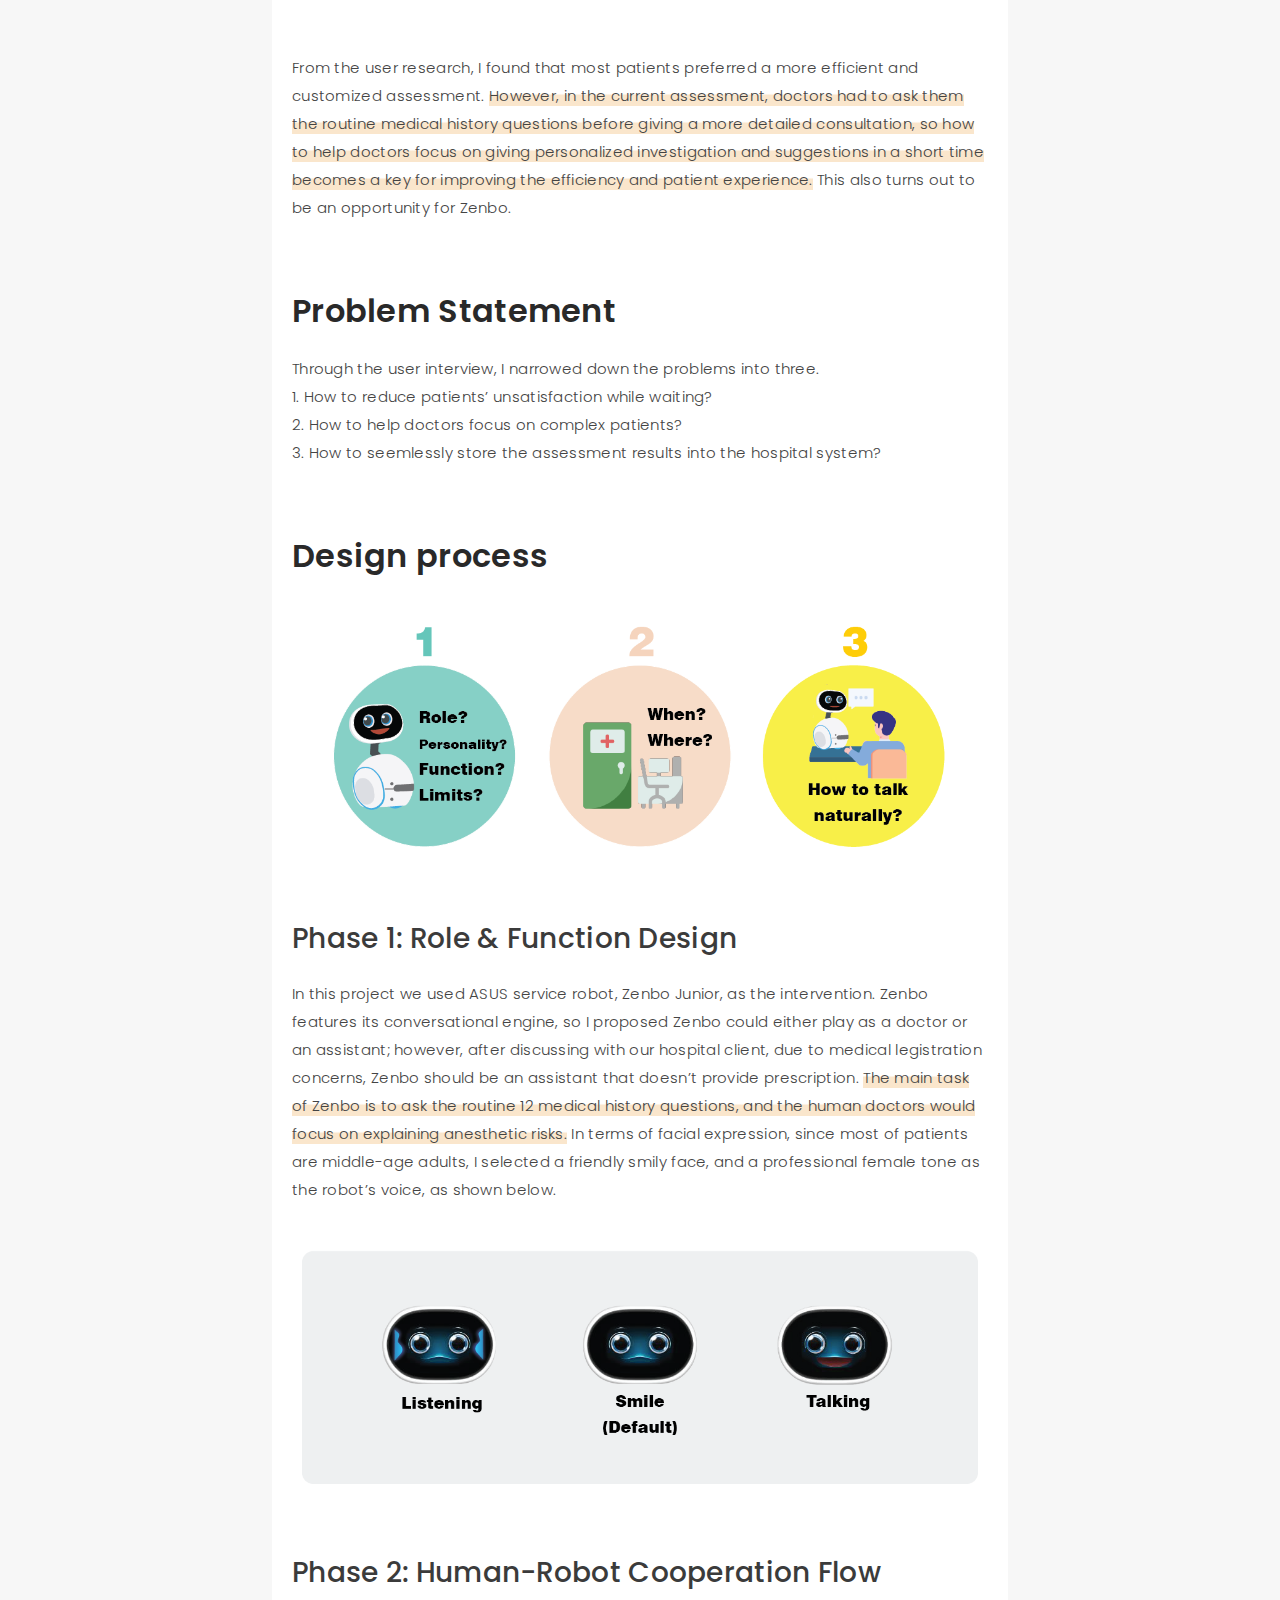
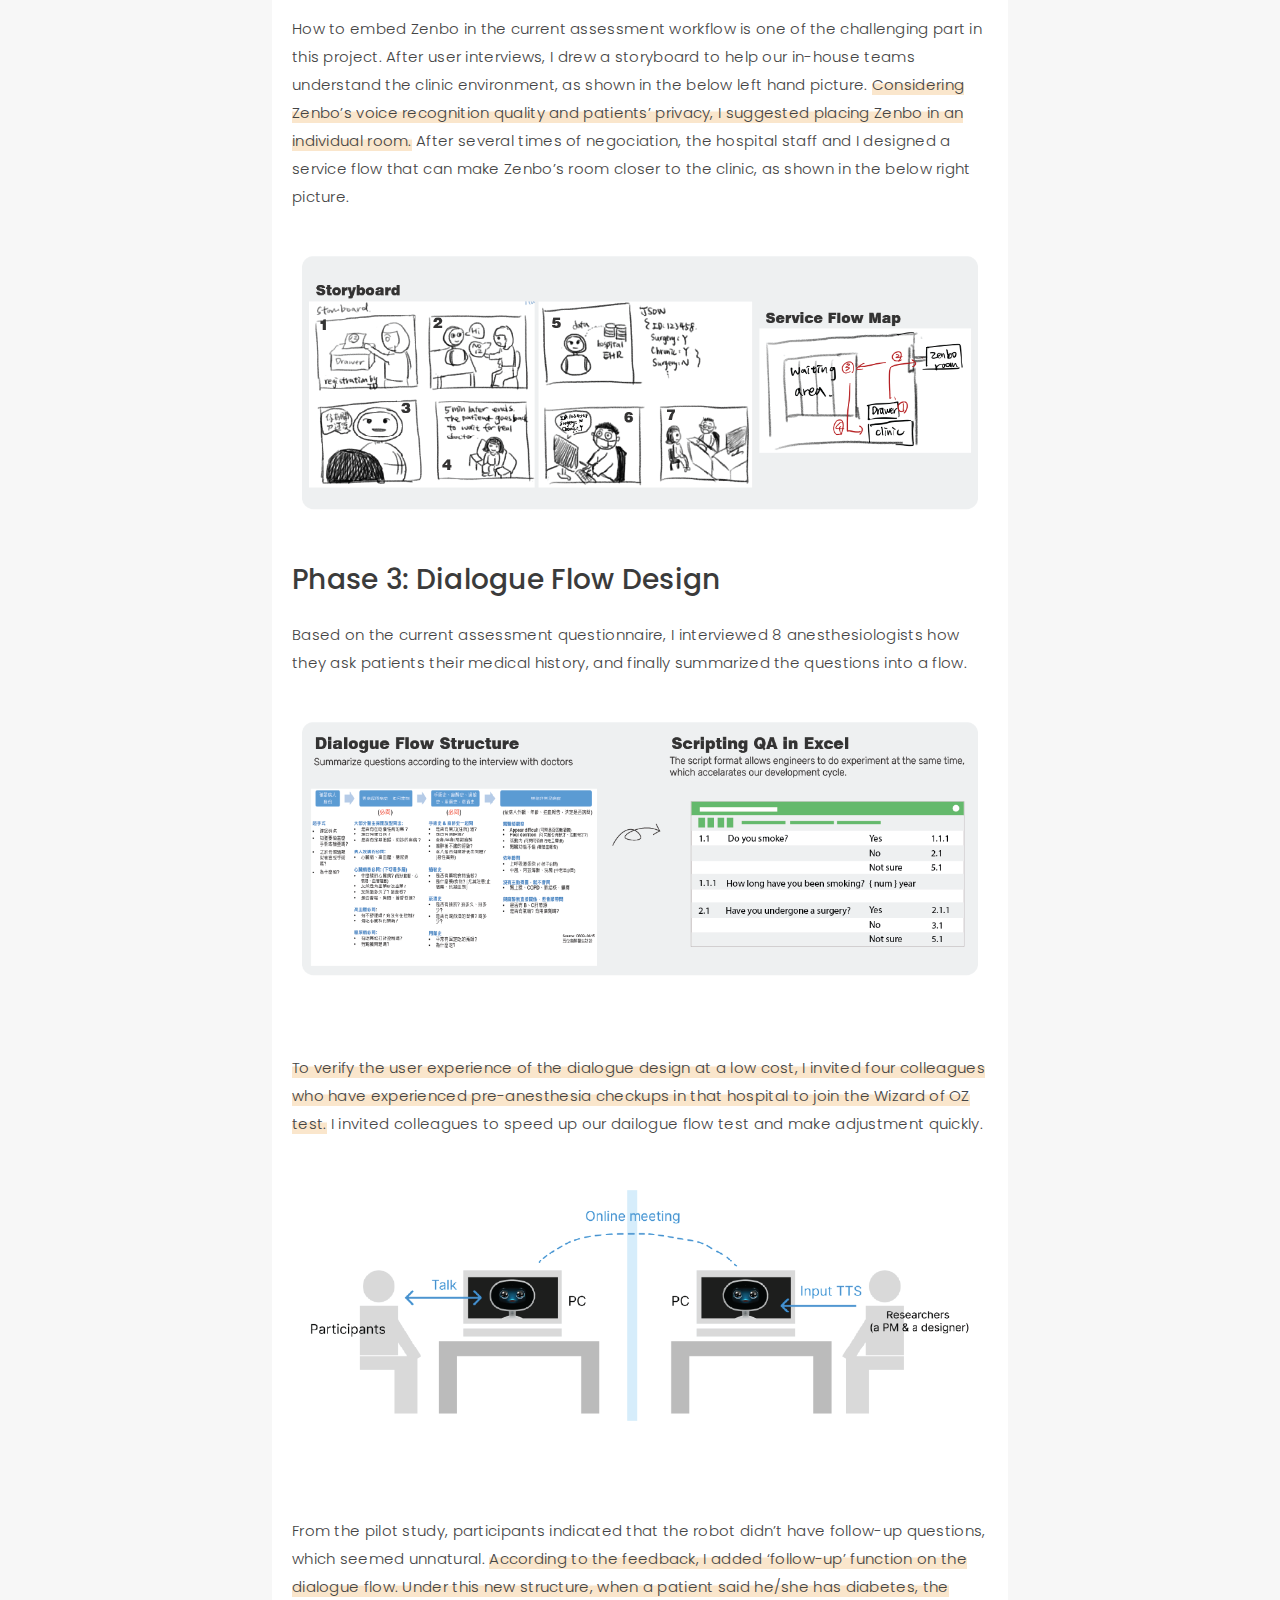
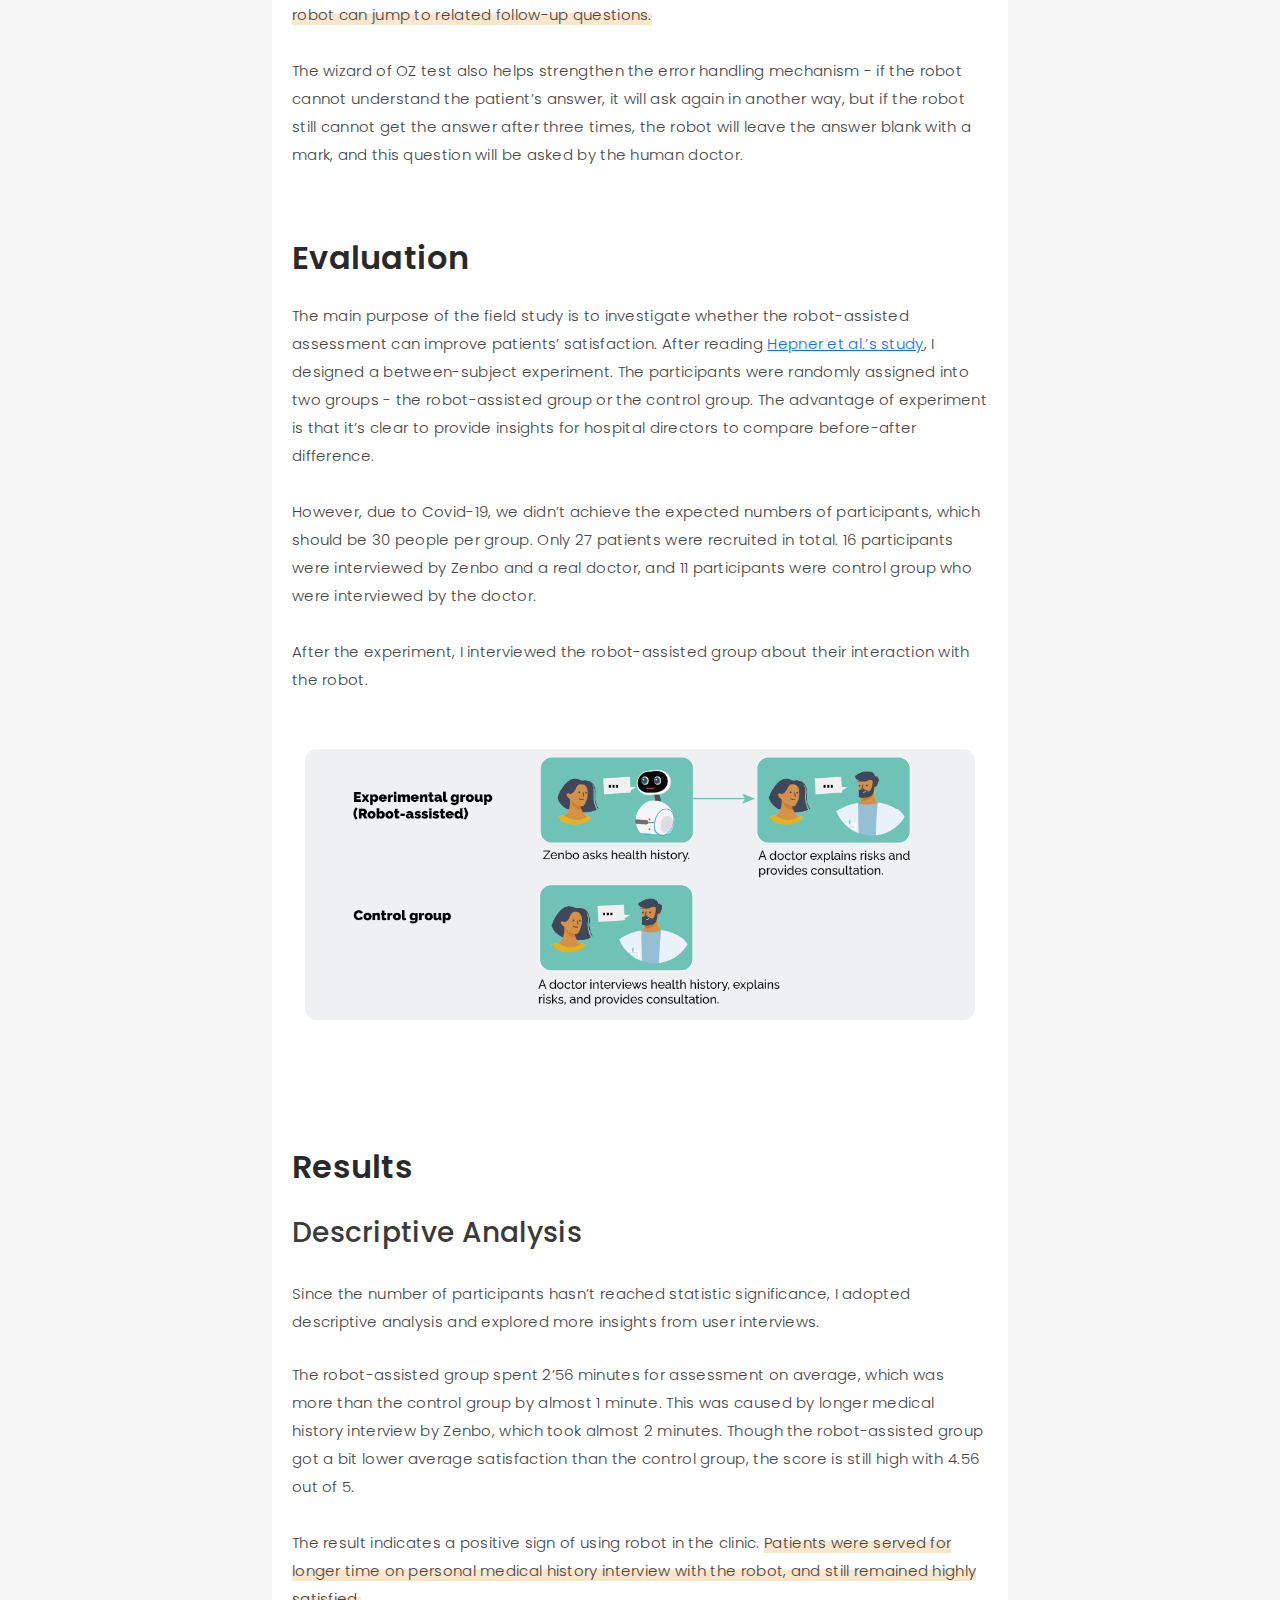
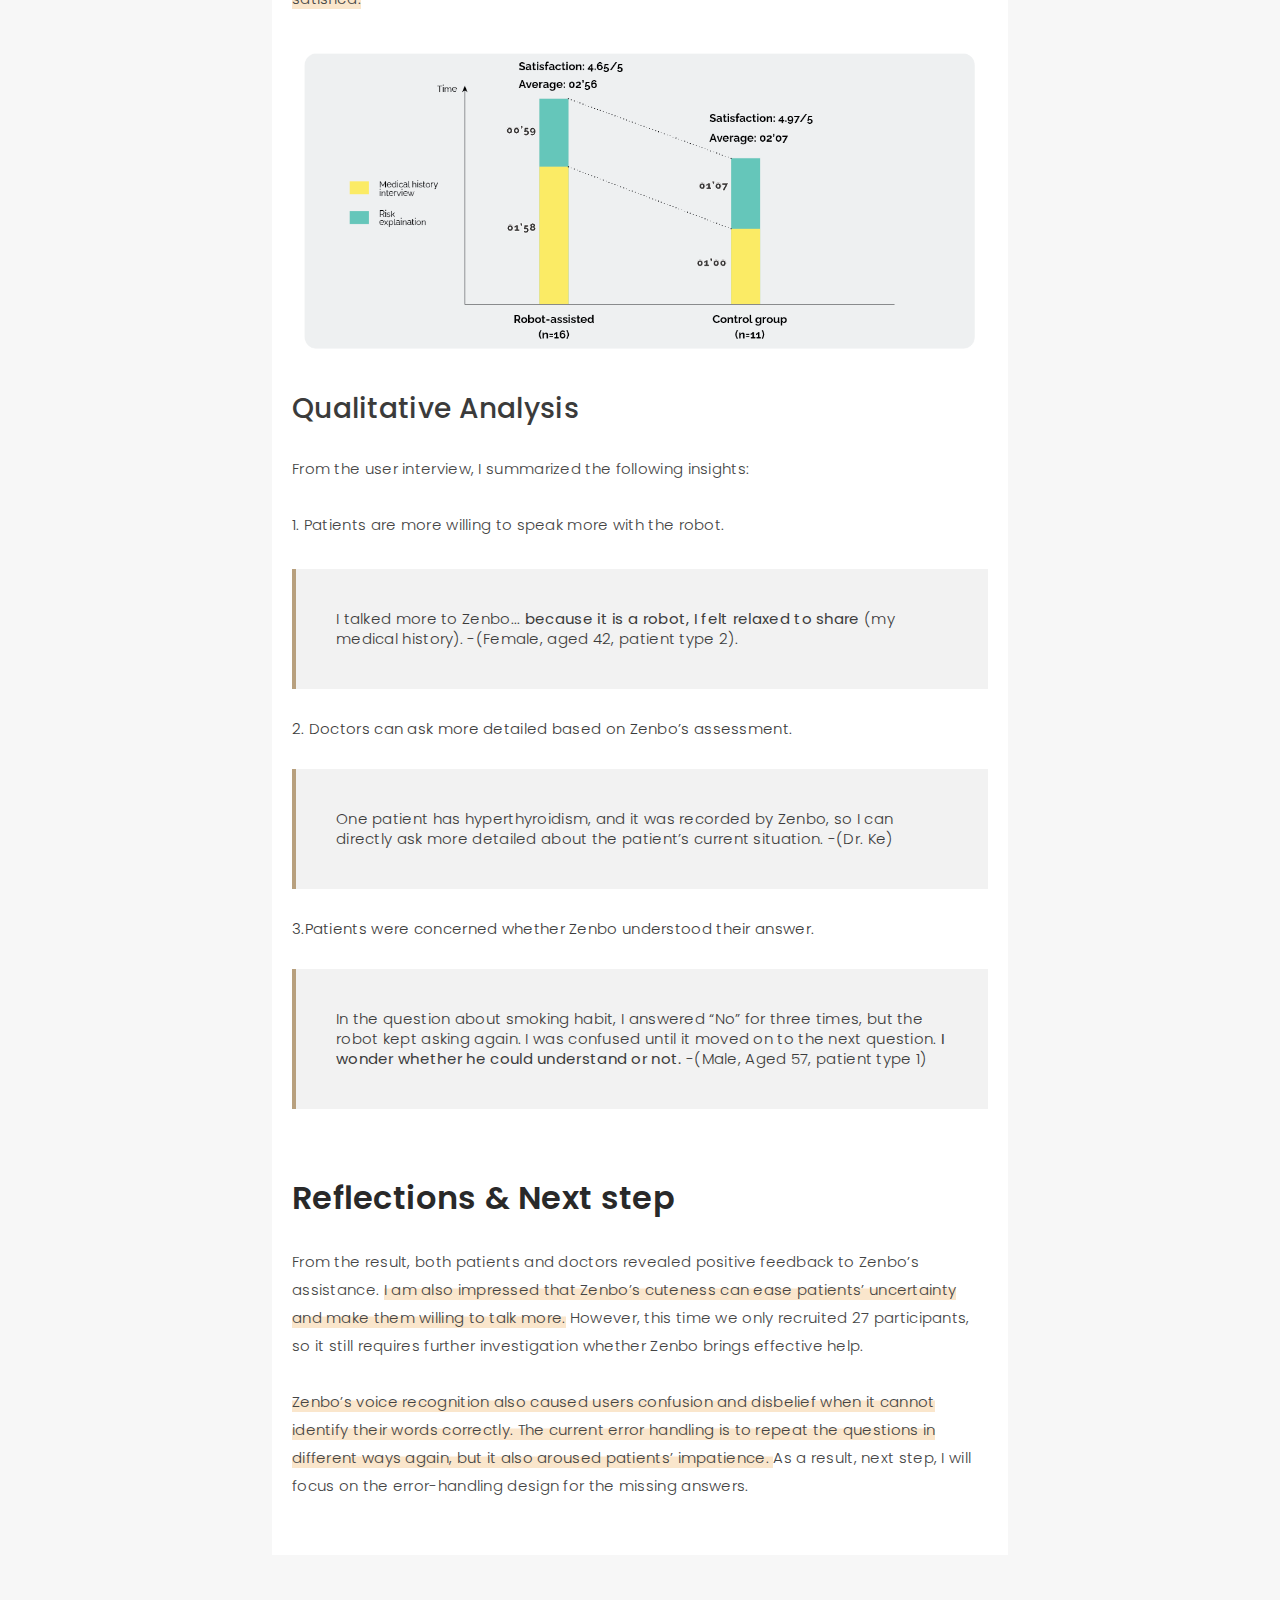
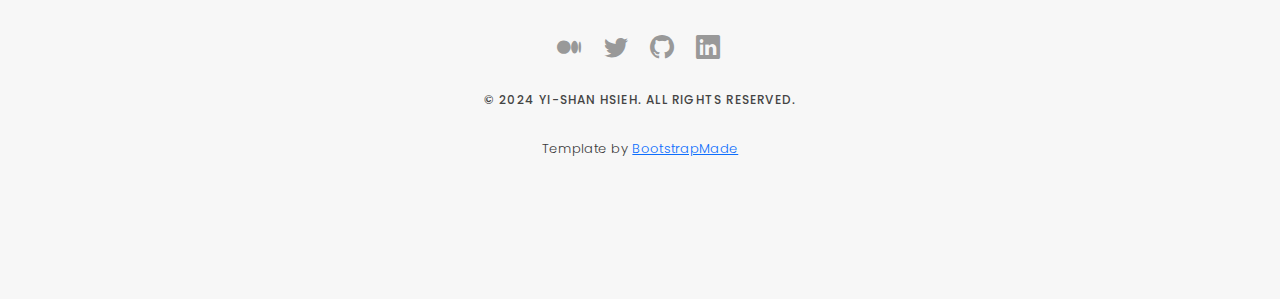
<file: zenbo-details.html>
<!DOCTYPE html>
<html lang="en">
  <head>
    <meta charset="utf-8" />
    <meta content="width=device-width, initial-scale=1.0" name="viewport" />

    <title>Healthcare Robots</title>
    <meta content="" name="description" />
    <meta content="" name="keywords" />

    <!-- Favicons -->
    <link href="assets/img/favicon.png" rel="icon" />
    <link href="assets/img/apple-touch-icon.png" rel="apple-touch-icon" />

    <!-- Google Fonts -->
    <link
      href="https://fonts.googleapis.com/css?family=Poppins:300,300i,400,400i,500,500i,600,600i,700,700i|Playfair+Display:400,400i,500,500i,600,600i,700,700i,900,900i"
      rel="stylesheet"
    />

    <!-- Vendor CSS Files -->
    <link
      href="assets/vendor/bootstrap/css/bootstrap.min.css"
      rel="stylesheet"
    />
    <link
      href="assets/vendor/bootstrap-icons/bootstrap-icons.css"
      rel="stylesheet"
    />
    <link href="assets/vendor/boxicons/css/boxicons.min.css" rel="stylesheet" />
    <link
      href="assets/vendor/glightbox/css/glightbox.min.css"
      rel="stylesheet"
    />
    <link href="assets/vendor/swiper/swiper-bundle.min.css" rel="stylesheet" />

    <!-- Template Main CSS File -->
    <link href="./assets/css/style.css" rel="stylesheet" />

    <!-- =======================================================
  * Template Name: Folio
  * Template URL: https://bootstrapmade.com/folio-bootstrap-portfolio-template/
  * Updated: Mar 17 2024 with Bootstrap v5.3.3
  * Author: BootstrapMade.com
  * License: https://bootstrapmade.com/license/
  ======================================================== -->
  </head>

  <body>
    <!-- ======= Header ======= -->
    <header id="header" class="fixed-top header-inner-pages">
      <div class="container d-flex align-items-center justify-content-between">
        <a href="index.html" class="logo"
          ><img src="assets/img/logo.png" alt="" class="img-fluid"
        /></a>
        <!-- Uncomment below if you prefer to use an text logo -->
        <!-- <h1 class="logo"><a href="index.html">Folio</a></h1> -->

        <nav id="navbar" class="navbar">
          <ul>
            <li><a class="nav-link scrollto" href="./#hero">Home</a></li>
            <li><a class="nav-link scrollto" href="./#about">About</a></li>
            <li>
              <a class="nav-link active scrollto" href="./#portfolio"
                >Portfolio</a
              >
            </li>
            <li><a class="nav-link scrollto" href="./#journal">Blog</a></li>

           
            <li><a class="nav-link scrollto" href="./#contact">Contact</a></li>
          </ul>
          <i class="bi bi-list mobile-nav-toggle"></i>
        </nav>
        <!-- .navbar -->
      </div>
    </header>
    <!-- End Header -->

    <main id="main">
      <!-- ======= Breadcrumbs Section ======= -->
       
      <section class="breadcrumbs">
        <div class="container">
          <div class="d-flex justify-content-between align-items-center">
            <h2>Healthcare Robots</h2>
            
          </div>
        </div>
      </section>
      <!-- Breadcrumbs Section -->

      <!-- ======= Portfolio Details Section ======= -->
      <section id="portfolio-details" class="portfolio-details">
        <div class="container">
          <div class="row gy-4">
            <div class="col-lg-8">
              <div class="portfolio-details-slider swiper">
                <div class="swiper-wrapper align-items-center">
                  
                  <div class="swiper-slide">
                    <img
                      src="assets/img/portfolio/zenbo-details-1.png"
                      alt=""
                    />
                  </div>

                  
                </div>
                <div class="swiper-pagination"></div>
              </div>
            </div>

            <div class="col-lg-4 mb-30">
              <div class="portfolio-info">
                <h3>Project Overview</h3>
                <ul>
                  <li><strong>My role</strong>: Sales Product Manager</li>
                  <li><strong>My job</strong>: Problem analysis, UX research planning, data analysis and report</li>
                  <li><strong>Client</strong>: a Taiwanese Hospital</li>
                  <li><strong>Project date</strong>: 2021 June ~ 2021 Sep</li>
                </ul>
                
              </div>
              <div class="portfolio-info">
                <h3>Highlights</h3>
                <p>
                  Zenbo is a companion robot that conducts a medical history interview.
                  I was responsible for improving Zenbo's dialogue flow and user experinece. By 
                  coordinating resources with the hospital, I facilitated 
                  the software optimization and the service flow. The user testing showed a positive 
                  feedback on Zenbo - faster consultation and high satisfaction.
               </p>
              </div>
            </div>
          </div>
        </div>
      </section>
      <!-- End Portfolio Details Section -->
    </main>
    <!-- End #main -->


 <!-- ======= Blog Single ======= -->
 <div class="main-content paddsection">
  <div class="container">
    <div class="row justify-content-center">
      <div class="col-md-8 col-md-offset-2">
        <div class="row">
          <div class="container-main single-main">
            <div class="col-md-12">
              <div class="block-main mb-30">
                <div class="content-main single-post padDiv">
                  <div class="journal-txt mb-30">
                    <h2>
                      Challenge - Patients Overloaded
                    </h2>
                  </div>           
                          
                  <div class="journal-txt"> 
                              
                    <p class="mb-30">
                      VGH is a first-class medical center in Taipei, Taiwan. 
                      An anesthesiologist takes care of 50 ~ 80 clinic patients for preanesthetic assessment in 3 hours on average, 
                      which means a doctor has to finish a checkup per patient in 2.5 minutes.
                      What’s more, since the preanesthetic assessment documentation hasn’t been digitalized, 
                      doctors have to quickly record as they speak to the patient, 
                      which led to patients’ dissatisfaction.
                      <ins>Due to the overloading patient numbers, 
                      each patient should wait for 40 minutes to 1 hour,
                      but take the assessment shortly, leading to patients’ 
                      complaints.</ins>  
                  </p>
                  </div>
                
                  <div class="journal-txt">
                    <h2 class="journal-section-title">
                      User Research
                    </h2>
                    <p class="mb-30">
                      To investigate the current workflow in hospital,
                       I invited doctors who participated in this project
                        and our colleagues who have done the assessment
                         in this hospital.
                    </p>
                    <p>
                       On doctors' side, I interviewed 8 anesthesiologists
                       to understand their current assessment flow and questions. 
                       After the interview, I visualized doctor’s assessment workflow chart.        
                    </p>

                    <img
                    src="assets/img/portfolio/Zenbo-6.png"
                    class = "img-responsive mb-30"
                    alt="reviews2"
                    /> 
                    <p>
                      Task 3 (yellow block) is the routin assessment 
                      QA that doctors agreed that it can be asked first 
                      by the service robot.
                    </p>
                  </div>
    
               
                <p class="mb-30">
                  On patients' side, I interviewed staff in the hospital 
                  and two of my colleagues with preanesthetic assessment experience
                  to understand appointment flow and explore what different types of 
                  patients care about. I visualized their experiences into a user journey chart, 
                  and I found task 4 and task 5 (orange block) - medical history inquiry, 
                  which consisted of fixed questions with a certain sequence, were two 
                  steps where Zenbo could provide assistance.   
                </p>

                
                <img
                  src="assets/img/portfolio/Zenbo-7.png"
                  class = "img-responsive mb-30"
                  alt="reviews2"
                /> 

                <p class="mb-30">
                  From user interviews, field observation, and collecting experience from hospital staff,
                  I summarized three types of patients according to their health status 
                  - (1) the middle-aged with potential cancer risk, 
                  (2) the middle-aged with controllable cancer and requires periodical checkups, 
                  (3) elderly with complex conditions. 
                  <ins>Since the robot’s dialogue engine was designed to 
                  recognize Chinese, we excluded patient type 3 out of our first target audience 
                  in this project.</ins>
                </p>

                <img
                src="assets/img/portfolio/Zenbo-8.png"
                class = "img-responsive mb-30"
                alt="reviews2"
              /> 
              <p>
                From the user research, I found that most patients preferred a more efficient and customized assessment.
                <ins>However, in the current assessment, doctors had to ask them the routine medical history questions 
                before giving a more detailed consultation, so how to help doctors focus on giving personalized investigation and suggestions
                in a short time becomes a key for improving the efficiency and patient experience.</ins> This also turns out to be an opportunity for Zenbo.
              </p>
              

                <div class="journal-txt">
                  <h2 class="journal-section-title">
                    Problem Statement
                  </h2>
                </div>           
                                 
                <p class="mb-30">  
                  Through the user interview, I narrowed down the problems into three.
                  <br>1. How to reduce patients’ unsatisfaction while waiting?
                  <br>2. How to help doctors focus on complex patients?
                  <br>3. How to seemlessly store the assessment results into the hospital system?
                </p>

          
              <div class="journal-txt">
                <h2 class="journal-section-title">
                  Design process
                </h2>
              </div>   
              
              <img
              src="assets/img/portfolio/Zenbo-1.png"
              class = "img-responsive mb-30"
              alt="reviews2"
            /> 

            <h3>
              Phase 1: Role & Function Design
            </h3>
            <p>
              In this project we used ASUS service robot, 
              Zenbo Junior, as the intervention. 
              Zenbo features its conversational engine, 
              so I proposed Zenbo could either play as a 
              doctor or an assistant; however, after discussing 
              with our hospital client, due to medical 
              legistration concerns, Zenbo should be an assistant 
              that doesn’t provide prescription.

              <ins>The main task of Zenbo is to ask the routine 
              12 medical history questions, and the human 
              doctors would focus on explaining anesthetic risks.</ins> 
              In terms of facial expression, since most of patients 
              are middle-age adults, I selected a friendly smily face, 
              and a professional female tone as the robot’s voice, as shown below.
            </p>
        
            <img
              src="assets/img/portfolio/Zenbo-2.png"
              class = "img-responsive mb-30"
              alt="reviews2"
            /> 
               
            <h3>
              Phase 2: Human-Robot Cooperation Flow
            </h3>
            <p>
              How to embed Zenbo in the current 
              assessment workflow is one of the challenging 
              part in this project. After user interviews, 
              I drew a storyboard to help our in-house teams 
              understand the clinic environment, 
              as shown in the below left hand picture.

              <ins>Considering Zenbo’s voice recognition quality 
              and patients’ privacy, I suggested placing Zenbo 
              in an individual room.</ins> After several times of negociation,
               the hospital staff and I designed a service flow
                that can make Zenbo’s room closer to the clinic,
                 as shown in the below right picture.
            </p>

            <img
              src="assets/img/portfolio/Zenbo-3.png"
              class = "img-responsive mb-30"
              alt="reviews2"
            /> 
            <h3>Phase 3: Dialogue Flow Design</h3>
            <p>
              Based on the current assessment questionnaire, 
              I interviewed 8 anesthesiologists how they ask 
              patients their medical history, and finally summarized 
              the questions into a flow.
            </p>

            <img
            src="assets/img/portfolio/Zenbo-4.png"
            class = "img-responsive mb-30"
            alt="reviews2"
          /> 
          <p>
            <ins>To verify the user experience of the dialogue design at a low cost, 
            I invited four colleagues who have experienced pre-anesthesia checkups 
            in that hospital to join the Wizard of OZ test.</ins> I invited colleagues to 
            speed up our dailogue flow test and make adjustment quickly.
          </p>
          <img
            src="assets/img/portfolio/Zenbo-9.png"
            class = "img-responsive mb-30"
            alt="reviews2"
          />

          <p>
            From the pilot study, participants indicated that the robot 
            didn’t have follow-up questions, which seemed unnatural. 
            <ins>According to the feedback, I added ‘follow-up’ function on the dialogue flow. 
            Under this new structure, when a patient said he/she has diabetes, 
            the robot can jump to related follow-up questions.</ins>
            <br><br>
            The wizard of OZ test also helps strengthen the error handling mechanism - 
            if the robot cannot understand the patient’s answer, 
            it will ask again in another way, 
            but if the robot still cannot get the answer after three times, 
            the robot will leave the answer blank with a mark, 
            and this question will be asked by the human doctor.
          </p>

              
          <div class="journal-txt">
            <h2 class="journal-section-title">
              Evaluation
            </h2>
          </div>           
                            
          <p class="mb-30">  
            The main purpose of the field study is to investigate 
            whether the robot-assisted assessment can improve patients’ satisfaction. 
            After reading <a href="https://pubmed.ncbi.nlm.nih.gov/15041606/">Hepner et al.’s study</a>, I designed a between-subject experiment. 
            The participants were randomly assigned into two groups - 
            the robot-assisted group or the control group. 
            The advantage of experiment is that it’s clear to provide insights 
            for hospital directors to compare before-after difference.
            <br><br>
            However, due to Covid-19, we didn’t achieve the expected 
            numbers of participants, which should be 30 people per group. 
            Only 27 patients were recruited in total. 16 participants were 
            interviewed by Zenbo and a real doctor, and 11 participants 
            were control group who were interviewed by the doctor.
            <br><br>
            After the experiment, I interviewed the robot-assisted group 
            about their interaction with the robot.
          <p>

          <img
            src="assets/img/portfolio/Zenbo-10.png"
            class = "img-responsive mb-30"
            alt="reviews2"
          />

          <h2 class="journal-section-title mb-30">
            Results
          </h2>
          <h3 class="mb-30">Descriptive Analysis</h3>
          <p>
            Since the number of participants hasn’t reached statistic significance, 
            I adopted descriptive analysis and explored more insights from user interviews.
          </p>
          <p>
            The robot-assisted group spent 2’56 minutes for assessment on average, 
            which was more than the control group by almost 1 minute. 
            This was caused by longer medical history interview by Zenbo, 
            which took almost 2 minutes. 
            Though the robot-assisted group got a bit lower average satisfaction 
            than the control group, the score is still high with 4.56 out of 5.
            <br><br>
            The result indicates a positive sign of using robot in the clinic. 
            <ins>Patients were served for longer time on personal medical history interview 
            with the robot, and still remained highly satisfied.</ins>

          </p>
          <img
          src="assets/img/portfolio/Zenbo-11.png"
          class = "img-responsive mb-30"
          alt="reviews2"
          />
          <h3 class="mb-30">Qualitative Analysis</h3>

          <p>
            From the user interview, I summarized the following insights:

            <br><br>1. Patients are more willing to speak more with the robot.
            <blockquote>
              I talked more to Zenbo... <strong>because it is a robot, 
              I felt relaxed to share</strong> (my medical history). -(Female, aged 42, patient type 2).
            </blockquote>

            2. Doctors can ask more detailed based on Zenbo’s assessment.
            <blockquote>
              One patient has hyperthyroidism, and it was recorded by Zenbo, 
              so I can directly ask more detailed about 
              the patient’s current situation. -(Dr. Ke)
            </blockquote>

            3.Patients were concerned whether Zenbo understood their answer.
            <blockquote>
              In the question about smoking habit, I answered “No” for three times, 
              but the robot kept asking again. I was confused until it moved on to the next 
              question. <strong>I wonder whether he could understand or not.</strong> -(Male, Aged 57, patient type 1)
            </blockquote>
          </p>

          <h2 class="journal-section-title mb-30">
            Reflections & Next step
          </h2>
          <p>
            From the result, both patients and doctors revealed positive 
            feedback to Zenbo’s assistance. <ins>I am also impressed that Zenbo’s 
            cuteness can ease patients’ uncertainty and make them willing to talk more.</ins> 
            However, this time we only recruited 27 participants, so it still requires 
            further investigation whether Zenbo brings effective help. <br><br>

            <ins>Zenbo’s voice recognition also caused users confusion 
            and disbelief when it cannot identify their words correctly. 
            The current error handling is to repeat the questions in different ways again, 
            but it also aroused patients’ impatience. </ins>
            As a result, next step, I will focus on the error-handling design for the missing answers.
          </p>

          </div>
        </div>
      </div>
          

        </div>
      </div>
    </div>
  </div>
</div>
<!-- End Blog Single -->
</main>



    <!-- ======= Footer ======= -->
    <div id="footer" class="text-center">
      <div class="container">
        <div class="socials-media text-center">
          <ul class="list-unstyled">
            <li>
              <a target="_blank" 
              href="https://medium.com/@yishanhsieh419">
              <i class="bi bi-medium"></i></a>
             </li>
            <li>
              <a target="_blank" 
              href="https://x.com/yishanhsieh">
              <i class="bi bi-twitter"></i></a>
           </li>
            <li>
              <a target="_blank" 
              href="https://github.com/yishanhsieh">
              <i class="bi bi-github"></i></a>
           </li>
            <li>
              <a target="_blank" 
              href="https://www.linkedin.com/in/sandy-yishanhsieh/">
              <i class="bi bi-linkedin"></i></a>
            </li>
          </ul>
        </div>

        <p>&copy; 2024 Yi-Shan Hsieh. All Rights Reserved.</p>

        <div class="credits">
          <!--
        All the links in the footer should remain intact.
        You can delete the links only if you purchased the pro version.
        Licensing information: https://bootstrapmade.com/license/
        Purchase the pro version with working PHP/AJAX contact form: https://bootstrapmade.com/buy/?theme=Folio
      -->
      Template by <a href="https://bootstrapmade.com/">BootstrapMade</a>
        </div>
      </div>
    </div>
    <!-- End Footer -->

    <a
      href="#"
      class="back-to-top d-flex align-items-center justify-content-center"
      ><i class="bi bi-arrow-up-short"></i
    ></a>

    <!-- Vendor JS Files -->
    <script src="assets/vendor/bootstrap/js/bootstrap.bundle.min.js"></script>
    <script src="assets/vendor/glightbox/js/glightbox.min.js"></script>
    <script src="assets/vendor/isotope-layout/isotope.pkgd.min.js"></script>
    <script src="assets/vendor/swiper/swiper-bundle.min.js"></script>
    <script src="assets/vendor/typed.js/typed.umd.js"></script>
    <script src="assets/vendor/php-email-form/validate.js"></script>

    <!-- Template Main JS File -->
    <script src="assets/js/main.js"></script>
  </body>
</html>
</file>
<file: assets/css/style.css>
/**
* Template Name: Folio
* Template URL: https://bootstrapmade.com/folio-bootstrap-portfolio-template/
* Updated: Mar 17 2024 with Bootstrap v5.3.3
* Author: BootstrapMade.com
* License: https://bootstrapmade.com/license/
*/

/*--------------------------------------------------------------
# General
--------------------------------------------------------------*/
body {
  background: #ffffff;
  color: #3b3b3b;
  font-family: "Poppins", helvetica;
  font-size: 15px;
  font-weight: 300;
  line-height: 20px;
  letter-spacing: 0.02em;
  overflow-x: hidden;
  margin: 0 auto;
  padding: 0;
  box-sizing: border-box;
}

h1,
h2,
h3,
h4,
h5,
h6 {
  margin: 0;
}

h2 {
  color: #292929;
  font-weight: 600;
}

h4 {
  color: #292929;
  font-size: 14px;
  font-weight: 600;
}

a:visited {
  color: #087e8b;
  text-decoration: none !important;
}

a:hover {
  color: #66c6ba;
  list-style: decimal;
}
ins {
  text-decoration: none;
  background: linear-gradient(180deg, rgba(255, 255, 255, 0) 40%, #fae6cc 50%);
}

p {
  margin: 25px 0;
  padding: 0;
  font-size: 15px;
  color: #444;
  line-height: 28px;
}

::-moz-selection {
  background: #b8a07e;
  color: #fff;
}

::selection {
  background: #b8a07e;
  color: #fff;
}

.btn {
  background: #333;
  border: medium none;
  border-radius: 0;
  color: #fff;
  font-size: 12px;
  height: 50px;
  line-height: 50px;
  padding: 0 30px;
  text-transform: uppercase;
}

.btn:hover,
.btn:focus {
  color: #fff;
}

.padDiv {
  padding: 30px 20px;
}

.section-title {
  margin-bottom: 70px;
}

.section-title h2 {
  font-size: 25px;
  letter-spacing: 2px;
  text-transform: uppercase;
}

.form-control {
  background-color: transparent;
  border: 1px solid #999;
  border-radius: 0;
  color: #999999;
  font-size: 12px;
  font-weight: 500;
  height: 50px;
  letter-spacing: 0.1em;
  padding-left: 10px;
  margin: 0 0 25px 0;
  line-height: 14px;
  text-transform: uppercase;
}

.form-control:focus {
  box-shadow: none;
  outline: 0 none;
}

.paddsection {
  padding-top: 90px;
  padding-bottom: 90px;
}

.paddsections {
  padding-top: 90px;
  padding-bottom: 90px !important;
}

.hvr-shutter-in-horizontal::before {
  background: #333;
}

.hvr-shutter-in-horizontal:hover {
  background: #b8a07e;
}

.mb-30 {
  margin-bottom: 30px;
}

.main-content {
  padding-top: 140px;
}

.img-responsive {
  padding: 10px;
  width: 100%;
}

figcaption {
  font-size: 14px;
  font-style: italic;
  text-align: center;
  margin-top: 8px;
}

/*--------------------------------------------------------------
# Back to top button
--------------------------------------------------------------*/
.back-to-top {
  position: fixed;
  visibility: hidden;
  opacity: 0;
  right: 15px;
  bottom: 15px;
  z-index: 996;
  background: #b8a07e;
  width: 40px;
  height: 40px;
  border-radius: 4px;
  transition: all 0.4s;
}

.back-to-top i {
  font-size: 28px;
  color: #fff;
  line-height: 0;
}

.back-to-top:hover {
  background: #c6b398;
  color: #fff;
}

.back-to-top.active {
  visibility: visible;
  opacity: 1;
}

/*--------------------------------------------------------------
# Header
--------------------------------------------------------------*/
#header {
  transition: all 0.5s;
  z-index: 997;
  padding: 15px 0;
  background-color: #fff;
  top: -100%;
  box-shadow: 0px 2px 25px rgba(0, 0, 0, 0.08);
}

#header.header-scrolled,
#header.header-inner-pages {
  top: 0;
}

#header .logo {
  font-size: 30px;
  margin: 0;
  padding: 0;
  line-height: 1;
  font-weight: 600;
  letter-spacing: 1px;
  font-family: "Playfair Display", sans-serif;
  font-style: italic;
}

#header .logo a {
  color: #898989;
}

#header .logo img {
  max-height: 40px;
}

@media (max-width: 992px) {
  #header {
    border: 0;
  }
}

/*--------------------------------------------------------------
# Navigation Menu
--------------------------------------------------------------*/
/**
* Desktop Navigation 
*/
.navbar {
  padding: 0;
}

.navbar ul {
  margin: 0;
  padding: 0;
  display: flex;
  list-style: none;
  align-items: center;
}

.navbar li {
  position: relative;
}

.navbar a,
.navbar a:focus {
  display: flex;
  align-items: center;
  justify-content: space-between;
  padding: 10px 0 10px 30px;
  font-family: "Poppins", sans-serif;
  font-size: 14px;
  font-weight: 500;
  color: #7e7d7d;
  white-space: nowrap;
  transition: 0.3s;
}

.navbar a i,
.navbar a:focus i {
  font-size: 12px;
  line-height: 0;
  margin-left: 5px;
}

.navbar a:hover,
.navbar .active,
.navbar .active:focus,
.navbar li:hover > a {
  color: #b8a07e;
}

.navbar .dropdown ul {
  display: block;
  position: absolute;
  left: 30px;
  top: calc(100% + 30px);
  margin: 0;
  padding: 10px 0;
  z-index: 99;
  opacity: 0;
  visibility: hidden;
  background: #fff;
  box-shadow: 0px 0px 30px rgba(127, 137, 161, 0.25);
  transition: 0.3s;
}

.navbar .dropdown ul li {
  min-width: 200px;
}

.navbar .dropdown ul a {
  padding: 10px 20px;
  font-weight: 400;
}

.navbar .dropdown ul a i {
  font-size: 12px;
}

.navbar .dropdown ul a:hover,
.navbar .dropdown ul .active:hover,
.navbar .dropdown ul li:hover > a {
  color: #b8a07e;
}

.navbar .dropdown:hover > ul {
  opacity: 1;
  top: 100%;
  visibility: visible;
}

.navbar .dropdown .dropdown ul {
  top: 0;
  left: calc(100% - 30px);
  visibility: hidden;
}

.navbar .dropdown .dropdown:hover > ul {
  opacity: 1;
  top: 0;
  left: 100%;
  visibility: visible;
}

@media (max-width: 1366px) {
  .navbar .dropdown .dropdown ul {
    left: -90%;
  }

  .navbar .dropdown .dropdown:hover > ul {
    left: -100%;
  }
}

/**
* Mobile Navigation 
*/
.mobile-nav-toggle {
  color: #4b4a4a;
  font-size: 28px;
  cursor: pointer;
  display: none;
  line-height: 0;
  transition: 0.5s;
}

.mobile-nav-toggle.bi-x {
  color: #fff;
}

@media (max-width: 991px) {
  .mobile-nav-toggle {
    display: block;
  }

  .navbar ul {
    display: none;
  }
}

.navbar-mobile {
  position: fixed;
  overflow: hidden;
  top: 0;
  right: 0;
  left: 0;
  bottom: 0;
  background: rgba(49, 49, 49, 0.9);
  transition: 0.3s;
}

.navbar-mobile .mobile-nav-toggle {
  position: absolute;
  top: 15px;
  right: 15px;
}

.navbar-mobile ul {
  display: block;
  position: absolute;
  top: 55px;
  right: 15px;
  bottom: 15px;
  left: 15px;
  padding: 10px 0;
  border-radius: 10px;
  background-color: #fff;
  overflow-y: auto;
  transition: 0.3s;
}

.navbar-mobile a,
.navbar-mobile a:focus {
  padding: 10px 20px;
  font-size: 15px;
  color: #4b4a4a;
}

.navbar-mobile a:hover,
.navbar-mobile .active,
.navbar-mobile li:hover > a {
  color: #b8a07e;
}

.navbar-mobile .getstarted,
.navbar-mobile .getstarted:focus {
  margin: 15px;
}

.navbar-mobile .dropdown ul {
  position: static;
  display: none;
  margin: 10px 20px;
  padding: 10px 0;
  z-index: 99;
  opacity: 1;
  visibility: visible;
  background: #fff;
  box-shadow: 0px 0px 30px rgba(127, 137, 161, 0.25);
}

.navbar-mobile .dropdown ul li {
  min-width: 200px;
}

.navbar-mobile .dropdown ul a {
  padding: 10px 20px;
}

.navbar-mobile .dropdown ul a i {
  font-size: 12px;
}

.navbar-mobile .dropdown ul a:hover,
.navbar-mobile .dropdown ul .active:hover,
.navbar-mobile .dropdown ul li:hover > a {
  color: #b8a07e;
}

.navbar-mobile .dropdown > .dropdown-active {
  display: block;
}

/*--------------------------------------------------------------
# Hero
--------------------------------------------------------------*/
#hero {
  background: url("../img/home-bg.png") repeat scroll center center/cover;
  height: 100vh;
  width: 100%;
}

#hero .hero-content {
  height: 100vh;
  text-align: left;
  width: 100%;
  display: flex;
  justify-content: center;
  flex-direction: column;
}

.hero-content h1 {
  font-size: 40px;
  font-weight: 700;
  margin-bottom: 10px;

  color: #fff;
}

.hero-content p {
  font-size: 13px;
  letter-spacing: 3px;
  margin-top: 0;
  margin-bottom: 30px;

  color: #fff;
  font-weight: 500;
}

.hero-content .list-social li {
  float: left;
  margin-right: 20px;
}

.hero-content .list-social li i {
  color: #fff;
  font-size: 15px;
}

/*--------------------------------------------------------------
# Breadcrumbs
--------------------------------------------------------------*/
.breadcrumbs {
  padding: 120px 0 0 0;
  background-color: white;
  min-height: 40px;
}

@media (max-width: 992px) {
  .breadcrumbs {
    padding-top: 100px;
  }
}

.breadcrumbs h2 {
  font-size: 24px;
  font-weight: 300;
  margin: 0;
}

@media (max-width: 992px) {
  .breadcrumbs h2 {
    margin: 0 0 10px 0;
  }
}

.breadcrumbs ol {
  display: flex;
  flex-wrap: wrap;
  list-style: none;
  padding: 0;
  margin: 0;
  font-size: 14px;
}

.breadcrumbs ol li + li {
  padding-left: 10px;
}

.breadcrumbs ol li + li::before {
  display: inline-block;
  padding-right: 10px;
  color: #6c757d;
  content: "/";
}

@media (max-width: 768px) {
  .breadcrumbs .d-flex {
    display: block !important;
  }

  .breadcrumbs ol {
    display: block;
  }

  .breadcrumbs ol li {
    display: inline-block;
  }
}

/*-----------------------------------------------------------------------------------*/
/*  About
/*-----------------------------------------------------------------------------------*/
#about {
  width: 100%;
  height: auto;
  background: #f7f7f7;
  padding-top: 120px;
}

#about .div-img-bg {
  padding-bottom: 30px;
  border: 20px solid #b8a07e;
}

#about .div-img-bg .about-img img {
  width: 100%;
  box-shadow: 0px 0px 85px 0px rgba(0, 0, 0, 0.14);
  margin-top: -60px;
  margin-left: 40px;
  height: 400px;
  -o-object-fit: cover;
  object-fit: cover;
}

#about .about-descr .p-heading {
  font-family: "Playfair Display", serif;
  font-size: 28px;
  text-align: left;
}

#about .about-descr .separator {
  max-width: 80%;
  margin-bottom: 0;
  text-align: left;
}

.separator p {
  font-weight: bold;
  margin-bottom: 10px;
}

.separator ul {
  list-style-type: none;
  padding: 0;
}
.separator ul li {
  padding: 5px 0;
  margin: 5px 0;
  position: relative;
  padding-left: 20px;
}

.separator ul li:before {
  content: "•";
  color: #333;
  position: absolute;
  left: 0;
  top: 0;
  font-size: 1em;
}

/*--------------------------------------------------------------
# Services
--------------------------------------------------------------*/
#services {
  background: #f7f7f7;
  position: relative;
  padding-bottom: 80px;
}

.services-block span {
  margin: 10px 0;
  position: relative;
  font-size: 13px;
  color: #292929;
  letter-spacing: 0.1em;
  font-weight: 500;
  text-transform: uppercase;
  display: block;
}

.services-block .separator {
  margin: 0;
  font-size: 13px;
  line-height: 22px;
}

.services-block i {
  font-size: 44px;
  color: #b8a07e;
  line-height: 44px;
}

.services-slider .swiper-pagination {
  margin-top: 30px;
  position: relative;
}

.services-slider .swiper-pagination .swiper-pagination-bullet {
  width: 12px;
  height: 12px;
  background-color: #fff;
  opacity: 1;
  border: 1px solid #b8a07e;
}

.services-slider .swiper-pagination .swiper-pagination-bullet-active {
  background-color: #b8a07e;
}

/*--------------------------------------------------------------
# Portfolio
--------------------------------------------------------------*/
#portfolio-2,
#portfolio {
  position: relative;
  padding-bottom: 50px;
}

#portfolio #portfolio-flters {
  padding: 0;
  margin: 0 auto 35px auto;
  list-style: none;
  text-align: center;
  border-radius: 50px;
  padding: 2px 15px;
}

#portfolio #portfolio-flters li {
  cursor: pointer;
  display: inline-block;
  padding: 10px 15px 8px 15px;
  font-size: 14px;
  font-weight: 600;
  line-height: 1;
  text-transform: uppercase;
  color: #999999;
  margin-bottom: 5px;
  transition: all 0.3s ease-in-out;
}

#portfolio #portfolio-flters li:hover,
#portfolio #portfolio-flters li.filter-active {
  color: #b8a07e;
}

#portfolio #portfolio-flters li:last-child {
  margin-right: 0;
}

#portfolio .portfolio-item,
#portfolio-2 .portfolio-item {
  margin-bottom: 30px;

  position: relative;
}

#portfolio .portfolio-item .portfolio-info,
#portfolio-2 .portfolio-item .portfolio-info {
  position: absolute;

  left: 30px;
  right: 30px;
  bottom: 0;
  z-index: 3;
  transition: all ease-in-out 0.3s;
  background: rgba(255, 255, 255, 0.9);
  padding: 15px;
}

/* extra */
#portfolio-2 .portfolio-item .portfolio-info h4,
#portfolio .portfolio-item .portfolio-info h4 {
  font-size: 18px;
  color: #666;
  font-weight: 600;
  margin-bottom: 10px;
}

#portfolio-2 .portfolio-item .portfolio-info p,
#portfolio .portfolio-item .portfolio-info p {
  color: #999;
  font-size: 14px;
  margin: 0;
  padding: 0;
}

#portfolio-2 .portfolio-item .portfolio-info .preview-link,
#portfolio-2 .portfolio-item .portfolio-info .details-link,
#portfolio .portfolio-item .portfolio-info .preview-link,
#portfolio .portfolio-item .portfolio-info .details-link {
  position: absolute;
  right: 40px;
  font-size: 24px;
  top: calc(50% - 18px);
  color: #b8a07e;
}

#portfolio-2 .portfolio-item .portfolio-info .preview-link:hover,
#portfolio-2 .portfolio-item .portfolio-info .details-link:hover,
#portfolio .portfolio-item .portfolio-info .preview-link:hover,
#portfolio .portfolio-item .portfolio-info .details-link:hover {
  color: #cab89f;
}

#portfolio-2 .portfolio-item .portfolio-info .details-link,
#portfolio .portfolio-item .portfolio-info .details-link {
  right: 10px;
}

#portfolio-2 .portfolio-item:hover .portfolio-info,
#portfolio .portfolio-item:hover .portfolio-info {
  opacity: 1;
  bottom: 20px;
}

/*--------------------------------------------------------------
# Portfolio Details
--------------------------------------------------------------*/
.portfolio-details {
  padding-top: 40px;
}

.portfolio-details .portfolio-details-slider img {
  width: 100%;
}

.portfolio-details .portfolio-details-slider .swiper-pagination {
  margin-top: 20px;
  position: relative;
}

.portfolio-details
  .portfolio-details-slider
  .swiper-pagination
  .swiper-pagination-bullet {
  width: 12px;
  height: 12px;
  background-color: #fff;
  opacity: 1;
  border: 1px solid #b8a07e;
}

.portfolio-details
  .portfolio-details-slider
  .swiper-pagination
  .swiper-pagination-bullet-active {
  background-color: #b8a07e;
}

.portfolio-details .portfolio-info {
  padding: 30px;
  box-shadow: 0px 0 30px rgba(75, 74, 74, 0.08);
}

.portfolio-details .portfolio-info h3 {
  font-size: 22px;
  font-weight: 700;
  margin-bottom: 20px;
  padding-bottom: 20px;
  border-bottom: 1px solid #eee;
}

.portfolio-details .portfolio-info ul {
  list-style: none;
  padding: 0;
  font-size: 15px;
}

.portfolio-details .portfolio-info ul li + li {
  margin-top: 10px;
}

.portfolio-details .portfolio-description {
  padding-top: 30px;
}

.portfolio-details .portfolio-description h2 {
  font-size: 26px;
  font-weight: 700;
  margin-bottom: 20px;
}

.portfolio-details .portfolio-description p {
  padding: 0;
}

/*--------------------------------------------------------------
# Journal
--------------------------------------------------------------*/
#journal,
#journal-blog {
  height: auto;
  width: 100%;
  background: #f7f7f7;
  padding-bottom: 60px;
  position: relative;
}

#journal-blog {
  background: #fff;
  padding-bottom: 30px;
}

#journal .journal-block {
  display: inline-block;
  height: auto;
  width: 100%;
}

#journal .journal-block .journal-info {
  position: relative;
}

.journal-block .journal-info img {
  max-width: 100%;
}

.journal-block .journal-info .journal-txt {
  padding: 25px 0px;
  position: relative;
}

.journal-block .journal-info .journal-txt h4 a {
  display: block;
  font-size: 19px;
  line-height: 24px;
  margin: 0 0 13px 0;
  font-weight: 500;
  color: #292929;
  transition: all 0.5s ease-in-out 0s;
}

.journal-block .journal-info .journal-txt h4 a:hover {
  color: #b8a07e;
  transition: all 0.5s ease-in-out 0s;
}

.journal-block .journal-info .journal-txt p {
  margin: 0;
  font-size: 14px;
  line-height: 24px;
}

.journal-section-title {
  margin-top: 70px;
}

.journal-list {
  line-height: 24px;
  margin: 0;
  font-size: 14px;
}

/*--------------------------------------------------------------
# Journal
--------------------------------------------------------------*/
#contact {
  height: auto;
  width: 100%;
}

.contact-details {
  list-style: none;
  margin: 0;
  padding: 0;
}

.contact-details li {
  padding-bottom: 10px;
}

#contact input,
#contact textarea {
  width: 100%;
  margin-bottom: 5px;
}

#contact textarea {
  min-height: 160px;
}

.php-email-form .error-message {
  display: none;
  color: #fff;
  background: #ed3c0d;
  text-align: left;
  padding: 15px;
  margin-bottom: 15px;
  font-weight: 600;
}

.php-email-form .error-message br + br {
  margin-top: 25px;
}

.php-email-form .sent-message {
  display: none;
  color: #fff;
  background: #18d26e;
  text-align: center;
  padding: 15px;
  font-weight: 600;
  margin-bottom: 15px;
}

.php-email-form .loading {
  display: none;
  background: #fff;
  text-align: center;
  padding: 15px;
  margin-bottom: 15px;
}

.php-email-form .loading:before {
  content: "";
  display: inline-block;
  border-radius: 50%;
  width: 24px;
  height: 24px;
  margin: 0 10px -6px 0;
  border: 3px solid #18d26e;
  border-top-color: #eee;
  animation: animate-loading 1s linear infinite;
}

@keyframes animate-loading {
  0% {
    transform: rotate(0deg);
  }

  100% {
    transform: rotate(360deg);
  }
}

/*--------------------------------------------------------------
# Blog
--------------------------------------------------------------*/
/*  Navbar fixd page */
.subpage-nav {
  display: block !important;
}

/*-----------------------------------------------------------------------------------*/
/*  /* Single page */
/*-----------------------------------------------------------------------------------*/
#journal-blog {
  padding-top: 140px;
}

/* main content */
.main-content {
  background: #f7f7f7;
}

.main-content .container-main {
  display: inline-block;
  width: 100%;
}

.main-content .container-main .block-main {
  margin-bottom: 30px;
  overflow: hidden;
}

.container-main .block-main .content-main {
  background: #fff none repeat scroll 0 0;
  display: inline-block;
  width: 100%;
}

.journal-txt h4 a {
  display: block;
  font-size: 19px;
  line-height: 24px;
  margin: 0 0 13px 0;
  font-weight: 500;
  color: #292929;
  transition: all 0.5s ease-in-out 0s;
}

.journal-txt h4 a:hover {
  color: #b8a07e;
  transition: all 0.5s ease-in-out 0s;
}

.post-meta ul li {
  font-size: 12px;
  font-weight: normal;
  margin-left: 8px;
  margin-right: 8px;
  text-transform: capitalize;
  display: inline-block;
  float: none;
}

.content-main .post-meta a {
  color: #a2a2a2;
  margin-left: 5px;
}

/* Commonts */
.comments {
  background: #fff;
}

.entry-comments h6 {
  margin-right: 10px;
  font-size: 13px;
  letter-spacing: 0.1em;
  font-weight: 500;
}

.entry-comments-item {
  margin-top: 40px;
  padding-bottom: 40px;
  border-bottom: 1px solid #f2f2f2;
}

.entry-comments-avatar {
  position: absolute;
  display: block;
  border-radius: 50%;
  width: 60px;
  height: 60px;
}

.entry-comments-body {
  padding-left: 86px;
}

.entry-comments-author {
  margin-right: 10px;
  font-size: 13px;
  color: #292929;
  letter-spacing: 0.1em;
  font-weight: 500;
}

.rep {
  font-size: 13px;
  color: #292929;
  letter-spacing: 0.1em;
  font-weight: 500;
  text-transform: capitalize;
}

.entry-comments span a {
  font-size: 13px;
  color: #999;
}

.entry-comments-reply {
  padding-left: 10%;
}

/* Commonts form */
.cmt {
  background: #fff;
}

blockquote {
  padding: 40px;
  background-color: #f2f2f2;
  margin: 30px 0;
  border: none;
  border-left: 4px solid #b8a07e;
}

/*--------------------------------------------------------------
# Footer
--------------------------------------------------------------*/
#footer {
  background: #f7f7f7;
  padding-top: 50px;
  padding-bottom: 50px;
}

#footer .socials-media {
  width: 100%;
}

#footer .socials-media ul {
  display: inline-block;
  float: none;
  margin: 0 0 20px 0;
}

#footer .socials-media ul li {
  float: left;
  margin-left: 10px;
  margin-right: 10px;
}

#footer .socials-media ul li a {
  font-size: 24px;
  color: #999;
  letter-spacing: 0.1em;
  font-weight: 500;
  background: transparent;
  text-transform: uppercase;
  transition: all 0.5s ease-in-out 0s;
}

#footer .socials-media ul li a:hover {
  color: #b8a07e;
  transition: all 0.5s ease-in-out 0s;
}

#footer p {
  font-size: 12px;
  letter-spacing: 0.1em;
  font-weight: 500;
  margin-top: 0;
  text-transform: uppercase;
}

.credits {
  font-size: 13px;
}

/** Width between 1200x to 0
 *  ~~~~~~~~~~~~~~~~~~~~~~~~~~~~~~~~~~~~
 */
/** Width between 992px to 1199px
 *  ~~~~~~~~~~~~~~~~~~~~~~~~~~~~~~~~~~~~
 */
/** Width between 768px to 991px
 *  ~~~~~~~~~~~~~~~~~~~~~~~~~~~~~~~~~~~~
 */
@media (min-width: 768px) and (max-width: 991px) {
  /* Navbar */
  nav {
    padding: 10px 15px;
  }

  .nav-menu {
    margin-top: 40px;
    display: none;
    float: none;
    width: 100%;
  }

  .nav-menu li {
    float: none;
    width: 100%;
    text-align: center;
    border-top: 1px solid #f7f7f7;
    line-height: 45px;
    margin-left: 0;
    padding-top: 10px;
    padding-bottom: 10px;
  }

  .responsive {
    float: right;
    padding-top: 15px;
    display: block;
  }

  /* About */
  .head-info .header-content .cmaster h1 {
    font-size: 32px;
  }

  #about .div-bg {
    padding: 0;
  }

  #about .div-img-bg .about-img img {
    margin-top: 0%;
    margin-left: calc(0% - 0px);
  }

  #about .about-descr .p-heading {
    font-size: 20px;
  }

  #about .about-descr .separator {
    max-width: 100%;
    margin-bottom: 0;
  }

  /* portfolio */
  #portfolio .portfolio-list .nav li {
    float: none;
    margin: 20px;
    display: inline-block;
  }

  /* journal */
  #journal .journal-block .journal-info {
    margin-bottom: 30px;
  }

  /* Contact */
  .contact-contact {
    margin-bottom: 30px;
  }

  /* Footer */
  #footer .socials-media ul li {
    margin-right: 0;
    margin-left: 0;
    float: none;
    display: inline-block;
  }
}

/** Width between 767px to 0
 *  ~~~~~~~~~~~~~~~~~~~~~~~~~~~~~~~~~~~~
 */
@media (max-width: 767px) {
  /* Navbar */
  nav {
    padding: 20px 15px;
  }

  .nav-menu {
    margin-top: 40px;
    display: none;
    float: none;
    width: 100%;
  }

  .nav-menu li {
    float: none;
    width: 100%;
    text-align: center;
    border-top: 1px solid #f7f7f7;
    line-height: 45px;
    margin-left: 0;
    padding-top: 10px;
    padding-bottom: 10px;
  }

  .responsive {
    float: right;
    padding-top: 15px;
    display: block;
  }

  /* About */
  .head-info .header-content h1 {
    font-size: 32px;
  }

  #about .div-img-bg {
    padding: 0;
  }

  #about .div-img-bg .about-img img {
    margin-top: 0%;
    margin-left: calc(0% - 0px);
  }

  #about .about-descr .p-heading {
    font-size: 20px;
  }

  #about .about-descr .separator {
    max-width: 100%;
    margin-bottom: 0;
  }

  /* portfolio */
  #portfolio .portfolio-list .nav li {
    float: none;
    margin: 20px;
    display: inline-block;
  }

  /* journal */
  #journal .journal-block .journal-info {
    margin-bottom: 30px;
  }

  /* Contact */
  .contact-contact {
    margin-bottom: 30px;
  }

  /* Footer */
  #footer .socials-media ul li {
    margin-right: 0;
    margin-left: 0;
    float: none;
    display: inline-block;
  }
}

/** Width between 600px to 0
 *  ~~~~~~~~~~~~~~~~~~~~~~~~~~~~~~~~~~~~
 */
@media (max-width: 600px) {
  /* Navbar */
  nav {
    padding: 20px 15px;
  }

  .nav-menu {
    margin-top: 40px;
    display: none;
    float: none;
    width: 100%;
  }

  .nav-menu li {
    float: none;
    width: 100%;
    text-align: center;
    border-top: 1px solid #f7f7f7;
    line-height: 45px;
    margin-left: 0;
    padding-top: 10px;
    padding-bottom: 10px;
  }

  .responsive {
    float: right;
    padding-top: 15px;
    display: block;
  }

  /* About */
  .head-info .header-content h1 {
    font-size: 32px;
  }

  #about .div-img-bg {
    padding: 0;
  }

  #about .div-img-bg .about-img img {
    margin-top: 0%;
    margin-left: calc(0% - 0px);
  }

  #about .about-descr .p-heading {
    font-size: 20px;
  }

  #about .about-descr .separator {
    max-width: 100%;
    margin-bottom: 0;
  }

  .separator p {
    font-weight: bold;
    margin-bottom: 10px;
  }

  /* portfolio */
  #portfolio .portfolio-list .nav li {
    float: none;
    margin: 10px;
    display: inline-block;
  }

  /* journal */
  #journal .journal-block .journal-info {
    margin-bottom: 30px;
  }

  /* Contact */
  .contact-contact {
    margin-bottom: 30px;
  }

  /* Footer */
  #footer .socials-media ul li {
    margin-right: 0;
    margin-left: 0;
    float: none;
    display: inline-block;
  }
}

/** Width between 480px to 0
 *  ~~~~~~~~~~~~~~~~~~~~~~~~~~~~~~~~~~~~
 */
@media (max-width: 480px) {
  /* Navbar */
  nav {
    padding: 20px 15px;
  }

  .nav-menu {
    margin-top: 40px;
    display: none;
    float: none;
    width: 100%;
  }

  .nav-menu li {
    float: none;
    width: 100%;
    text-align: center;
    border-top: 1px solid #f7f7f7;
    line-height: 45px;
    margin-left: 0;
    padding-top: 10px;
    padding-bottom: 10px;
  }

  .responsive {
    float: right;
    padding-top: 15px;
    display: block;
  }

  /* About */
  .head-info .header-content h1 {
    font-size: 32px;
  }

  #about .div-img-bg {
    padding: 0;
  }

  #about .div-img-bg .about-img img {
    margin-top: 0%;
    margin-left: calc(0% - 0px);
  }

  #about .about-descr .p-heading {
    font-size: 20px;
  }

  #about .about-descr .separator {
    max-width: 100%;
    margin-bottom: 0;
  }

  /* portfolio */
  #portfolio .portfolio-list .nav li {
    float: none;
    margin: 20px;
  }

  /* journal */
  #journal .journal-block .journal-info {
    margin-bottom: 30px;
  }

  /* Contact */
  .contact-contact {
    margin-bottom: 30px;
  }

  /* Footer */
  #footer .socials-media ul li {
    margin-right: 0;
    margin-left: 0;
    float: none;
    display: inline-block;
  }
}

/** Width between 320px to 0
 *  ~~~~~~~~~~~~~~~~~~~~~~~~~~~~~~~~~~~~
 */
@media (max-width: 320px) {
  /* Navbar */
  nav {
    padding: 20px 15px;
  }

  .nav-menu {
    margin-top: 40px;
    display: none;
    float: none;
    width: 100%;
  }

  .nav-menu li {
    float: none;
    width: 100%;
    text-align: center;
    border-top: 1px solid #f7f7f7;
    line-height: 45px;
    margin-left: 0;
    padding-top: 10px;
    padding-bottom: 10px;
  }

  .responsive {
    float: right;
    padding-top: 15px;
    display: block;
  }

  /* About */
  .head-info .header-content h1 {
    font-size: 32px;
  }

  #about .div-img-bg {
    padding: 0;
  }

  #about .div-img-bg .about-img img {
    margin-top: 0%;
    margin-left: calc(0% - 0px);
  }

  #about .about-descr .p-heading {
    font-size: 20px;
  }

  #about .about-descr .separator {
    max-width: 100%;
    margin-bottom: 0;
  }

  /* portfolio */
  #portfolio .portfolio-list .nav li {
    float: none;
    margin: 20px;
  }

  /* journal */
  #journal .journal-block .journal-info {
    margin-bottom: 30px;
  }

  /* Contact */
  .contact-contact {
    margin-bottom: 30px;
  }

  /* Footer */
  #footer .socials-media ul li {
    margin-right: 0;
    margin-left: 0;
    float: none;
    display: inline-block;
  }

  /* Single page */
  .entry-comments-body span {
    display: inline-block;
    margin-right: 0;
  }
}
</file>
